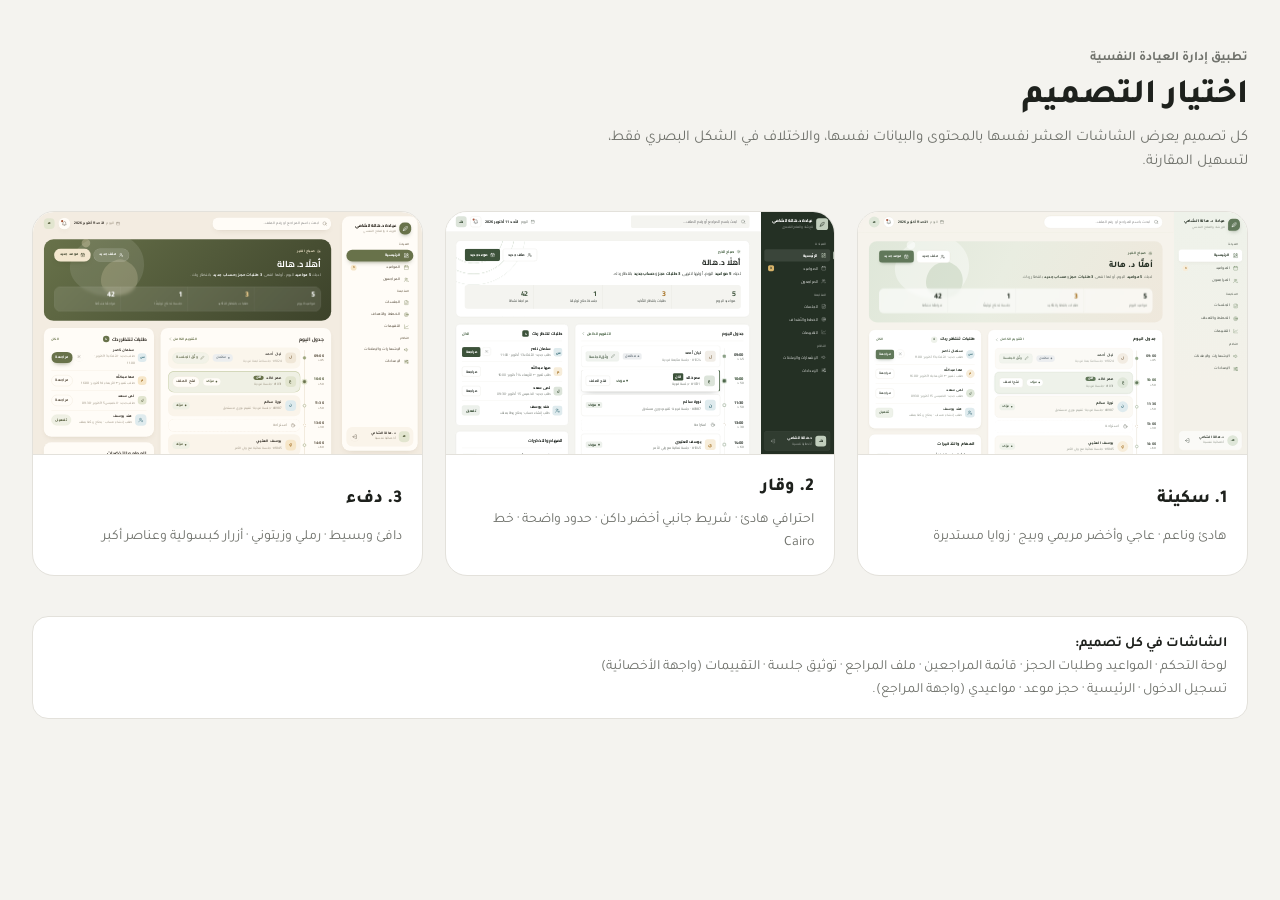
<file: index.html>
<!doctype html>
<html lang="ar" dir="rtl">

<head>
  <meta charset="utf-8">
  <meta name="viewport" content="width=device-width, initial-scale=1">
  <title>تصاميم تطبيق العيادة</title>
  <link rel="stylesheet" href="shared/gallery.css">
</head>

<body>
  <div class="wrap">
    <header class="top">
      <div>
        <div class="eyebrow">تطبيق إدارة العيادة النفسية</div>
        <h1>اختيار التصميم</h1>
        <p class="lead">كل تصميم يعرض الشاشات العشر نفسها بالمحتوى والبيانات نفسها، والاختلاف في الشكل البصري فقط،
          لتسهيل المقارنة.</p>
      </div>
    </header>

    <div class="designs" id="designs"></div>

    <p class="note"><b>الشاشات في كل تصميم:</b> <br> لوحة التحكم · المواعيد وطلبات الحجز · قائمة المراجعين · ملف المراجع
      · توثيق جلسة · التقييمات (واجهة الأخصائية) <br> تسجيل الدخول · الرئيسية · حجز موعد · مواعيدي (واجهة المراجع).</p>
  </div>
  <script>
    // لإضافة تصميم جديد: أضف سطرًا هنا بمسار مجلده (بعد نسخ مجلد 01-sakina وتغيير style.css فقط)
    const DESIGNS = [
      { dir: '01-sakina', name: 'سكينة', desc: 'هادئ وناعم · عاجي وأخضر مريمي وبيج · زوايا مستديرة' },
      { dir: '02-waqar', name: 'وقار', desc: 'احترافي هادئ · شريط جانبي أخضر داكن · حدود واضحة · خط Cairo' },
      { dir: '03-dafa', name: 'دفء', desc: 'دافئ وبسيط · رملي وزيتوني · أزرار كبسولية وعناصر أكبر' }
    ];
    const el = document.getElementById('designs');
    el.innerHTML = DESIGNS.map((d, i) => d.dir ? `
    <a class="design" href="${d.dir}/index.html">
      <div class="thumb"><iframe src="${d.dir}/01-dashboard.html" width="1440" height="900" loading="lazy" tabindex="-1" title="${d.name}"></iframe></div>
      <div class="body"><b>${i + 1}. ${d.name}</b><p>${d.desc}</p></div>
    </a>` : `
    <div class="design soon"><div class="thumb">قريبًا</div><div class="body"><b>${d.name}</b><p>${d.desc}</p></div></div>`).join('');
    const fit = () => document.querySelectorAll('.thumb iframe').forEach(f => f.style.transform = `scale(${f.parentElement.clientWidth / f.width})`);
    fit(); addEventListener('resize', fit);
  </script>
</body>

</html>
</file>
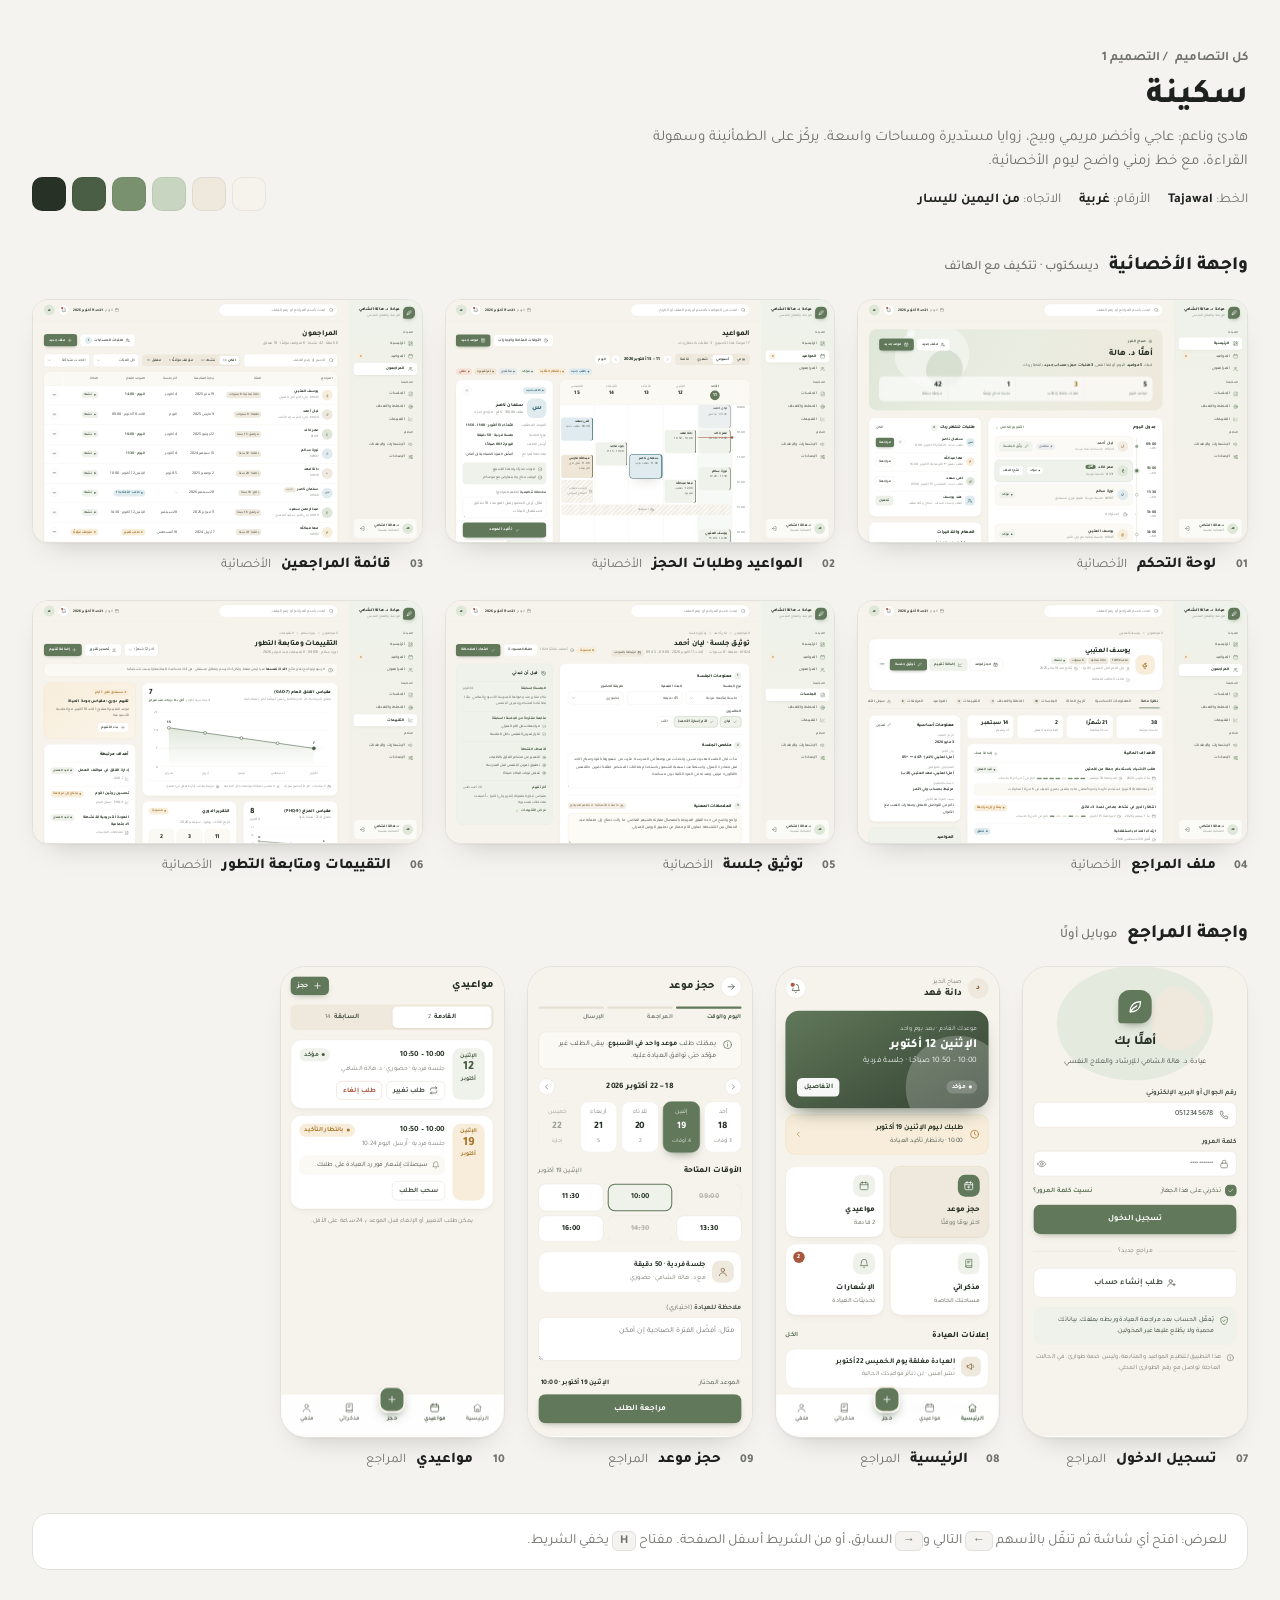
<file: 01-sakina/index.html>
<!doctype html>
<html lang="ar" dir="rtl">
<head>
<meta charset="utf-8">
<meta name="viewport" content="width=device-width, initial-scale=1">
<title>التصميم 1 · سكينة</title>
<link rel="stylesheet" href="../shared/gallery.css">
<script src="../shared/present.js"></script>
<script src="../shared/gallery.js"></script>
</head>
<body>
<div class="wrap">
  <header class="top">
    <div>
      <div class="eyebrow"><a href="../index.html">كل التصاميم</a> / التصميم 1</div>
      <h1>سكينة</h1>
      <p class="lead">هادئ وناعم: عاجي وأخضر مريمي وبيج، زوايا مستديرة ومساحات واسعة. يركّز على الطمأنينة وسهولة القراءة، مع خط زمني واضح ليوم الأخصائية.</p>
      <div class="meta"><span>الخط: <b>Tajawal</b></span><span>الأرقام: <b>غربية</b></span><span>الاتجاه: <b>من اليمين لليسار</b></span></div>
    </div>
    <div class="swatches" title="لوحة الألوان">
      <i style="background:#F6F3EC"></i><i style="background:#EFE8DC"></i><i style="background:#C8D5C0"></i><i style="background:#7A9170"></i><i style="background:#4A5E45"></i><i style="background:#273126"></i>
    </div>
  </header>

  <h2>واجهة الأخصائية <small>ديسكتوب · تتكيف مع الهاتف</small></h2>
  <div class="grid desk" id="desk"></div>

  <h2>واجهة المراجع <small>موبايل أولًا</small></h2>
  <div class="grid mob" id="mob"></div>

  <p class="note">للعرض: افتح أي شاشة ثم تنقّل بالأسهم <kbd>←</kbd> التالي و<kbd>→</kbd> السابق، أو من الشريط أسفل الصفحة. مفتاح <kbd>H</kbd> يخفي الشريط.</p>
</div>
</body>
</html>
</file>
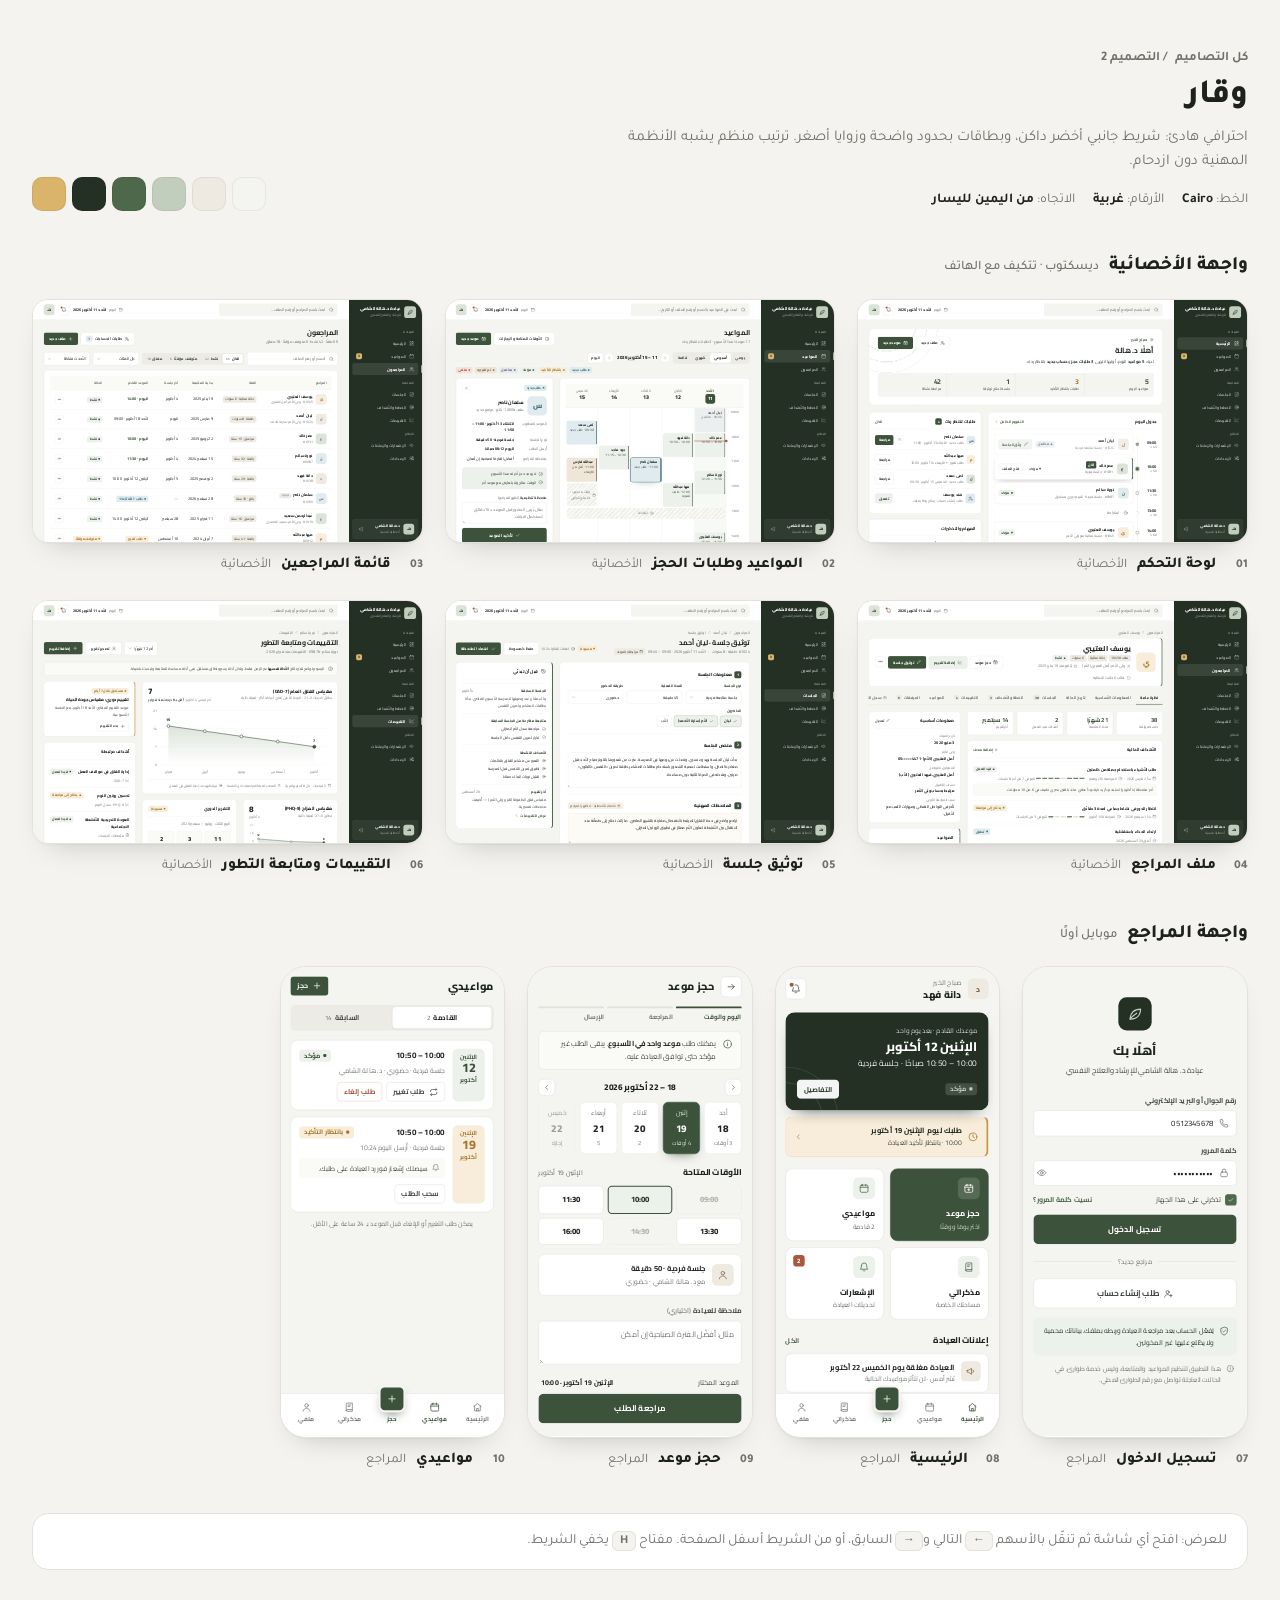
<file: 02-waqar/index.html>
<!doctype html>
<html lang="ar" dir="rtl">
<head>
<meta charset="utf-8">
<meta name="viewport" content="width=device-width, initial-scale=1">
<title>التصميم 2 · وقار</title>
<link rel="stylesheet" href="../shared/gallery.css">
<script src="../shared/present.js"></script>
<script src="../shared/gallery.js"></script>
</head>
<body>
<div class="wrap">
  <header class="top">
    <div>
      <div class="eyebrow"><a href="../index.html">كل التصاميم</a> / التصميم 2</div>
      <h1>وقار</h1>
      <p class="lead">احترافي هادئ: شريط جانبي أخضر داكن، وبطاقات بحدود واضحة وزوايا أصغر. ترتيب منظم يشبه الأنظمة المهنية دون ازدحام.</p>
      <div class="meta"><span>الخط: <b>Cairo</b></span><span>الأرقام: <b>غربية</b></span><span>الاتجاه: <b>من اليمين لليسار</b></span></div>
    </div>
    <div class="swatches" title="لوحة الألوان">
      <i style="background:#F4F4F0"></i><i style="background:#EEEAE2"></i><i style="background:#C1CEBD"></i><i style="background:#4E684B"></i><i style="background:#243024"></i><i style="background:#D9B46A"></i>
    </div>
  </header>

  <h2>واجهة الأخصائية <small>ديسكتوب · تتكيف مع الهاتف</small></h2>
  <div class="grid desk" id="desk"></div>

  <h2>واجهة المراجع <small>موبايل أولًا</small></h2>
  <div class="grid mob" id="mob"></div>

  <p class="note">للعرض: افتح أي شاشة ثم تنقّل بالأسهم <kbd>←</kbd> التالي و<kbd>→</kbd> السابق، أو من الشريط أسفل الصفحة. مفتاح <kbd>H</kbd> يخفي الشريط.</p>
</div>
</body>
</html>
</file>
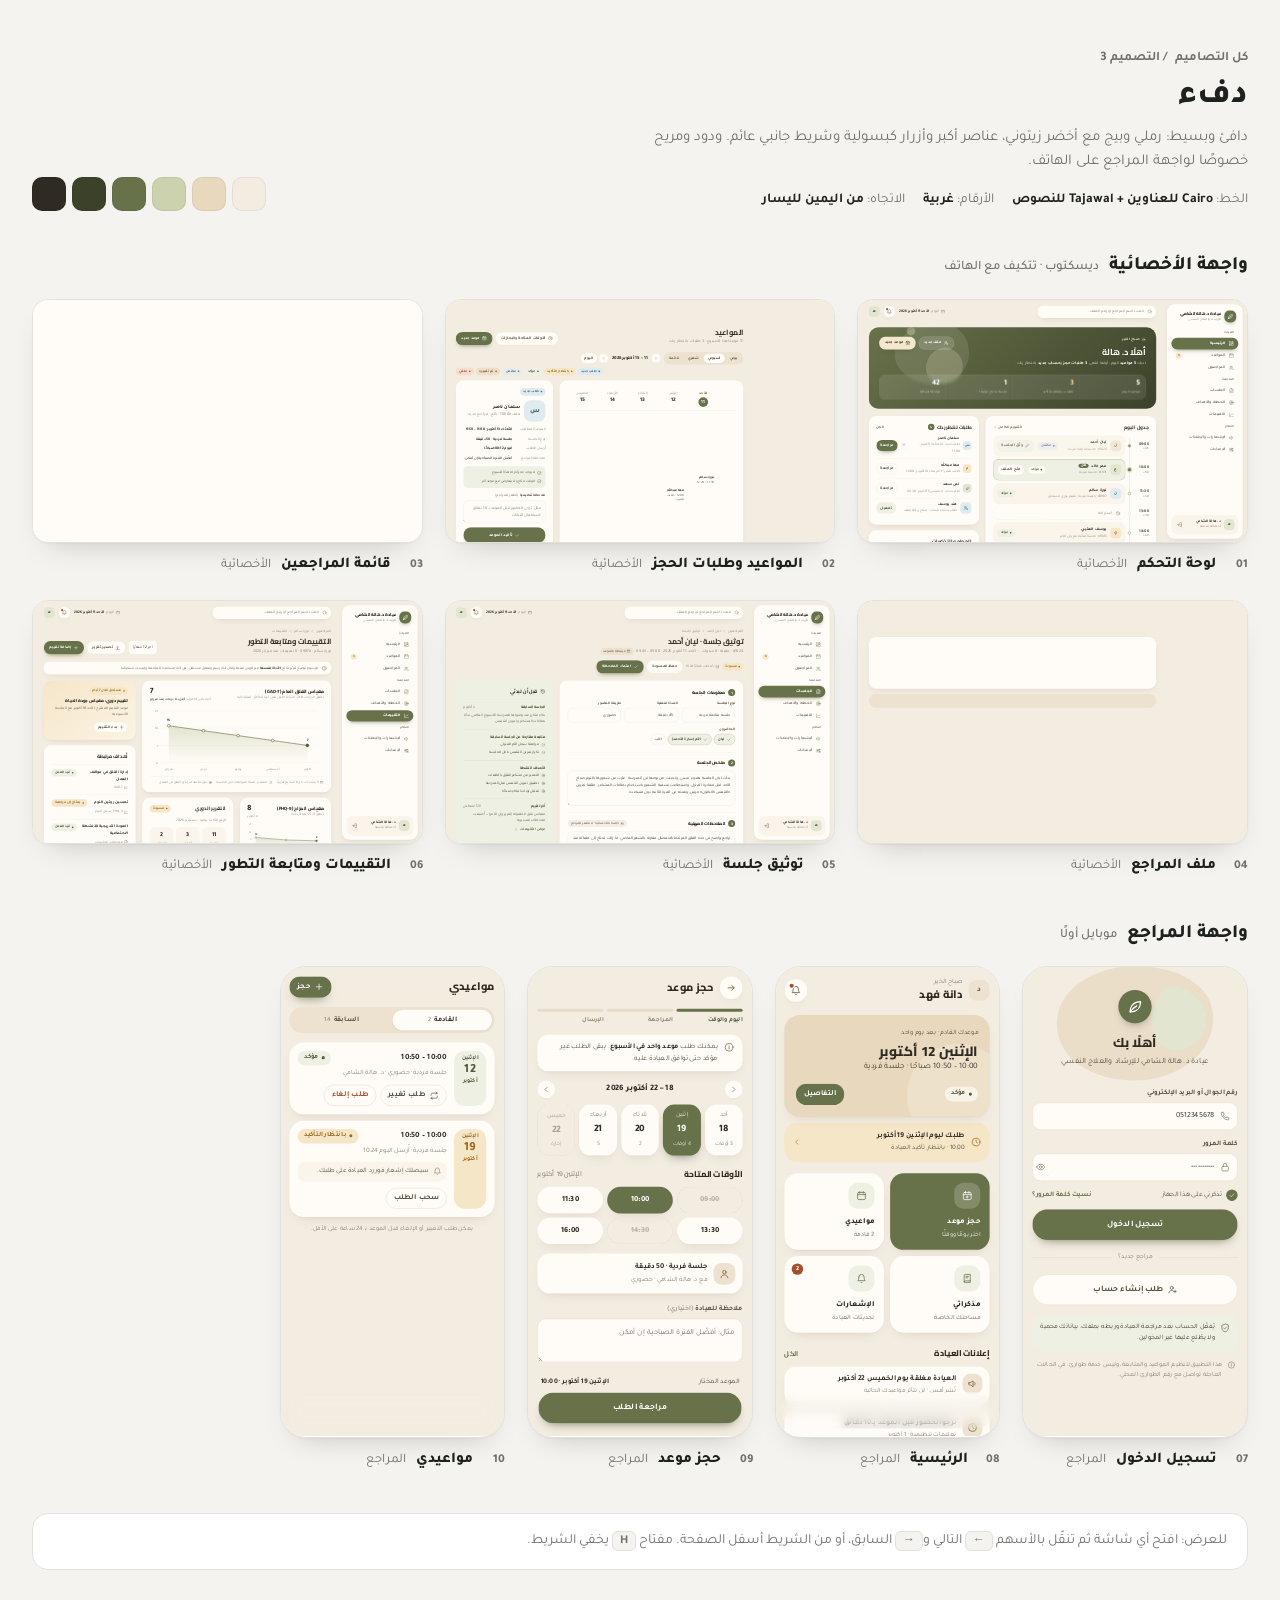
<file: 03-dafa/index.html>
<!doctype html>
<html lang="ar" dir="rtl">
<head>
<meta charset="utf-8">
<meta name="viewport" content="width=device-width, initial-scale=1">
<title>التصميم 3 · دفء</title>
<link rel="stylesheet" href="../shared/gallery.css">
<script src="../shared/present.js"></script>
<script src="../shared/gallery.js"></script>
</head>
<body>
<div class="wrap">
  <header class="top">
    <div>
      <div class="eyebrow"><a href="../index.html">كل التصاميم</a> / التصميم 3</div>
      <h1>دفء</h1>
      <p class="lead">دافئ وبسيط: رملي وبيج مع أخضر زيتوني، عناصر أكبر وأزرار كبسولية وشريط جانبي عائم. ودود ومريح خصوصًا لواجهة المراجع على الهاتف.</p>
      <div class="meta"><span>الخط: <b>Cairo للعناوين + Tajawal للنصوص</b></span><span>الأرقام: <b>غربية</b></span><span>الاتجاه: <b>من اليمين لليسار</b></span></div>
    </div>
    <div class="swatches" title="لوحة الألوان">
      <i style="background:#F3ECE1"></i><i style="background:#E8D9BE"></i><i style="background:#CCD1AE"></i><i style="background:#68724A"></i><i style="background:#3C422A"></i><i style="background:#2F2A22"></i>
    </div>
  </header>

  <h2>واجهة الأخصائية <small>ديسكتوب · تتكيف مع الهاتف</small></h2>
  <div class="grid desk" id="desk"></div>

  <h2>واجهة المراجع <small>موبايل أولًا</small></h2>
  <div class="grid mob" id="mob"></div>

  <p class="note">للعرض: افتح أي شاشة ثم تنقّل بالأسهم <kbd>←</kbd> التالي و<kbd>→</kbd> السابق، أو من الشريط أسفل الصفحة. مفتاح <kbd>H</kbd> يخفي الشريط.</p>
</div>
</body>
</html>
</file>
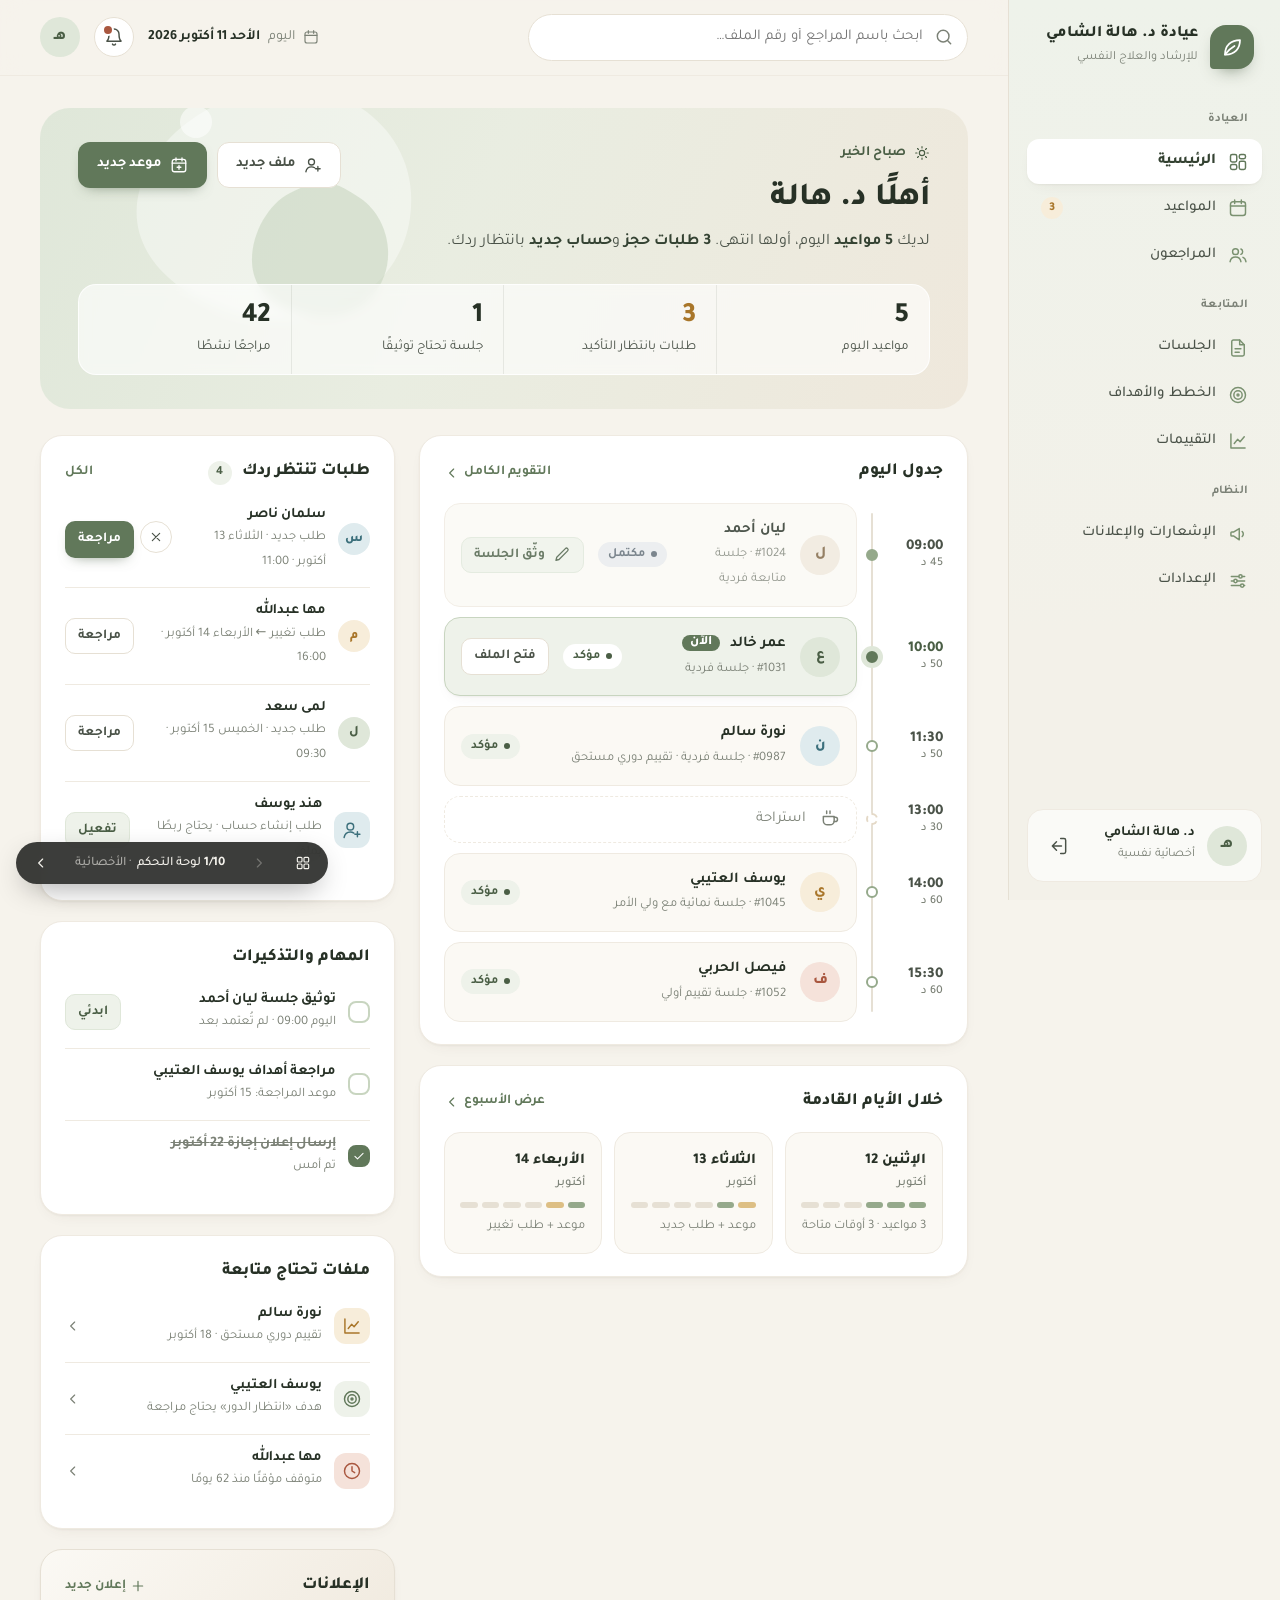
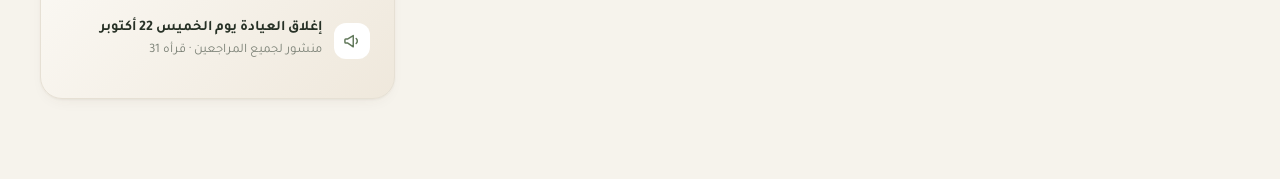
<file: 01-sakina/01-dashboard.html>
<!doctype html>
<html lang="ar" dir="rtl">
<head>
<meta charset="utf-8">
<meta name="viewport" content="width=device-width, initial-scale=1">
<title>لوحة التحكم · العيادة</title>
<link rel="stylesheet" href="style.css">
<script src="../shared/icons.js"></script>
<script src="../shared/present.js"></script>
</head>
<body class="staff">
<div class="app">

  <aside class="sidebar">
    <div class="brand">
      <span class="brand-mark"><svg class="i"><use href="#i-leaf"/></svg></span>
      <div><b>عيادة د. هالة الشامي</b><small>للإرشاد والعلاج النفسي</small></div>
    </div>
    <div class="nav-label">العيادة</div>
    <nav class="nav">
      <a href="01-dashboard.html" class="active"><svg class="i"><use href="#i-dashboard"/></svg>الرئيسية</a>
      <a href="02-calendar.html"><svg class="i"><use href="#i-calendar"/></svg>المواعيد<span class="badge">3</span></a>
      <a href="03-clients.html"><svg class="i"><use href="#i-users"/></svg>المراجعون</a>
    </nav>
    <div class="nav-label">المتابعة</div>
    <nav class="nav">
      <a href="05-session-note.html"><svg class="i"><use href="#i-note"/></svg>الجلسات</a>
      <a href="04-client-file.html" class="secondary"><svg class="i"><use href="#i-target"/></svg>الخطط والأهداف</a>
      <a href="06-assessments.html"><svg class="i"><use href="#i-chart"/></svg>التقييمات</a>
    </nav>
    <div class="nav-label">النظام</div>
    <nav class="nav">
      <a href="#" class="secondary"><svg class="i"><use href="#i-megaphone"/></svg>الإشعارات والإعلانات</a>
      <a href="#" class="secondary"><svg class="i"><use href="#i-settings"/></svg>الإعدادات</a>
    </nav>
    <div class="sidebar-foot">
      <span class="avatar">هـ</span>
      <div><b>د. هالة الشامي</b><small>أخصائية نفسية</small></div>
      <button class="icon-btn" title="تسجيل الخروج"><svg class="i"><use href="#i-logout"/></svg></button>
    </div>
  </aside>

  <div class="main">
    <header class="topbar">
      <div class="search input-icon">
        <svg class="i"><use href="#i-search"/></svg>
        <input class="input" type="search" placeholder="ابحث باسم المراجع أو رقم الملف…">
      </div>
      <div class="today"><svg class="i sm"><use href="#i-calendar"/></svg><span>اليوم</span> <b class="num">الأحد 11 أكتوبر 2026</b></div>
      <button class="icon-btn" title="الإشعارات"><svg class="i"><use href="#i-bell"/></svg><span class="dot"></span></button>
      <span class="avatar">هـ</span>
    </header>

    <main class="content">

      <!-- ترحيب + ملخص اليوم -->
      <section class="hello">
        <svg class="blob" viewBox="0 0 420 300" aria-hidden="true">
          <path d="M310 40c60 10 110 60 100 130s-80 110-150 100S120 210 140 140 250 30 310 40z" fill="#fff" opacity=".38"/>
          <path d="M360 150c30 20 40 70 10 100s-90 20-110-10 0-80 30-95 40-15 70 5z" fill="#C8D5C0" opacity=".6"/>
          <circle cx="196" cy="74" r="16" fill="#fff" opacity=".55"/>
        </svg>
        <div class="hello-top">
          <div>
            <span class="eyebrow"><svg class="i sm"><use href="#i-sun"/></svg> صباح الخير</span>
            <h1>أهلًا د. هالة</h1>
            <p>لديك <b>5 مواعيد</b> اليوم، أولها انتهى. <b>3 طلبات حجز</b> و<b>حساب جديد</b> بانتظار ردك.</p>
          </div>
          <div class="actions">
            <a class="btn btn-ghost" href="03-clients.html"><svg class="i"><use href="#i-user-plus"/></svg>ملف جديد</a>
            <a class="btn btn-primary" href="02-calendar.html"><svg class="i"><use href="#i-calendar-plus"/></svg>موعد جديد</a>
          </div>
        </div>
        <div class="hello-stats">
          <a href="02-calendar.html"><b class="num">5</b><span>مواعيد اليوم</span></a>
          <a href="02-calendar.html" class="warn"><b class="num">3</b><span>طلبات بانتظار التأكيد</span></a>
          <a href="05-session-note.html"><b class="num">1</b><span>جلسة تحتاج توثيقًا</span></a>
          <a href="03-clients.html"><b class="num">42</b><span>مراجعًا نشطًا</span></a>
        </div>
      </section>

      <div class="dash-grid">
        <div class="stack">

          <!-- جدول اليوم -->
          <section class="card">
            <div class="card-head">
              <h2>جدول اليوم</h2>
              <a class="link" href="02-calendar.html">التقويم الكامل <svg class="i sm"><use href="#i-chev-l"/></svg></a>
            </div>
            <div class="day">
              <div class="slot done">
                <time class="num">09:00<small>45 د</small></time>
                <a class="slot-card" href="05-session-note.html">
                  <span class="avatar av-2">ل</span>
                  <span class="who"><b>ليان أحمد</b><span>#1024 · جلسة متابعة فردية</span></span>
                  <span class="chip st-done">مكتمل</span>
                  <span class="btn btn-soft btn-sm"><svg class="i"><use href="#i-edit"/></svg>وثّق الجلسة</span>
                </a>
              </div>
              <div class="slot now">
                <time class="num">10:00<small>50 د</small></time>
                <a class="slot-card" href="04-client-file.html">
                  <span class="avatar">ع</span>
                  <span class="who"><b>عمر خالد <span class="now-pill">الآن</span></b><span>#1031 · جلسة فردية</span></span>
                  <span class="chip st-confirmed">مؤكد</span>
                  <span class="btn btn-ghost btn-sm">فتح الملف</span>
                </a>
              </div>
              <div class="slot">
                <time class="num">11:30<small>50 د</small></time>
                <a class="slot-card" href="06-assessments.html">
                  <span class="avatar av-3">ن</span>
                  <span class="who"><b>نورة سالم</b><span>#0987 · جلسة فردية · تقييم دوري مستحق</span></span>
                  <span class="chip st-confirmed">مؤكد</span>
                </a>
              </div>
              <div class="slot break">
                <time class="num">13:00<small>30 د</small></time>
                <div class="slot-card"><svg class="i"><use href="#i-coffee"/></svg> استراحة</div>
              </div>
              <div class="slot">
                <time class="num">14:00<small>60 د</small></time>
                <a class="slot-card" href="04-client-file.html">
                  <span class="avatar av-4">ي</span>
                  <span class="who"><b>يوسف العتيبي</b><span>#1045 · جلسة نمائية مع ولي الأمر</span></span>
                  <span class="chip st-confirmed">مؤكد</span>
                </a>
              </div>
              <div class="slot">
                <time class="num">15:30<small>60 د</small></time>
                <a class="slot-card" href="04-client-file.html">
                  <span class="avatar av-5">ف</span>
                  <span class="who"><b>فيصل الحربي</b><span>#1052 · جلسة تقييم أولي</span></span>
                  <span class="chip st-confirmed">مؤكد</span>
                </a>
              </div>
            </div>
          </section>

          <!-- الأيام القادمة -->
          <section class="card">
            <div class="card-head">
              <h2>خلال الأيام القادمة</h2>
              <a class="link" href="02-calendar.html">عرض الأسبوع <svg class="i sm"><use href="#i-chev-l"/></svg></a>
            </div>
            <div class="upcoming">
              <a href="02-calendar.html">
                <span class="d">الإثنين <span class="num">12</span><small>أكتوبر</small></span>
                <span class="bars"><i></i><i></i><i></i><i class="free"></i><i class="free"></i><i class="free"></i></span>
                <span class="meta num">3 مواعيد · 3 أوقات متاحة</span>
              </a>
              <a href="02-calendar.html">
                <span class="d">الثلاثاء <span class="num">13</span><small>أكتوبر</small></span>
                <span class="bars"><i class="p"></i><i></i><i class="free"></i><i class="free"></i><i class="free"></i><i class="free"></i></span>
                <span class="meta num">موعد + طلب جديد</span>
              </a>
              <a href="02-calendar.html">
                <span class="d">الأربعاء <span class="num">14</span><small>أكتوبر</small></span>
                <span class="bars"><i></i><i class="p"></i><i class="free"></i><i class="free"></i><i class="free"></i><i class="free"></i></span>
                <span class="meta num">موعد + طلب تغيير</span>
              </a>
            </div>
          </section>
        </div>

        <div class="stack">
          <!-- طلبات الحجز -->
          <section class="card">
            <div class="card-head">
              <h2>طلبات تنتظر ردك <span class="count num">4</span></h2>
              <a class="link" href="02-calendar.html">الكل</a>
            </div>
            <div class="rows">
              <div class="row">
                <span class="avatar sm av-3">س</span>
                <div class="grow"><b>سلمان ناصر</b><span class="num">طلب جديد · الثلاثاء 13 أكتوبر · 11:00</span></div>
                <div class="acts">
                  <button class="icon-btn sm" title="رفض"><svg class="i"><use href="#i-x"/></svg></button>
                  <a class="btn btn-primary btn-sm" href="02-calendar.html">مراجعة</a>
                </div>
              </div>
              <div class="row">
                <span class="avatar sm av-4">م</span>
                <div class="grow"><b>مها عبدالله</b><span class="num">طلب تغيير ← الأربعاء 14 أكتوبر · 16:00</span></div>
                <div class="acts"><a class="btn btn-ghost btn-sm" href="02-calendar.html">مراجعة</a></div>
              </div>
              <div class="row">
                <span class="avatar sm">ل</span>
                <div class="grow"><b>لمى سعد</b><span class="num">طلب جديد · الخميس 15 أكتوبر · 09:30</span></div>
                <div class="acts"><a class="btn btn-ghost btn-sm" href="02-calendar.html">مراجعة</a></div>
              </div>
              <div class="row">
                <span class="ico teal"><svg class="i"><use href="#i-user-plus"/></svg></span>
                <div class="grow"><b>هند يوسف</b><span>طلب إنشاء حساب · يحتاج ربطًا بملف</span></div>
                <div class="acts"><a class="btn btn-soft btn-sm" href="03-clients.html">تفعيل</a></div>
              </div>
            </div>
          </section>

          <!-- المهام -->
          <section class="card">
            <div class="card-head"><h2>المهام والتذكيرات</h2></div>
            <div class="rows">
              <div class="row">
                <span class="check"><svg class="i"><use href="#i-check"/></svg></span>
                <div class="grow"><b>توثيق جلسة ليان أحمد</b><span class="num">اليوم 09:00 · لم تُعتمد بعد</span></div>
                <a class="btn btn-soft btn-sm" href="05-session-note.html">ابدئي</a>
              </div>
              <div class="row">
                <span class="check"><svg class="i"><use href="#i-check"/></svg></span>
                <div class="grow"><b>مراجعة أهداف يوسف العتيبي</b><span class="num">موعد المراجعة: 15 أكتوبر</span></div>
              </div>
              <div class="row">
                <span class="check on"><svg class="i"><use href="#i-check"/></svg></span>
                <div class="grow"><b style="text-decoration:line-through;color:var(--muted)">إرسال إعلان إجازة 22 أكتوبر</b><span>تم أمس</span></div>
              </div>
            </div>
          </section>

          <!-- ملفات تحتاج متابعة -->
          <section class="card">
            <div class="card-head"><h2>ملفات تحتاج متابعة</h2></div>
            <div class="rows">
              <a class="row" href="06-assessments.html">
                <span class="ico amber"><svg class="i"><use href="#i-chart"/></svg></span>
                <div class="grow"><b>نورة سالم</b><span class="num">تقييم دوري مستحق · 18 أكتوبر</span></div>
                <svg class="i sm muted"><use href="#i-chev-l"/></svg>
              </a>
              <a class="row" href="04-client-file.html">
                <span class="ico"><svg class="i"><use href="#i-target"/></svg></span>
                <div class="grow"><b>يوسف العتيبي</b><span>هدف «انتظار الدور» يحتاج مراجعة</span></div>
                <svg class="i sm muted"><use href="#i-chev-l"/></svg>
              </a>
              <a class="row" href="03-clients.html">
                <span class="ico clay"><svg class="i"><use href="#i-clock"/></svg></span>
                <div class="grow"><b>مها عبدالله</b><span class="num">متوقف مؤقتًا منذ 62 يومًا</span></div>
                <svg class="i sm muted"><use href="#i-chev-l"/></svg>
              </a>
            </div>
          </section>

          <!-- إعلان -->
          <section class="card announce">
            <div class="card-head">
              <h2>الإعلانات</h2>
              <a class="link" href="#"><svg class="i sm"><use href="#i-plus"/></svg>إعلان جديد</a>
            </div>
            <div class="rows">
              <div class="row">
                <span class="ico"><svg class="i"><use href="#i-megaphone"/></svg></span>
                <div class="grow"><b>إغلاق العيادة يوم الخميس 22 أكتوبر</b><span class="num">منشور لجميع المراجعين · قرأه 31</span></div>
              </div>
            </div>
          </section>
        </div>
      </div>
    </main>
  </div>
</div>
</body>
</html>
</file>
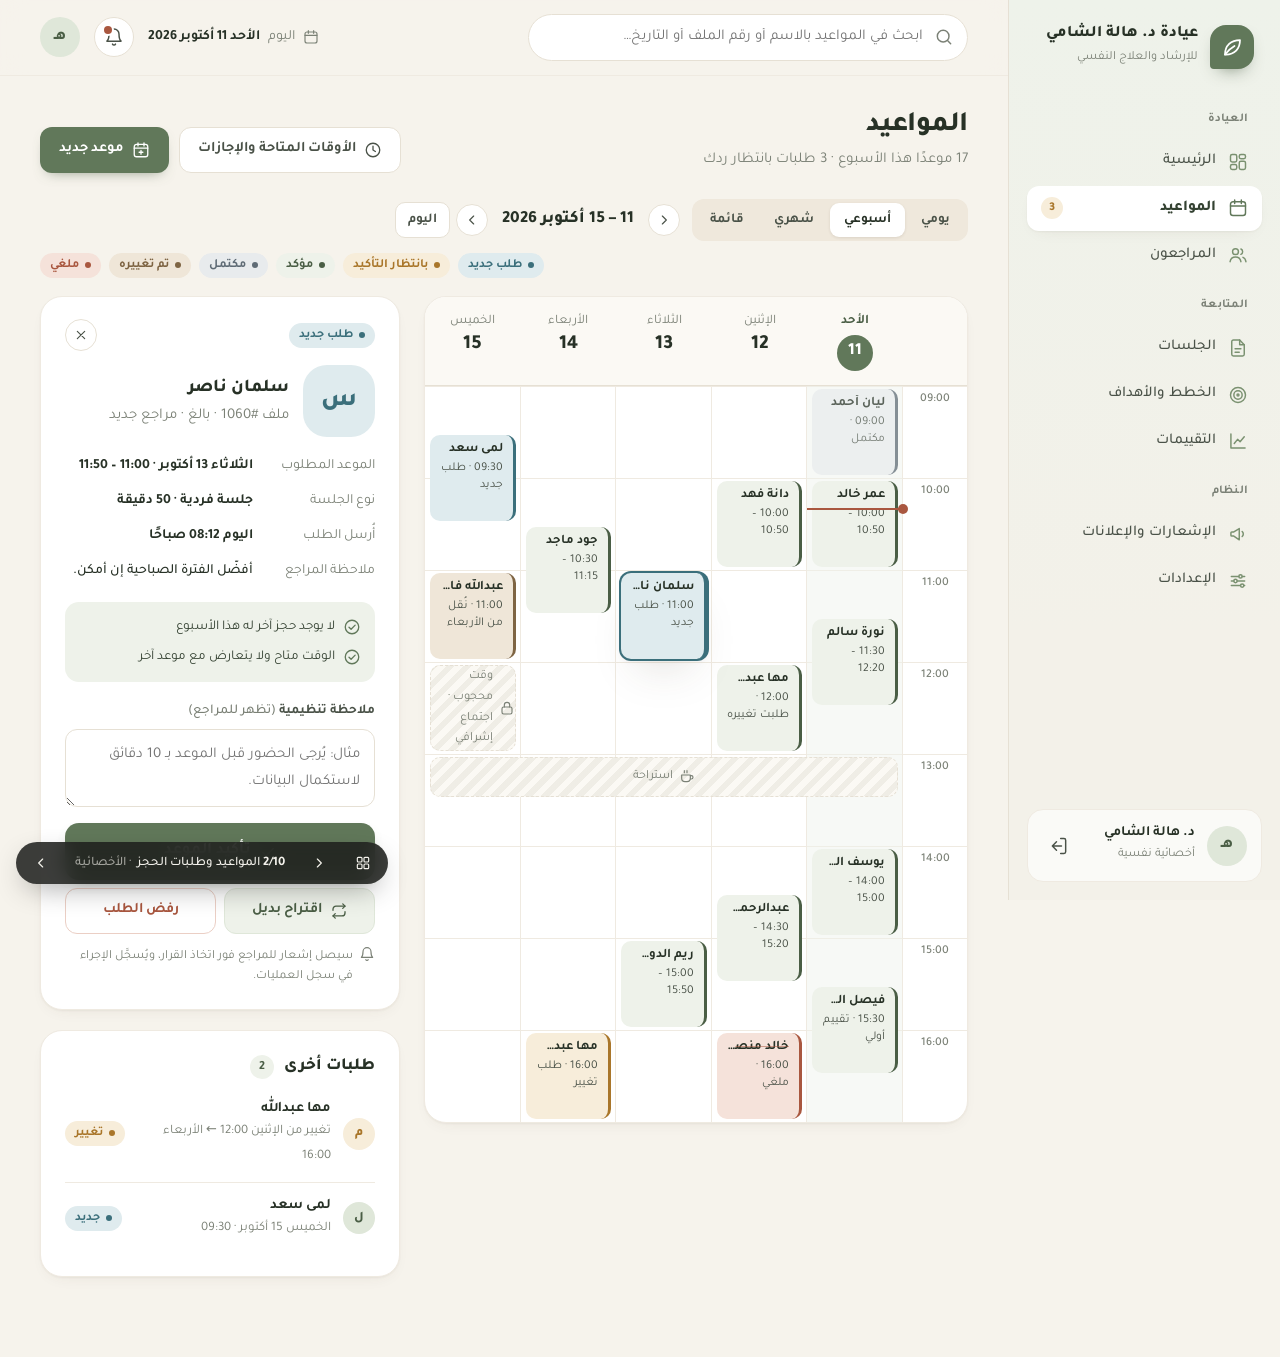
<file: 01-sakina/02-calendar.html>
<!doctype html>
<html lang="ar" dir="rtl">
<head>
<meta charset="utf-8">
<meta name="viewport" content="width=device-width, initial-scale=1">
<title>المواعيد · العيادة</title>
<link rel="stylesheet" href="style.css">
<script src="../shared/icons.js"></script>
<script src="../shared/present.js"></script>
</head>
<body class="staff">
<div class="app">

  <aside class="sidebar">
    <div class="brand">
      <span class="brand-mark"><svg class="i"><use href="#i-leaf"/></svg></span>
      <div><b>عيادة د. هالة الشامي</b><small>للإرشاد والعلاج النفسي</small></div>
    </div>
    <div class="nav-label">العيادة</div>
    <nav class="nav">
      <a href="01-dashboard.html"><svg class="i"><use href="#i-dashboard"/></svg>الرئيسية</a>
      <a href="02-calendar.html" class="active"><svg class="i"><use href="#i-calendar"/></svg>المواعيد<span class="badge">3</span></a>
      <a href="03-clients.html"><svg class="i"><use href="#i-users"/></svg>المراجعون</a>
    </nav>
    <div class="nav-label">المتابعة</div>
    <nav class="nav">
      <a href="05-session-note.html"><svg class="i"><use href="#i-note"/></svg>الجلسات</a>
      <a href="04-client-file.html" class="secondary"><svg class="i"><use href="#i-target"/></svg>الخطط والأهداف</a>
      <a href="06-assessments.html"><svg class="i"><use href="#i-chart"/></svg>التقييمات</a>
    </nav>
    <div class="nav-label">النظام</div>
    <nav class="nav">
      <a href="#" class="secondary"><svg class="i"><use href="#i-megaphone"/></svg>الإشعارات والإعلانات</a>
      <a href="#" class="secondary"><svg class="i"><use href="#i-settings"/></svg>الإعدادات</a>
    </nav>
    <div class="sidebar-foot">
      <span class="avatar">هـ</span>
      <div><b>د. هالة الشامي</b><small>أخصائية نفسية</small></div>
      <button class="icon-btn" title="تسجيل الخروج"><svg class="i"><use href="#i-logout"/></svg></button>
    </div>
  </aside>

  <div class="main">
    <header class="topbar">
      <div class="search input-icon">
        <svg class="i"><use href="#i-search"/></svg>
        <input class="input" type="search" placeholder="ابحث في المواعيد بالاسم أو رقم الملف أو التاريخ…">
      </div>
      <div class="today"><svg class="i sm"><use href="#i-calendar"/></svg><span>اليوم</span> <b class="num">الأحد 11 أكتوبر 2026</b></div>
      <button class="icon-btn" title="الإشعارات"><svg class="i"><use href="#i-bell"/></svg><span class="dot"></span></button>
      <span class="avatar">هـ</span>
    </header>

    <main class="content">
      <div class="page-head">
        <div>
          <h1>المواعيد</h1>
          <p class="sub num">17 موعدًا هذا الأسبوع · 3 طلبات بانتظار ردك</p>
        </div>
        <div class="actions">
          <a class="btn btn-ghost" href="#"><svg class="i"><use href="#i-clock"/></svg>الأوقات المتاحة والإجازات</a>
          <a class="btn btn-primary" href="#"><svg class="i"><use href="#i-calendar-plus"/></svg>موعد جديد</a>
        </div>
      </div>

      <div class="cal-tools">
        <div class="seg" role="tablist">
          <button>يومي</button>
          <button class="on">أسبوعي</button>
          <button>شهري</button>
          <button>قائمة</button>
        </div>
        <div class="week-nav">
          <button class="icon-btn sm" title="الأسبوع السابق"><svg class="i"><use href="#i-chev-r"/></svg></button>
          <b class="num">11 – 15 أكتوبر 2026</b>
          <button class="icon-btn sm" title="الأسبوع التالي"><svg class="i"><use href="#i-chev-l"/></svg></button>
          <button class="btn btn-ghost btn-sm">اليوم</button>
        </div>
        <div class="legend">
          <span class="chip st-new">طلب جديد</span>
          <span class="chip st-pending">بانتظار التأكيد</span>
          <span class="chip st-confirmed">مؤكد</span>
          <span class="chip st-done">مكتمل</span>
          <span class="chip st-changed">تم تغييره</span>
          <span class="chip st-cancelled">ملغي</span>
        </div>
      </div>

      <div class="cal-layout">
        <!-- التقويم الأسبوعي -->
        <section class="card cal">
          <div class="cal-head">
            <div></div>
            <div class="today">الأحد<b class="num">11</b></div>
            <div>الإثنين<b class="num">12</b></div>
            <div>الثلاثاء<b class="num">13</b></div>
            <div>الأربعاء<b class="num">14</b></div>
            <div>الخميس<b class="num">15</b></div>
          </div>
          <div class="cal-body num">
            <!-- خلفية الأعمدة -->
            <div class="col today" style="grid-column:2"></div>
            <div class="col" style="grid-column:3"></div>
            <div class="col" style="grid-column:4"></div>
            <div class="col" style="grid-column:5"></div>
            <div class="col" style="grid-column:6"></div>
            <!-- الساعات (كل صف = 30 دقيقة، يبدأ 09:00) -->
            <div class="t" style="grid-row:1/span 2">09:00</div>
            <div class="t" style="grid-row:3/span 2">10:00</div>
            <div class="t" style="grid-row:5/span 2">11:00</div>
            <div class="t" style="grid-row:7/span 2">12:00</div>
            <div class="t" style="grid-row:9/span 2">13:00</div>
            <div class="t" style="grid-row:11/span 2">14:00</div>
            <div class="t" style="grid-row:13/span 2">15:00</div>
            <div class="t" style="grid-row:15/span 2">16:00</div>

            <!-- استراحة يومية -->
            <div class="cal-block" style="grid-column:2/7;grid-row:9"><svg class="i sm"><use href="#i-coffee"/></svg>استراحة</div>

            <!-- الأحد -->
            <div class="ev st-done" style="grid-column:2;grid-row:1/span 2"><b>ليان أحمد</b><span>09:00 · مكتمل</span></div>
            <div class="ev st-confirmed" style="grid-column:2;grid-row:3/span 2"><b>عمر خالد</b><span>10:00 – 10:50</span></div>
            <div class="now-line" title="الآن 10:20"></div>
            <div class="ev st-confirmed" style="grid-column:2;grid-row:6/span 2"><b>نورة سالم</b><span>11:30 – 12:20</span></div>
            <div class="ev st-confirmed" style="grid-column:2;grid-row:11/span 2"><b>يوسف العتيبي</b><span>14:00 – 15:00</span></div>
            <div class="ev st-confirmed" style="grid-column:2;grid-row:14/span 2"><b>فيصل الحربي</b><span>15:30 · تقييم أولي</span></div>
            <!-- الإثنين -->
            <div class="ev st-confirmed" style="grid-column:3;grid-row:3/span 2"><b>دانة فهد</b><span>10:00 – 10:50</span></div>
            <div class="ev st-confirmed" style="grid-column:3;grid-row:7/span 2"><b>مها عبدالله</b><span>12:00 · طلبت تغييره</span></div>
            <div class="ev st-cancelled" style="grid-column:3;grid-row:15/span 2"><b>خالد منصور</b><span>16:00 · ملغي</span></div>
            <div class="ev st-confirmed" style="grid-column:3;grid-row:12/span 2"><b>عبدالرحمن سعيد</b><span>14:30 – 15:20</span></div>
            <!-- الثلاثاء -->
            <div class="ev st-new selected" style="grid-column:4;grid-row:5/span 2"><b>سلمان ناصر</b><span>11:00 · طلب جديد</span></div>
            <div class="ev st-confirmed" style="grid-column:4;grid-row:13/span 2"><b>ريم الدوسري</b><span>15:00 – 15:50</span></div>
            <!-- الأربعاء -->
            <div class="ev st-confirmed" style="grid-column:5;grid-row:4/span 2"><b>جود ماجد</b><span>10:30 – 11:15</span></div>
            <div class="ev st-pending" style="grid-column:5;grid-row:15/span 2"><b>مها عبدالله</b><span>16:00 · طلب تغيير</span></div>
            <!-- الخميس -->
            <div class="ev st-new" style="grid-column:6;grid-row:2/span 2"><b>لمى سعد</b><span>09:30 · طلب جديد</span></div>
            <div class="ev st-changed" style="grid-column:6;grid-row:5/span 2"><b>عبدالله فارس</b><span>11:00 · نُقل من الأربعاء</span></div>
            <div class="cal-block" style="grid-column:6;grid-row:7/span 2"><svg class="i sm"><use href="#i-lock"/></svg>وقت محجوب · اجتماع إشرافي</div>
          </div>
        </section>

        <!-- تفاصيل الطلب المحدد -->
        <aside class="stack">
          <section class="card detail">
            <div class="card-head" style="margin-bottom:0">
              <span class="chip st-new">طلب جديد</span>
              <button class="icon-btn sm" title="إغلاق"><svg class="i"><use href="#i-x"/></svg></button>
            </div>
            <div class="who">
              <span class="avatar lg av-3">س</span>
              <div><b>سلمان ناصر</b><span class="muted num">ملف #1060 · بالغ · مراجع جديد</span></div>
            </div>
            <div class="dl num">
              <div><span class="k">الموعد المطلوب</span><span class="v">الثلاثاء 13 أكتوبر · 11:00 – 11:50</span></div>
              <div><span class="k">نوع الجلسة</span><span class="v">جلسة فردية · 50 دقيقة</span></div>
              <div><span class="k">أُرسل الطلب</span><span class="v">اليوم 08:12 صباحًا</span></div>
              <div><span class="k">ملاحظة المراجع</span><span class="v" style="font-weight:500">أفضّل الفترة الصباحية إن أمكن.</span></div>
            </div>
            <div class="checks">
              <div><svg class="i"><use href="#i-check-circle"/></svg>لا يوجد حجز آخر له هذا الأسبوع</div>
              <div><svg class="i"><use href="#i-check-circle"/></svg>الوقت متاح ولا يتعارض مع موعد آخر</div>
            </div>
            <div class="field">
              <label for="org">ملاحظة تنظيمية <span class="muted" style="font-weight:500">(تظهر للمراجع)</span></label>
              <textarea id="org" class="textarea" style="min-height:76px" placeholder="مثال: يُرجى الحضور قبل الموعد بـ 10 دقائق لاستكمال البيانات."></textarea>
            </div>
            <div class="btns">
              <button class="btn btn-primary btn-lg btn-block"><svg class="i"><use href="#i-check"/></svg>تأكيد الموعد</button>
              <div class="two">
                <button class="btn btn-soft"><svg class="i"><use href="#i-repeat"/></svg>اقتراح بديل</button>
                <button class="btn btn-danger">رفض الطلب</button>
              </div>
            </div>
            <p class="hint" style="margin-top:12px;display:flex;gap:6px"><svg class="i sm"><use href="#i-bell"/></svg>سيصل إشعار للمراجع فور اتخاذ القرار، ويُسجَّل الإجراء في سجل العمليات.</p>
          </section>

          <section class="card">
            <div class="card-head"><h2>طلبات أخرى <span class="count num">2</span></h2></div>
            <div class="rows">
              <div class="row">
                <span class="avatar sm av-4">م</span>
                <div class="grow"><b>مها عبدالله</b><span class="num">تغيير من الإثنين 12:00 ← الأربعاء 16:00</span></div>
                <span class="chip st-pending">تغيير</span>
              </div>
              <div class="row">
                <span class="avatar sm">ل</span>
                <div class="grow"><b>لمى سعد</b><span class="num">الخميس 15 أكتوبر · 09:30</span></div>
                <span class="chip st-new">جديد</span>
              </div>
            </div>
          </section>
        </aside>
      </div>
    </main>
  </div>
</div>
</body>
</html>
</file>
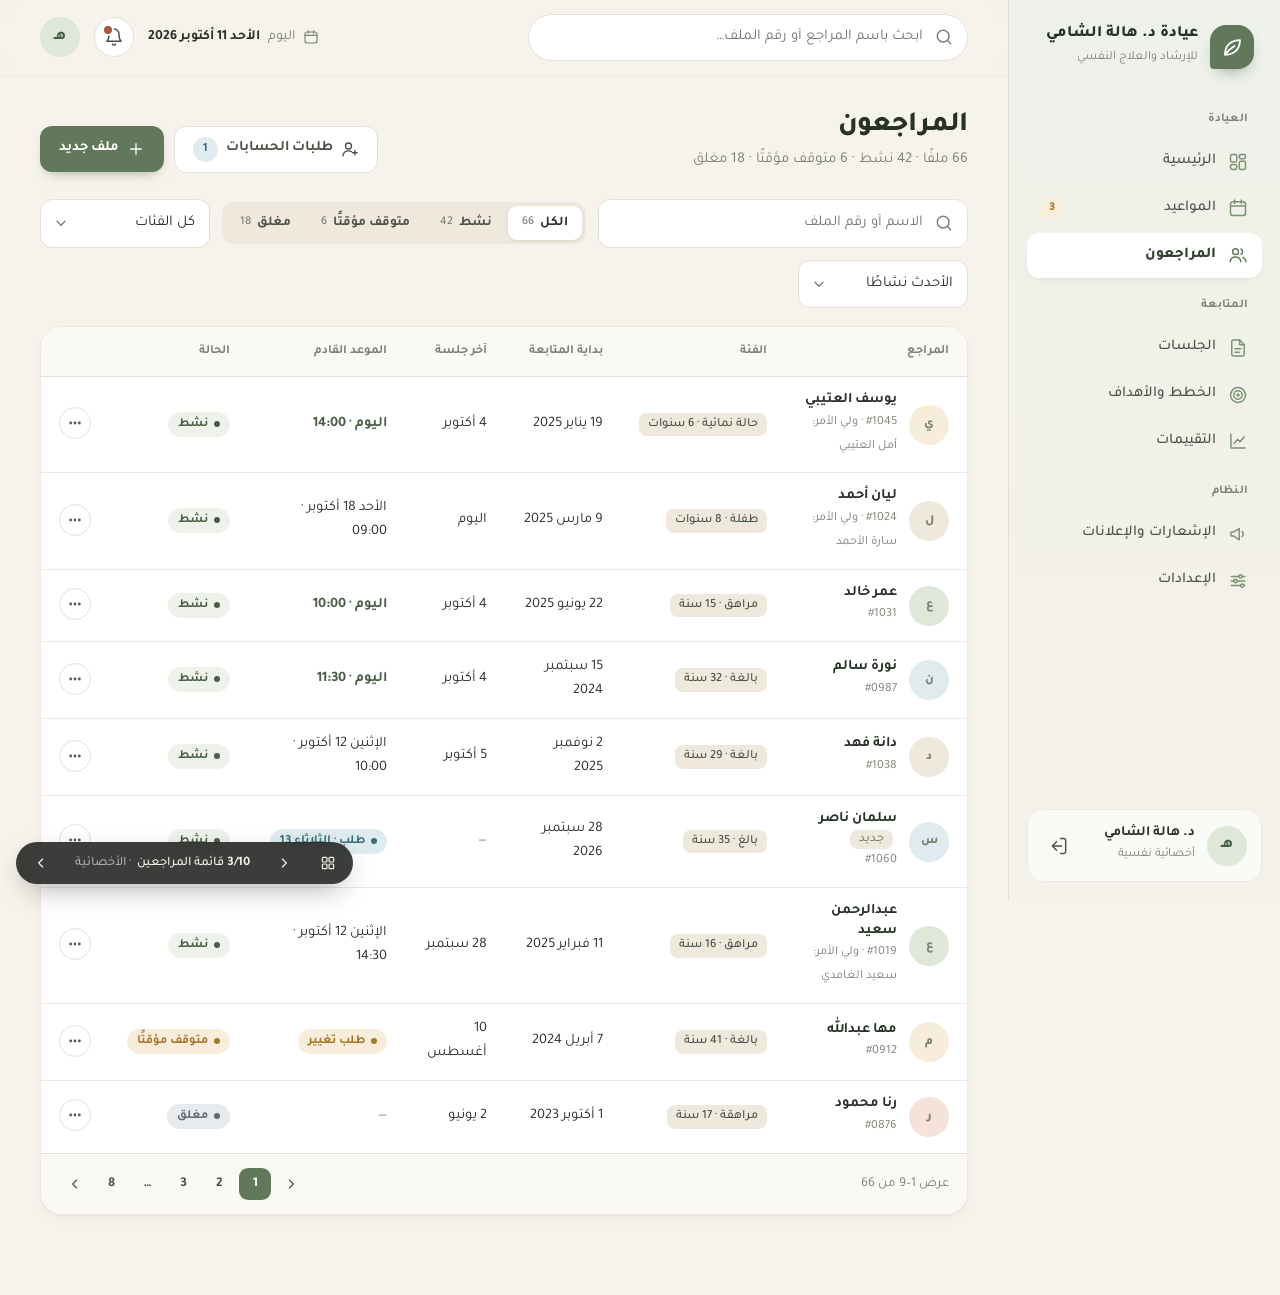
<file: 01-sakina/03-clients.html>
<!doctype html>
<html lang="ar" dir="rtl">
<head>
<meta charset="utf-8">
<meta name="viewport" content="width=device-width, initial-scale=1">
<title>المراجعون · العيادة</title>
<link rel="stylesheet" href="style.css">
<script src="../shared/icons.js"></script>
<script src="../shared/present.js"></script>
</head>
<body class="staff">
<div class="app">

  <aside class="sidebar">
    <div class="brand">
      <span class="brand-mark"><svg class="i"><use href="#i-leaf"/></svg></span>
      <div><b>عيادة د. هالة الشامي</b><small>للإرشاد والعلاج النفسي</small></div>
    </div>
    <div class="nav-label">العيادة</div>
    <nav class="nav">
      <a href="01-dashboard.html"><svg class="i"><use href="#i-dashboard"/></svg>الرئيسية</a>
      <a href="02-calendar.html"><svg class="i"><use href="#i-calendar"/></svg>المواعيد<span class="badge">3</span></a>
      <a href="03-clients.html" class="active"><svg class="i"><use href="#i-users"/></svg>المراجعون</a>
    </nav>
    <div class="nav-label">المتابعة</div>
    <nav class="nav">
      <a href="05-session-note.html"><svg class="i"><use href="#i-note"/></svg>الجلسات</a>
      <a href="04-client-file.html" class="secondary"><svg class="i"><use href="#i-target"/></svg>الخطط والأهداف</a>
      <a href="06-assessments.html"><svg class="i"><use href="#i-chart"/></svg>التقييمات</a>
    </nav>
    <div class="nav-label">النظام</div>
    <nav class="nav">
      <a href="#" class="secondary"><svg class="i"><use href="#i-megaphone"/></svg>الإشعارات والإعلانات</a>
      <a href="#" class="secondary"><svg class="i"><use href="#i-settings"/></svg>الإعدادات</a>
    </nav>
    <div class="sidebar-foot">
      <span class="avatar">هـ</span>
      <div><b>د. هالة الشامي</b><small>أخصائية نفسية</small></div>
      <button class="icon-btn" title="تسجيل الخروج"><svg class="i"><use href="#i-logout"/></svg></button>
    </div>
  </aside>

  <div class="main">
    <header class="topbar">
      <div class="search input-icon">
        <svg class="i"><use href="#i-search"/></svg>
        <input class="input" type="search" placeholder="ابحث باسم المراجع أو رقم الملف…">
      </div>
      <div class="today"><svg class="i sm"><use href="#i-calendar"/></svg><span>اليوم</span> <b class="num">الأحد 11 أكتوبر 2026</b></div>
      <button class="icon-btn" title="الإشعارات"><svg class="i"><use href="#i-bell"/></svg><span class="dot"></span></button>
      <span class="avatar">هـ</span>
    </header>

    <main class="content">
      <div class="page-head">
        <div>
          <h1>المراجعون</h1>
          <p class="sub num">66 ملفًا · 42 نشط · 6 متوقف مؤقتًا · 18 مغلق</p>
        </div>
        <div class="actions">
          <a class="btn btn-ghost" href="#"><svg class="i"><use href="#i-user-plus"/></svg>طلبات الحسابات <span class="chip st-new plain num">1</span></a>
          <a class="btn btn-primary" href="#"><svg class="i"><use href="#i-plus"/></svg>ملف جديد</a>
        </div>
      </div>

      <div class="toolbar">
        <div class="input-icon">
          <svg class="i"><use href="#i-search"/></svg>
          <input class="input" type="search" placeholder="الاسم أو رقم الملف">
        </div>
        <div class="seg">
          <button class="on">الكل <span class="n num">66</span></button>
          <button>نشط <span class="n num">42</span></button>
          <button>متوقف مؤقتًا <span class="n num">6</span></button>
          <button>مغلق <span class="n num">18</span></button>
        </div>
        <select class="select" aria-label="الفئة">
          <option>كل الفئات</option><option>أطفال</option><option>مراهقون</option><option>بالغون</option><option>حالات نمائية</option>
        </select>
        <select class="select" aria-label="الترتيب">
          <option>الأحدث نشاطًا</option><option>الاسم</option><option>رقم الملف</option><option>الموعد القادم</option>
        </select>
      </div>

      <section class="card table-card">
        <table class="table">
          <thead>
            <tr><th>المراجع</th><th>الفئة</th><th>بداية المتابعة</th><th>آخر جلسة</th><th>الموعد القادم</th><th>الحالة</th><th></th></tr>
          </thead>
          <tbody class="num">
            <tr onclick="location.href='04-client-file.html'">
              <td><div class="person"><span class="avatar av-4">ي</span><div><b>يوسف العتيبي</b><span>#1045 · ولي الأمر: أمل العتيبي</span></div></div></td>
              <td data-l="الفئة"><span class="tag">حالة نمائية · 6 سنوات</span></td>
              <td data-l="البداية" class="hide-m">19 يناير 2025</td>
              <td data-l="آخر جلسة" class="hide-m">4 أكتوبر</td>
              <td data-l="القادم" class="soon">اليوم · 14:00</td>
              <td><span class="chip st-active">نشط</span></td>
              <td class="hide-m"><button class="icon-btn sm" title="المزيد"><svg class="i"><use href="#i-more"/></svg></button></td>
            </tr>
            <tr onclick="location.href='04-client-file.html'">
              <td><div class="person"><span class="avatar av-2">ل</span><div><b>ليان أحمد</b><span>#1024 · ولي الأمر: سارة الأحمد</span></div></div></td>
              <td data-l="الفئة"><span class="tag">طفلة · 8 سنوات</span></td>
              <td data-l="البداية" class="hide-m">9 مارس 2025</td>
              <td data-l="آخر جلسة" class="hide-m">اليوم</td>
              <td data-l="القادم">الأحد 18 أكتوبر · 09:00</td>
              <td><span class="chip st-active">نشط</span></td>
              <td class="hide-m"><button class="icon-btn sm" title="المزيد"><svg class="i"><use href="#i-more"/></svg></button></td>
            </tr>
            <tr onclick="location.href='04-client-file.html'">
              <td><div class="person"><span class="avatar">ع</span><div><b>عمر خالد</b><span>#1031</span></div></div></td>
              <td data-l="الفئة"><span class="tag">مراهق · 15 سنة</span></td>
              <td data-l="البداية" class="hide-m">22 يونيو 2025</td>
              <td data-l="آخر جلسة" class="hide-m">4 أكتوبر</td>
              <td data-l="القادم" class="soon">اليوم · 10:00</td>
              <td><span class="chip st-active">نشط</span></td>
              <td class="hide-m"><button class="icon-btn sm" title="المزيد"><svg class="i"><use href="#i-more"/></svg></button></td>
            </tr>
            <tr onclick="location.href='06-assessments.html'">
              <td><div class="person"><span class="avatar av-3">ن</span><div><b>نورة سالم</b><span>#0987</span></div></div></td>
              <td data-l="الفئة"><span class="tag">بالغة · 32 سنة</span></td>
              <td data-l="البداية" class="hide-m">15 سبتمبر 2024</td>
              <td data-l="آخر جلسة" class="hide-m">4 أكتوبر</td>
              <td data-l="القادم" class="soon">اليوم · 11:30</td>
              <td><span class="chip st-active">نشط</span></td>
              <td class="hide-m"><button class="icon-btn sm" title="المزيد"><svg class="i"><use href="#i-more"/></svg></button></td>
            </tr>
            <tr onclick="location.href='04-client-file.html'">
              <td><div class="person"><span class="avatar av-2">د</span><div><b>دانة فهد</b><span>#1038</span></div></div></td>
              <td data-l="الفئة"><span class="tag">بالغة · 29 سنة</span></td>
              <td data-l="البداية" class="hide-m">2 نوفمبر 2025</td>
              <td data-l="آخر جلسة" class="hide-m">5 أكتوبر</td>
              <td data-l="القادم">الإثنين 12 أكتوبر · 10:00</td>
              <td><span class="chip st-active">نشط</span></td>
              <td class="hide-m"><button class="icon-btn sm" title="المزيد"><svg class="i"><use href="#i-more"/></svg></button></td>
            </tr>
            <tr onclick="location.href='04-client-file.html'">
              <td><div class="person"><span class="avatar av-3">س</span><div><b>سلمان ناصر <span class="tag" style="margin-inline-start:4px">جديد</span></b><span>#1060</span></div></div></td>
              <td data-l="الفئة"><span class="tag">بالغ · 35 سنة</span></td>
              <td data-l="البداية" class="hide-m">28 سبتمبر 2026</td>
              <td data-l="آخر جلسة" class="hide-m muted">—</td>
              <td data-l="القادم"><span class="chip st-new">طلب · الثلاثاء 13</span></td>
              <td><span class="chip st-active">نشط</span></td>
              <td class="hide-m"><button class="icon-btn sm" title="المزيد"><svg class="i"><use href="#i-more"/></svg></button></td>
            </tr>
            <tr onclick="location.href='04-client-file.html'">
              <td><div class="person"><span class="avatar">ع</span><div><b>عبدالرحمن سعيد</b><span>#1019 · ولي الأمر: سعيد الغامدي</span></div></div></td>
              <td data-l="الفئة"><span class="tag">مراهق · 16 سنة</span></td>
              <td data-l="البداية" class="hide-m">11 فبراير 2025</td>
              <td data-l="آخر جلسة" class="hide-m">28 سبتمبر</td>
              <td data-l="القادم">الإثنين 12 أكتوبر · 14:30</td>
              <td><span class="chip st-active">نشط</span></td>
              <td class="hide-m"><button class="icon-btn sm" title="المزيد"><svg class="i"><use href="#i-more"/></svg></button></td>
            </tr>
            <tr onclick="location.href='04-client-file.html'">
              <td><div class="person"><span class="avatar av-4">م</span><div><b>مها عبدالله</b><span>#0912</span></div></div></td>
              <td data-l="الفئة"><span class="tag">بالغة · 41 سنة</span></td>
              <td data-l="البداية" class="hide-m">7 أبريل 2024</td>
              <td data-l="آخر جلسة" class="hide-m">10 أغسطس</td>
              <td data-l="القادم"><span class="chip st-pending">طلب تغيير</span></td>
              <td><span class="chip st-paused">متوقف مؤقتًا</span></td>
              <td class="hide-m"><button class="icon-btn sm" title="المزيد"><svg class="i"><use href="#i-more"/></svg></button></td>
            </tr>
            <tr onclick="location.href='04-client-file.html'">
              <td><div class="person"><span class="avatar av-5">ر</span><div><b>رنا محمود</b><span>#0876</span></div></div></td>
              <td data-l="الفئة"><span class="tag">مراهقة · 17 سنة</span></td>
              <td data-l="البداية" class="hide-m">1 أكتوبر 2023</td>
              <td data-l="آخر جلسة" class="hide-m">2 يونيو</td>
              <td data-l="القادم" class="muted">—</td>
              <td><span class="chip st-closed">مغلق</span></td>
              <td class="hide-m"><button class="icon-btn sm" title="المزيد"><svg class="i"><use href="#i-more"/></svg></button></td>
            </tr>
          </tbody>
        </table>
        <div class="table-foot num">
          <span>عرض 1–9 من 66</span>
          <div class="pager">
            <a href="#"><svg class="i sm"><use href="#i-chev-r"/></svg></a>
            <a href="#" class="on">1</a><a href="#">2</a><a href="#">3</a><a href="#">…</a><a href="#">8</a>
            <a href="#"><svg class="i sm"><use href="#i-chev-l"/></svg></a>
          </div>
        </div>
      </section>
    </main>
  </div>
</div>
</body>
</html>
</file>
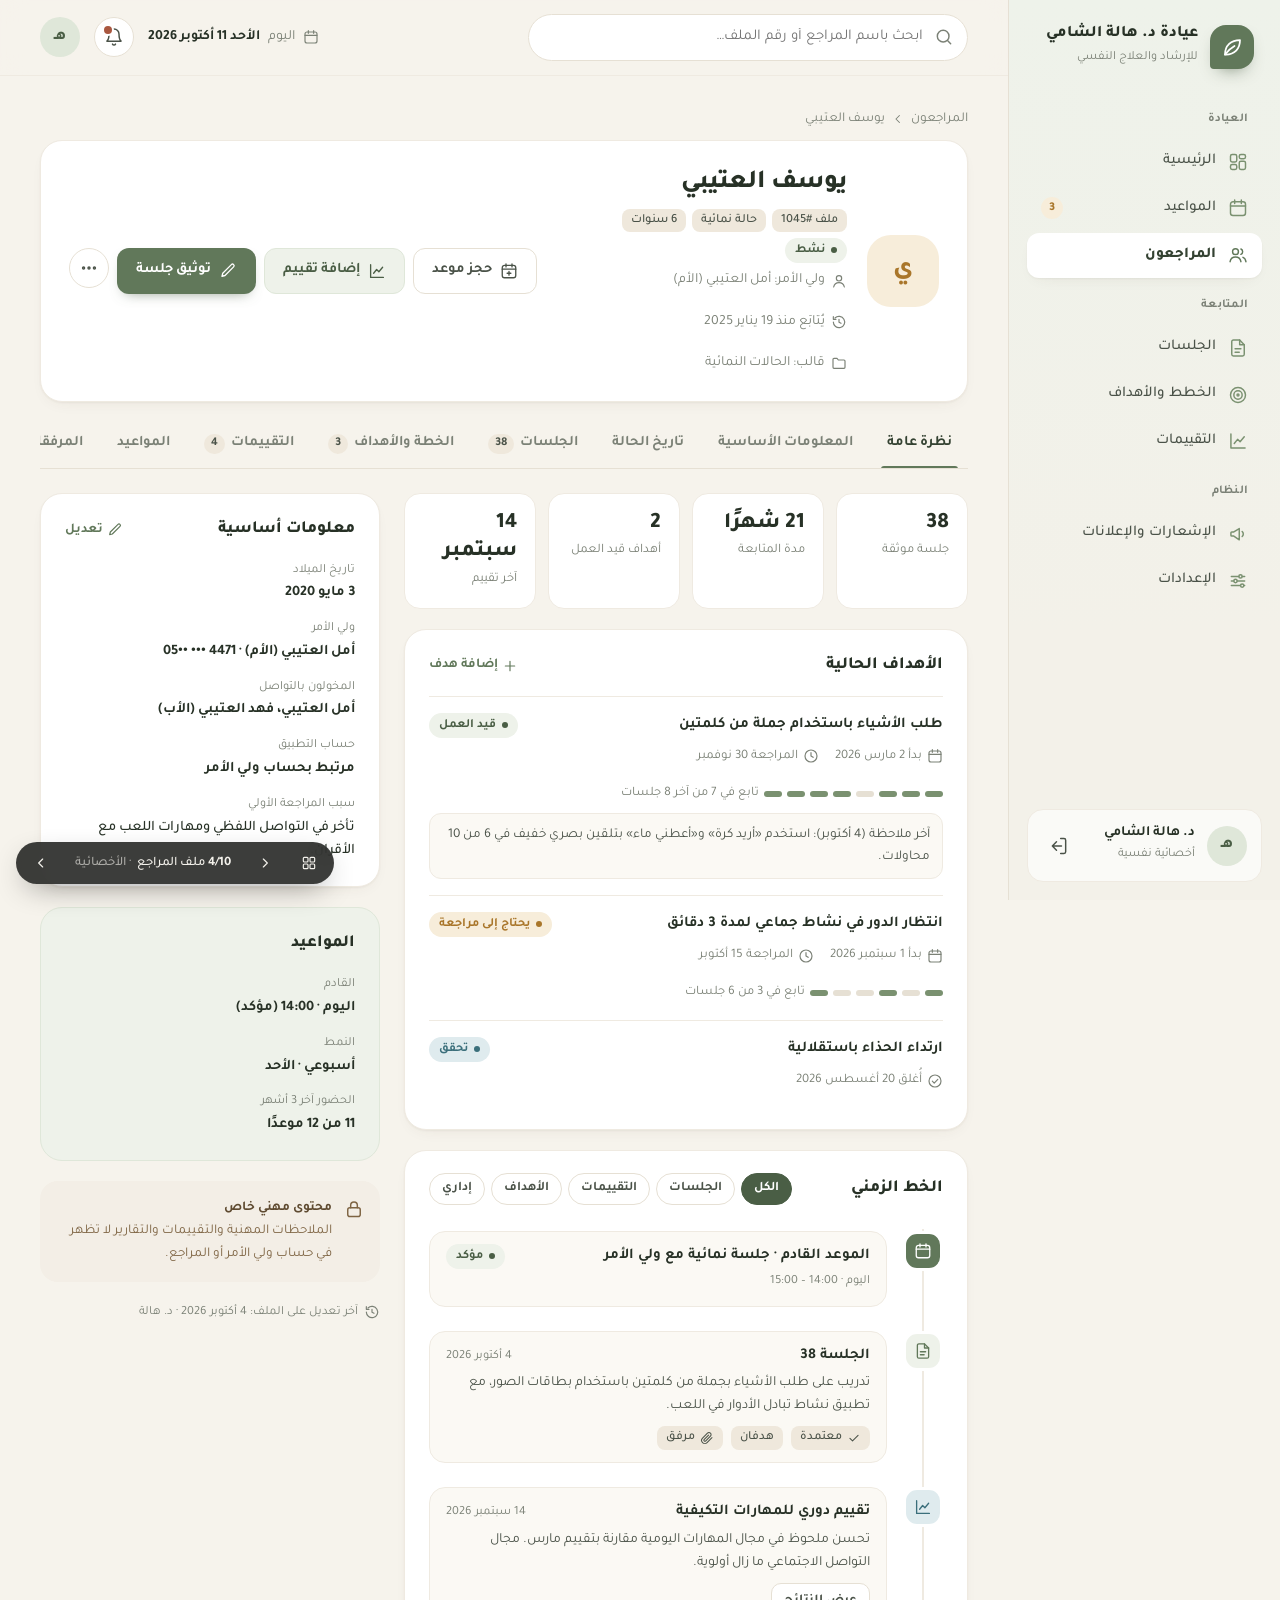
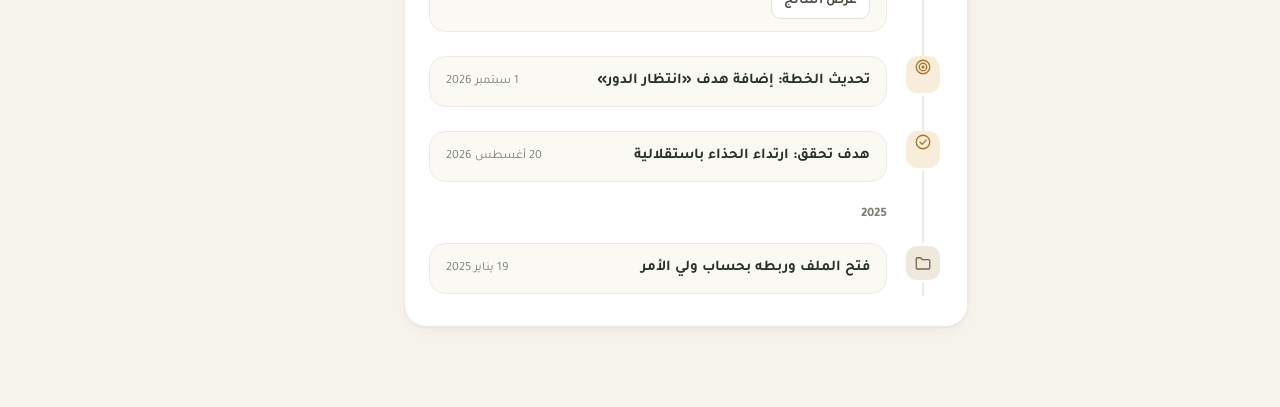
<file: 01-sakina/04-client-file.html>
<!doctype html>
<html lang="ar" dir="rtl">
<head>
<meta charset="utf-8">
<meta name="viewport" content="width=device-width, initial-scale=1">
<title>ملف المراجع · العيادة</title>
<link rel="stylesheet" href="style.css">
<script src="../shared/icons.js"></script>
<script src="../shared/present.js"></script>
</head>
<body class="staff">
<div class="app">

  <aside class="sidebar">
    <div class="brand">
      <span class="brand-mark"><svg class="i"><use href="#i-leaf"/></svg></span>
      <div><b>عيادة د. هالة الشامي</b><small>للإرشاد والعلاج النفسي</small></div>
    </div>
    <div class="nav-label">العيادة</div>
    <nav class="nav">
      <a href="01-dashboard.html"><svg class="i"><use href="#i-dashboard"/></svg>الرئيسية</a>
      <a href="02-calendar.html"><svg class="i"><use href="#i-calendar"/></svg>المواعيد<span class="badge">3</span></a>
      <a href="03-clients.html" class="active"><svg class="i"><use href="#i-users"/></svg>المراجعون</a>
    </nav>
    <div class="nav-label">المتابعة</div>
    <nav class="nav">
      <a href="05-session-note.html"><svg class="i"><use href="#i-note"/></svg>الجلسات</a>
      <a href="04-client-file.html" class="secondary"><svg class="i"><use href="#i-target"/></svg>الخطط والأهداف</a>
      <a href="06-assessments.html"><svg class="i"><use href="#i-chart"/></svg>التقييمات</a>
    </nav>
    <div class="nav-label">النظام</div>
    <nav class="nav">
      <a href="#" class="secondary"><svg class="i"><use href="#i-megaphone"/></svg>الإشعارات والإعلانات</a>
      <a href="#" class="secondary"><svg class="i"><use href="#i-settings"/></svg>الإعدادات</a>
    </nav>
    <div class="sidebar-foot">
      <span class="avatar">هـ</span>
      <div><b>د. هالة الشامي</b><small>أخصائية نفسية</small></div>
      <button class="icon-btn" title="تسجيل الخروج"><svg class="i"><use href="#i-logout"/></svg></button>
    </div>
  </aside>

  <div class="main">
    <header class="topbar">
      <div class="search input-icon">
        <svg class="i"><use href="#i-search"/></svg>
        <input class="input" type="search" placeholder="ابحث باسم المراجع أو رقم الملف…">
      </div>
      <div class="today"><svg class="i sm"><use href="#i-calendar"/></svg><span>اليوم</span> <b class="num">الأحد 11 أكتوبر 2026</b></div>
      <button class="icon-btn" title="الإشعارات"><svg class="i"><use href="#i-bell"/></svg><span class="dot"></span></button>
      <span class="avatar">هـ</span>
    </header>

    <main class="content">
      <nav class="crumbs"><a href="03-clients.html">المراجعون</a><svg class="i"><use href="#i-chev-l"/></svg><span>يوسف العتيبي</span></nav>

      <!-- رأس الملف -->
      <section class="card file-head">
        <span class="avatar lg av-4">ي</span>
        <div class="info">
          <h1>يوسف العتيبي</h1>
          <div class="chips num">
            <span class="tag">ملف #1045</span>
            <span class="tag">حالة نمائية</span>
            <span class="tag">6 سنوات</span>
            <span class="chip st-active">نشط</span>
          </div>
          <div class="meta num">
            <span><svg class="i sm"><use href="#i-user"/></svg>ولي الأمر: أمل العتيبي (الأم)</span>
            <span><svg class="i sm"><use href="#i-history"/></svg>يُتابَع منذ 19 يناير 2025</span>
            <span><svg class="i sm"><use href="#i-folder"/></svg>قالب: الحالات النمائية</span>
          </div>
        </div>
        <div class="actions">
          <a class="btn btn-ghost" href="#"><svg class="i"><use href="#i-calendar-plus"/></svg>حجز موعد</a>
          <a class="btn btn-soft" href="06-assessments.html"><svg class="i"><use href="#i-chart"/></svg>إضافة تقييم</a>
          <a class="btn btn-primary" href="05-session-note.html"><svg class="i"><use href="#i-edit"/></svg>توثيق جلسة</a>
          <button class="icon-btn" title="المزيد"><svg class="i"><use href="#i-more"/></svg></button>
        </div>
      </section>

      <nav class="tabs num">
        <a href="#" class="on">نظرة عامة</a>
        <a href="#">المعلومات الأساسية</a>
        <a href="#">تاريخ الحالة</a>
        <a href="#">الجلسات <small>38</small></a>
        <a href="#">الخطة والأهداف <small>3</small></a>
        <a href="06-assessments.html">التقييمات <small>4</small></a>
        <a href="#">المواعيد</a>
        <a href="#">المرفقات <small>6</small></a>
        <a href="#"><svg class="i sm"><use href="#i-lock"/></svg>سجل التغييرات</a>
      </nav>

      <div class="file-grid">
        <div>
          <div class="facts num">
            <div><b>38</b><span>جلسة موثقة</span></div>
            <div><b>21 شهرًا</b><span>مدة المتابعة</span></div>
            <div><b>2</b><span>أهداف قيد العمل</span></div>
            <div><b>14 سبتمبر</b><span>آخر تقييم</span></div>
          </div>

          <div class="stack">
            <!-- الأهداف -->
            <section class="card">
              <div class="card-head">
                <h2>الأهداف الحالية</h2>
                <a class="link" href="#"><svg class="i sm"><use href="#i-plus"/></svg>إضافة هدف</a>
              </div>
              <div class="goal">
                <div class="goal-top"><b>طلب الأشياء باستخدام جملة من كلمتين</b><span class="chip g-progress">قيد العمل</span></div>
                <div class="meta num">
                  <span><svg class="i sm"><use href="#i-calendar"/></svg>بدأ 2 مارس 2026</span>
                  <span><svg class="i sm"><use href="#i-clock"/></svg>المراجعة 30 نوفمبر</span>
                  <span title="تمت متابعته في آخر 8 جلسات">
                    <span class="track"><i class="y"></i><i class="y"></i><i class="y"></i><i></i><i class="y"></i><i class="y"></i><i class="y"></i><i class="y"></i></span>
                    تابع في 7 من آخر 8 جلسات
                  </span>
                </div>
                <p class="last">آخر ملاحظة (4 أكتوبر): استخدم «أريد كرة» و«أعطني ماء» بتلقين بصري خفيف في 6 من 10 محاولات.</p>
              </div>
              <div class="goal">
                <div class="goal-top"><b>انتظار الدور في نشاط جماعي لمدة 3 دقائق</b><span class="chip g-review">يحتاج إلى مراجعة</span></div>
                <div class="meta num">
                  <span><svg class="i sm"><use href="#i-calendar"/></svg>بدأ 1 سبتمبر 2026</span>
                  <span><svg class="i sm"><use href="#i-clock"/></svg>المراجعة 15 أكتوبر</span>
                  <span><span class="track"><i class="y"></i><i></i><i class="y"></i><i></i><i></i><i class="y"></i></span>تابع في 3 من 6 جلسات</span>
                </div>
              </div>
              <div class="goal">
                <div class="goal-top"><b>ارتداء الحذاء باستقلالية</b><span class="chip g-achieved">تحقق</span></div>
                <div class="meta num"><span><svg class="i sm"><use href="#i-check-circle"/></svg>أُغلق 20 أغسطس 2026</span></div>
              </div>
            </section>

            <!-- الخط الزمني -->
            <section class="card">
              <div class="card-head">
                <h2>الخط الزمني</h2>
                <div class="filter-chips">
                  <a href="#" class="on">الكل</a><a href="#">الجلسات</a><a href="#">التقييمات</a><a href="#">الأهداف</a><a href="#">إداري</a>
                </div>
              </div>
              <div class="timeline num">
                <div class="tl">
                  <span class="tl-dot next"><svg class="i"><use href="#i-calendar"/></svg></span>
                  <div class="tl-body">
                    <div class="top"><b>الموعد القادم · جلسة نمائية مع ولي الأمر</b><span class="chip st-confirmed">مؤكد</span></div>
                    <time>اليوم · 14:00 – 15:00</time>
                  </div>
                </div>
                <div class="tl">
                  <span class="tl-dot"><svg class="i"><use href="#i-note"/></svg></span>
                  <div class="tl-body">
                    <div class="top"><b>الجلسة 38</b><time>4 أكتوبر 2026</time></div>
                    <p>تدريب على طلب الأشياء بجملة من كلمتين باستخدام بطاقات الصور، مع تطبيق نشاط تبادل الأدوار في اللعب.</p>
                    <div class="foot"><span class="tag"><svg class="i"><use href="#i-check"/></svg>معتمدة</span><span class="tag">هدفان</span><span class="tag"><svg class="i"><use href="#i-clip"/></svg>مرفق</span></div>
                  </div>
                </div>
                <div class="tl">
                  <span class="tl-dot assess"><svg class="i"><use href="#i-chart"/></svg></span>
                  <div class="tl-body">
                    <div class="top"><b>تقييم دوري للمهارات التكيفية</b><time>14 سبتمبر 2026</time></div>
                    <p>تحسن ملحوظ في مجال المهارات اليومية مقارنة بتقييم مارس. مجال التواصل الاجتماعي ما زال أولوية.</p>
                    <div class="foot"><a class="btn btn-ghost btn-sm" href="06-assessments.html">عرض النتائج</a></div>
                  </div>
                </div>
                <div class="tl">
                  <span class="tl-dot goal"><svg class="i"><use href="#i-target"/></svg></span>
                  <div class="tl-body">
                    <div class="top"><b>تحديث الخطة: إضافة هدف «انتظار الدور»</b><time>1 سبتمبر 2026</time></div>
                  </div>
                </div>
                <div class="tl">
                  <span class="tl-dot goal"><svg class="i"><use href="#i-check-circle"/></svg></span>
                  <div class="tl-body">
                    <div class="top"><b>هدف تحقق: ارتداء الحذاء باستقلالية</b><time>20 أغسطس 2026</time></div>
                  </div>
                </div>
                <div class="tl-year">2025</div>
                <div class="tl">
                  <span class="tl-dot admin"><svg class="i"><use href="#i-folder"/></svg></span>
                  <div class="tl-body">
                    <div class="top"><b>فتح الملف وربطه بحساب ولي الأمر</b><time>19 يناير 2025</time></div>
                  </div>
                </div>
              </div>
            </section>
          </div>
        </div>

        <aside class="stack">
          <section class="card">
            <div class="card-head"><h2>معلومات أساسية</h2><a class="link" href="#"><svg class="i sm"><use href="#i-edit"/></svg>تعديل</a></div>
            <div class="kv num">
              <div><span>تاريخ الميلاد</span><b>3 مايو 2020</b></div>
              <div><span>ولي الأمر</span><b>أمل العتيبي (الأم) · <bdi dir="ltr">05•• ••• 4471</bdi></b></div>
              <div><span>المخولون بالتواصل</span><b>أمل العتيبي، فهد العتيبي (الأب)</b></div>
              <div><span>حساب التطبيق</span><b>مرتبط بحساب ولي الأمر</b></div>
              <div><span>سبب المراجعة الأولي</span><b style="font-weight:500">تأخر في التواصل اللفظي ومهارات اللعب مع الأقران.</b></div>
            </div>
          </section>

          <section class="card tint">
            <div class="card-head"><h2>المواعيد</h2></div>
            <div class="kv num">
              <div><span>القادم</span><b>اليوم · 14:00 (مؤكد)</b></div>
              <div><span>النمط</span><b>أسبوعي · الأحد</b></div>
              <div><span>الحضور آخر 3 أشهر</span><b>11 من 12 موعدًا</b></div>
            </div>
          </section>

          <div class="private-box">
            <svg class="i"><use href="#i-lock"/></svg>
            <div><b>محتوى مهني خاص</b>الملاحظات المهنية والتقييمات والتقارير لا تظهر في حساب ولي الأمر أو المراجع.</div>
          </div>

          <p class="hint num" style="display:flex;gap:6px;align-items:center"><svg class="i sm"><use href="#i-history"/></svg>آخر تعديل على الملف: 4 أكتوبر 2026 · د. هالة</p>
        </aside>
      </div>
    </main>
  </div>
</div>
</body>
</html>
</file>
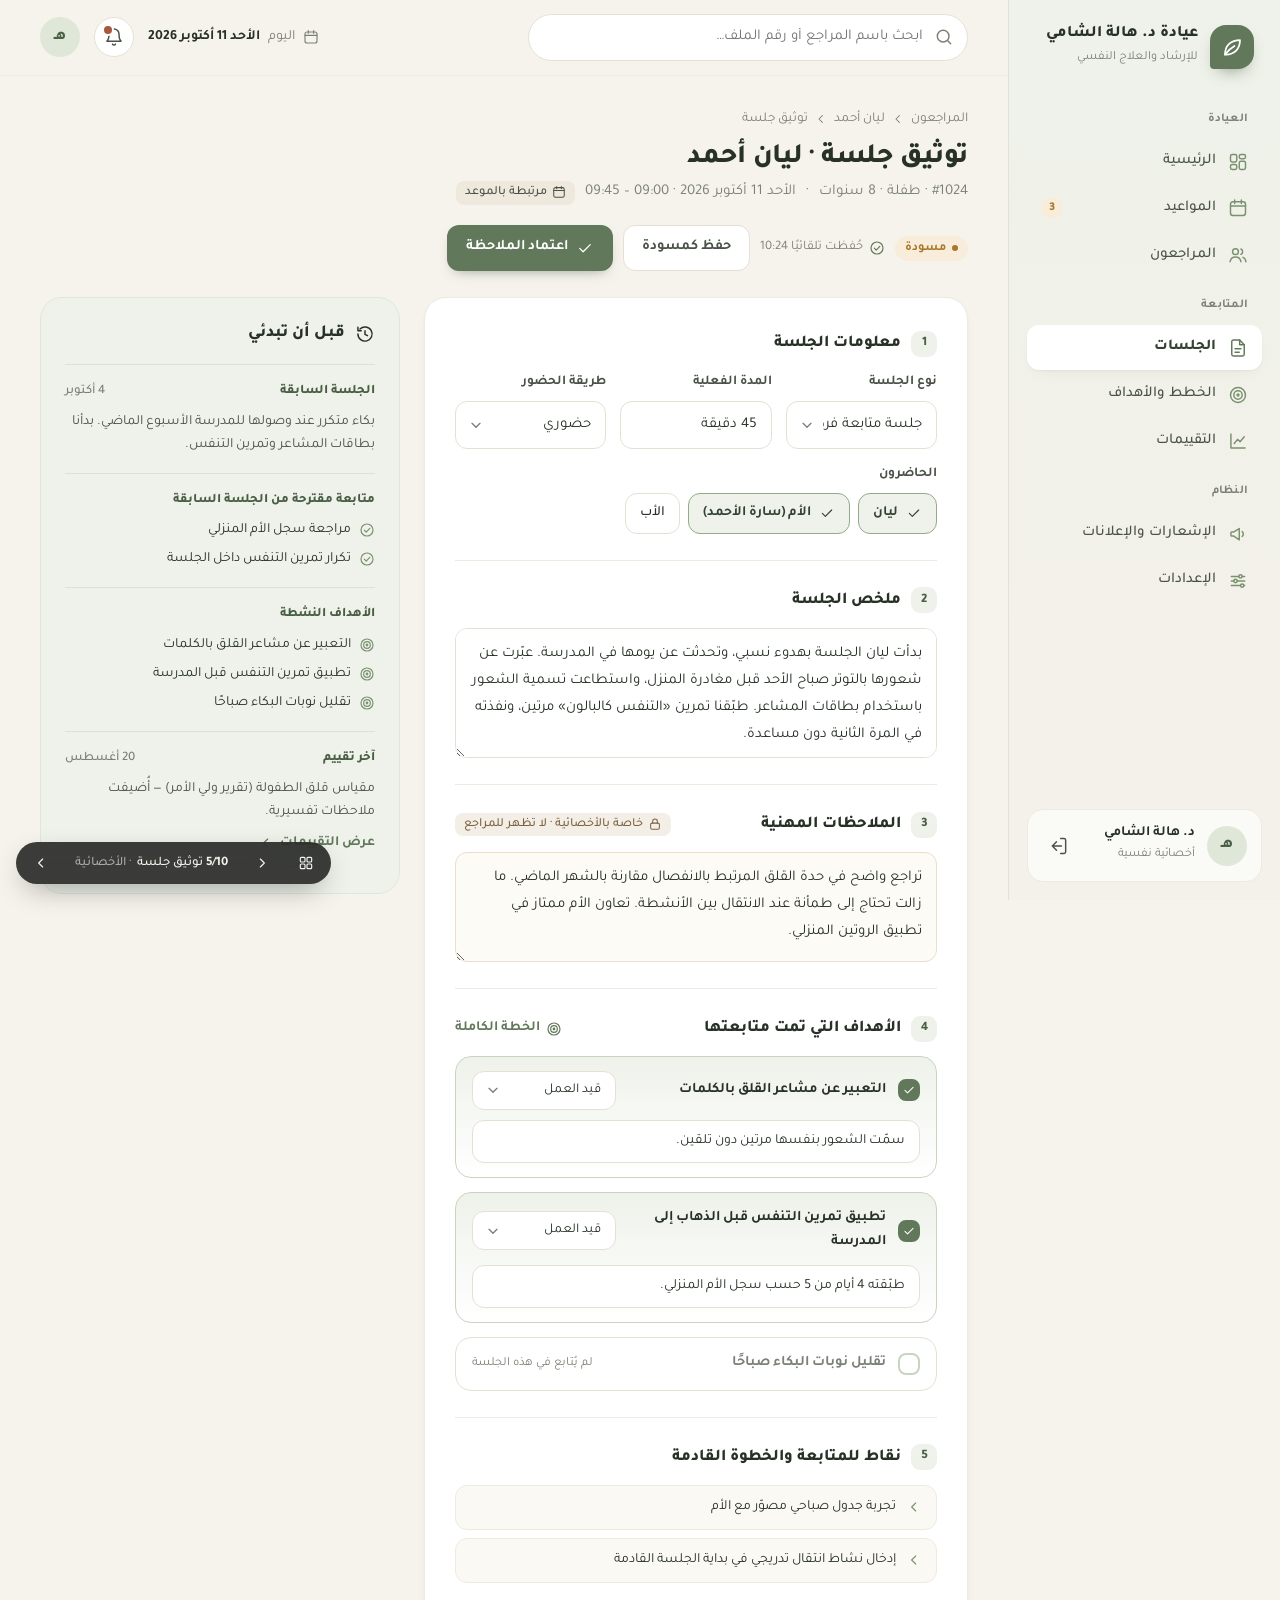
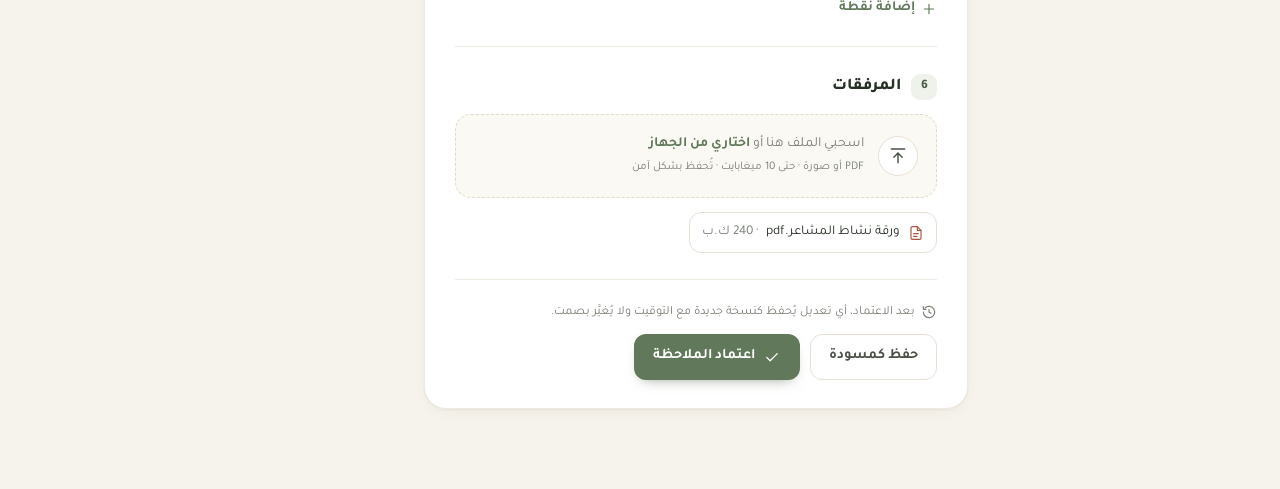
<file: 01-sakina/05-session-note.html>
<!doctype html>
<html lang="ar" dir="rtl">
<head>
<meta charset="utf-8">
<meta name="viewport" content="width=device-width, initial-scale=1">
<title>توثيق جلسة · العيادة</title>
<link rel="stylesheet" href="style.css">
<script src="../shared/icons.js"></script>
<script src="../shared/present.js"></script>
</head>
<body class="staff">
<div class="app">

  <aside class="sidebar">
    <div class="brand">
      <span class="brand-mark"><svg class="i"><use href="#i-leaf"/></svg></span>
      <div><b>عيادة د. هالة الشامي</b><small>للإرشاد والعلاج النفسي</small></div>
    </div>
    <div class="nav-label">العيادة</div>
    <nav class="nav">
      <a href="01-dashboard.html"><svg class="i"><use href="#i-dashboard"/></svg>الرئيسية</a>
      <a href="02-calendar.html"><svg class="i"><use href="#i-calendar"/></svg>المواعيد<span class="badge">3</span></a>
      <a href="03-clients.html"><svg class="i"><use href="#i-users"/></svg>المراجعون</a>
    </nav>
    <div class="nav-label">المتابعة</div>
    <nav class="nav">
      <a href="05-session-note.html" class="active"><svg class="i"><use href="#i-note"/></svg>الجلسات</a>
      <a href="04-client-file.html" class="secondary"><svg class="i"><use href="#i-target"/></svg>الخطط والأهداف</a>
      <a href="06-assessments.html"><svg class="i"><use href="#i-chart"/></svg>التقييمات</a>
    </nav>
    <div class="nav-label">النظام</div>
    <nav class="nav">
      <a href="#" class="secondary"><svg class="i"><use href="#i-megaphone"/></svg>الإشعارات والإعلانات</a>
      <a href="#" class="secondary"><svg class="i"><use href="#i-settings"/></svg>الإعدادات</a>
    </nav>
    <div class="sidebar-foot">
      <span class="avatar">هـ</span>
      <div><b>د. هالة الشامي</b><small>أخصائية نفسية</small></div>
      <button class="icon-btn" title="تسجيل الخروج"><svg class="i"><use href="#i-logout"/></svg></button>
    </div>
  </aside>

  <div class="main">
    <header class="topbar">
      <div class="search input-icon">
        <svg class="i"><use href="#i-search"/></svg>
        <input class="input" type="search" placeholder="ابحث باسم المراجع أو رقم الملف…">
      </div>
      <div class="today"><svg class="i sm"><use href="#i-calendar"/></svg><span>اليوم</span> <b class="num">الأحد 11 أكتوبر 2026</b></div>
      <button class="icon-btn" title="الإشعارات"><svg class="i"><use href="#i-bell"/></svg><span class="dot"></span></button>
      <span class="avatar">هـ</span>
    </header>

    <main class="content">
      <nav class="crumbs"><a href="03-clients.html">المراجعون</a><svg class="i"><use href="#i-chev-l"/></svg><a href="04-client-file.html">ليان أحمد</a><svg class="i"><use href="#i-chev-l"/></svg><span>توثيق جلسة</span></nav>

      <div class="page-head">
        <div>
          <h1>توثيق جلسة · ليان أحمد</h1>
          <p class="sub num" style="display:flex;gap:10px;flex-wrap:wrap;align-items:center">
            <span>#1024 · طفلة · 8 سنوات</span><span>·</span>
            <span>الأحد 11 أكتوبر 2026 · 09:00 – 09:45</span>
            <span class="tag"><svg class="i"><use href="#i-calendar"/></svg>مرتبطة بالموعد</span>
          </p>
        </div>
        <div class="actions">
          <span class="chip st-draft">مسودة</span>
          <span class="saved num"><svg class="i"><use href="#i-check-circle"/></svg>حُفظت تلقائيًا 10:24</span>
          <button class="btn btn-ghost">حفظ كمسودة</button>
          <button class="btn btn-primary"><svg class="i"><use href="#i-check"/></svg>اعتماد الملاحظة</button>
        </div>
      </div>

      <div class="note-grid">
        <section class="card" style="padding:28px 30px">
          <div class="section">
            <div class="section-head"><h3><span class="n num">1</span>معلومات الجلسة</h3></div>
            <div class="grid-3">
              <div class="field"><label>نوع الجلسة</label>
                <select class="select"><option>جلسة متابعة فردية</option><option>جلسة مع ولي الأمر</option><option>تقييم</option></select></div>
              <div class="field"><label>المدة الفعلية</label><input class="input num" value="45 دقيقة"></div>
              <div class="field"><label>طريقة الحضور</label>
                <select class="select"><option>حضوري</option><option>عن بُعد</option></select></div>
            </div>
            <div class="field">
              <span class="label">الحاضرون</span>
              <div class="pick">
                <label class="on"><svg class="i sm"><use href="#i-check"/></svg>ليان</label>
                <label class="on"><svg class="i sm"><use href="#i-check"/></svg>الأم (سارة الأحمد)</label>
                <label>الأب</label>
              </div>
            </div>
          </div>

          <div class="section">
            <div class="section-head"><h3><span class="n num">2</span>ملخص الجلسة</h3></div>
            <textarea class="textarea" style="min-height:130px">بدأت ليان الجلسة بهدوء نسبي، وتحدثت عن يومها في المدرسة. عبّرت عن شعورها بالتوتر صباح الأحد قبل مغادرة المنزل، واستطاعت تسمية الشعور باستخدام بطاقات المشاعر. طبّقنا تمرين «التنفس كالبالون» مرتين، ونفذته في المرة الثانية دون مساعدة.</textarea>
          </div>

          <div class="section">
            <div class="section-head">
              <h3><span class="n num">3</span>الملاحظات المهنية</h3>
              <span class="tag private"><svg class="i"><use href="#i-lock"/></svg>خاصة بالأخصائية · لا تظهر للمراجع</span>
            </div>
            <textarea class="textarea private" placeholder="انطباعاتك المهنية، الفرضيات، ما لاحظتِه في التفاعل…">تراجع واضح في حدة القلق المرتبط بالانفصال مقارنة بالشهر الماضي. ما زالت تحتاج إلى طمأنة عند الانتقال بين الأنشطة. تعاون الأم ممتاز في تطبيق الروتين المنزلي.</textarea>
          </div>

          <div class="section">
            <div class="section-head">
              <h3><span class="n num">4</span>الأهداف التي تمت متابعتها</h3>
              <a class="add-link" href="04-client-file.html"><svg class="i sm"><use href="#i-target"/></svg>الخطة الكاملة</a>
            </div>
            <div class="goal-edit on">
              <div class="top">
                <span class="check on"><svg class="i"><use href="#i-check"/></svg></span>
                <b>التعبير عن مشاعر القلق بالكلمات</b>
                <select class="select"><option>قيد العمل</option><option>يحتاج إلى مراجعة</option><option>تحقق</option><option>عُلّق مؤقتًا</option></select>
              </div>
              <input class="input" value="سمّت الشعور بنفسها مرتين دون تلقين.">
            </div>
            <div class="goal-edit on">
              <div class="top">
                <span class="check on"><svg class="i"><use href="#i-check"/></svg></span>
                <b>تطبيق تمرين التنفس قبل الذهاب إلى المدرسة</b>
                <select class="select"><option>قيد العمل</option><option>يحتاج إلى مراجعة</option><option>تحقق</option></select>
              </div>
              <input class="input" value="طبّقته 4 أيام من 5 حسب سجل الأم المنزلي.">
            </div>
            <div class="goal-edit">
              <div class="top">
                <span class="check"><svg class="i"><use href="#i-check"/></svg></span>
                <b style="color:var(--muted)">تقليل نوبات البكاء صباحًا</b>
                <span class="hint">لم يُتابع في هذه الجلسة</span>
              </div>
            </div>
          </div>

          <div class="section">
            <div class="section-head"><h3><span class="n num">5</span>نقاط للمتابعة والخطوة القادمة</h3></div>
            <div class="list-edit">
              <div><svg class="i sm"><use href="#i-chev-l"/></svg>تجربة جدول صباحي مصوّر مع الأم</div>
              <div><svg class="i sm"><use href="#i-chev-l"/></svg>إدخال نشاط انتقال تدريجي في بداية الجلسة القادمة</div>
            </div>
            <a class="add-link" href="#"><svg class="i sm"><use href="#i-plus"/></svg>إضافة نقطة</a>
          </div>

          <div class="section">
            <div class="section-head"><h3><span class="n num">6</span>المرفقات</h3></div>
            <div class="drop">
              <span class="icon-btn"><svg class="i"><use href="#i-upload"/></svg></span>
              <span>اسحبي الملف هنا أو <a href="#" style="color:var(--sage-600);font-weight:700">اختاري من الجهاز</a><br><small>PDF أو صورة · حتى 10 ميغابايت · تُحفظ بشكل آمن</small></span>
            </div>
            <div><span class="file-pill"><svg class="i sm"><use href="#i-note"/></svg>ورقة نشاط المشاعر.pdf<span class="muted num">· 240 ك.ب</span></span></div>
          </div>

          <div class="form-foot">
            <p class="hint" style="display:flex;gap:6px;align-items:center"><svg class="i sm"><use href="#i-history"/></svg>بعد الاعتماد، أي تعديل يُحفظ كنسخة جديدة مع التوقيت ولا يُغيَّر بصمت.</p>
            <div style="display:flex;gap:10px">
              <button class="btn btn-ghost">حفظ كمسودة</button>
              <button class="btn btn-primary"><svg class="i"><use href="#i-check"/></svg>اعتماد الملاحظة</button>
            </div>
          </div>
        </section>

        <aside>
          <section class="card tint">
            <div class="card-head"><h2><svg class="i"><use href="#i-history"/></svg>قبل أن تبدئي</h2></div>
            <div class="ctx-section">
              <h4><span>الجلسة السابقة</span><span class="num muted" style="font-weight:500">4 أكتوبر</span></h4>
              <p>بكاء متكرر عند وصولها للمدرسة الأسبوع الماضي. بدأنا بطاقات المشاعر وتمرين التنفس.</p>
            </div>
            <div class="ctx-section">
              <h4>متابعة مقترحة من الجلسة السابقة</h4>
              <ul>
                <li><svg class="i"><use href="#i-check-circle"/></svg>مراجعة سجل الأم المنزلي</li>
                <li><svg class="i"><use href="#i-check-circle"/></svg>تكرار تمرين التنفس داخل الجلسة</li>
              </ul>
            </div>
            <div class="ctx-section">
              <h4>الأهداف النشطة</h4>
              <ul>
                <li><svg class="i"><use href="#i-target"/></svg>التعبير عن مشاعر القلق بالكلمات</li>
                <li><svg class="i"><use href="#i-target"/></svg>تطبيق تمرين التنفس قبل المدرسة</li>
                <li><svg class="i"><use href="#i-target"/></svg>تقليل نوبات البكاء صباحًا</li>
              </ul>
            </div>
            <div class="ctx-section">
              <h4><span>آخر تقييم</span><span class="num muted" style="font-weight:500">20 أغسطس</span></h4>
              <p>مقياس قلق الطفولة (تقرير ولي الأمر) — أُضيفت ملاحظات تفسيرية.</p>
              <a class="add-link" href="06-assessments.html">عرض التقييمات <svg class="i sm"><use href="#i-chev-l"/></svg></a>
            </div>
          </section>
        </aside>
      </div>
    </main>
  </div>
</div>
</body>
</html>
</file>
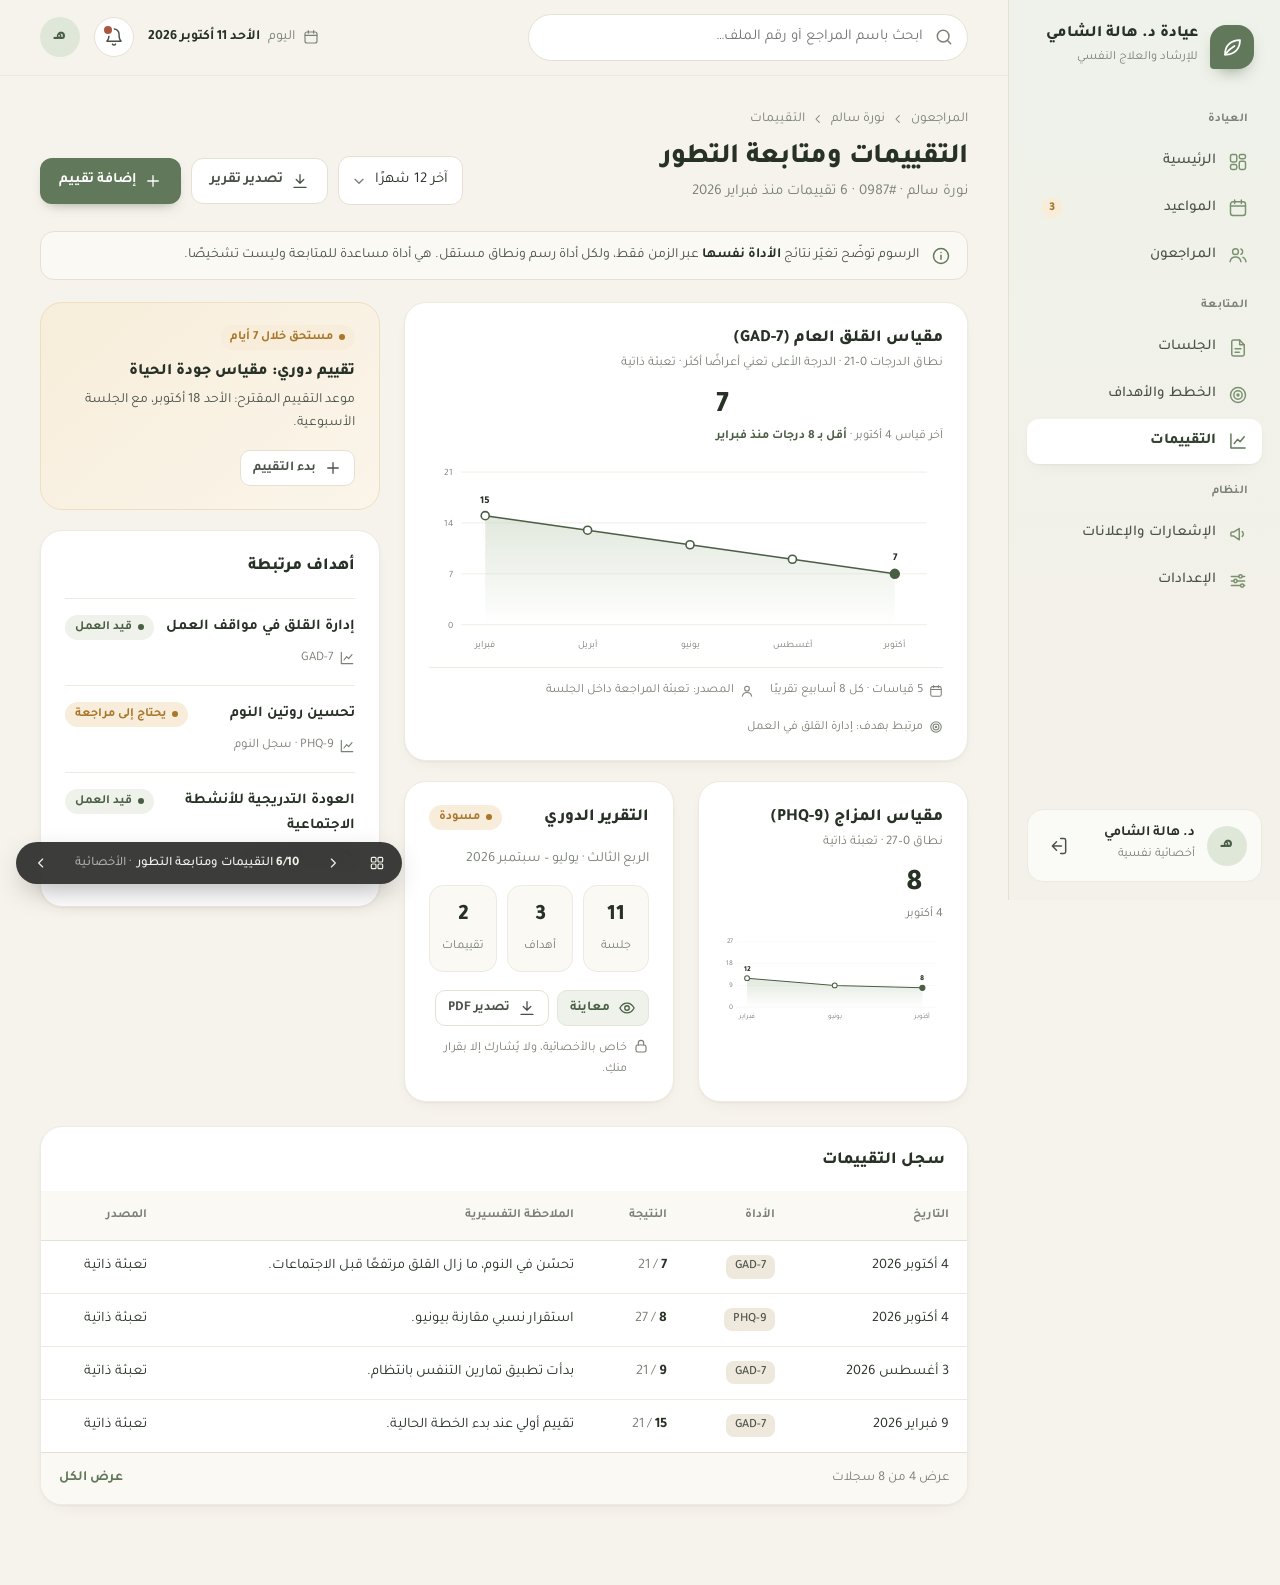
<file: 01-sakina/06-assessments.html>
<!doctype html>
<html lang="ar" dir="rtl">
<head>
<meta charset="utf-8">
<meta name="viewport" content="width=device-width, initial-scale=1">
<title>التقييمات · العيادة</title>
<link rel="stylesheet" href="style.css">
<script src="../shared/icons.js"></script>
<script src="../shared/present.js"></script>
</head>
<body class="staff">
<div class="app">

  <aside class="sidebar">
    <div class="brand">
      <span class="brand-mark"><svg class="i"><use href="#i-leaf"/></svg></span>
      <div><b>عيادة د. هالة الشامي</b><small>للإرشاد والعلاج النفسي</small></div>
    </div>
    <div class="nav-label">العيادة</div>
    <nav class="nav">
      <a href="01-dashboard.html"><svg class="i"><use href="#i-dashboard"/></svg>الرئيسية</a>
      <a href="02-calendar.html"><svg class="i"><use href="#i-calendar"/></svg>المواعيد<span class="badge">3</span></a>
      <a href="03-clients.html"><svg class="i"><use href="#i-users"/></svg>المراجعون</a>
    </nav>
    <div class="nav-label">المتابعة</div>
    <nav class="nav">
      <a href="05-session-note.html"><svg class="i"><use href="#i-note"/></svg>الجلسات</a>
      <a href="04-client-file.html" class="secondary"><svg class="i"><use href="#i-target"/></svg>الخطط والأهداف</a>
      <a href="06-assessments.html" class="active"><svg class="i"><use href="#i-chart"/></svg>التقييمات</a>
    </nav>
    <div class="nav-label">النظام</div>
    <nav class="nav">
      <a href="#" class="secondary"><svg class="i"><use href="#i-megaphone"/></svg>الإشعارات والإعلانات</a>
      <a href="#" class="secondary"><svg class="i"><use href="#i-settings"/></svg>الإعدادات</a>
    </nav>
    <div class="sidebar-foot">
      <span class="avatar">هـ</span>
      <div><b>د. هالة الشامي</b><small>أخصائية نفسية</small></div>
      <button class="icon-btn" title="تسجيل الخروج"><svg class="i"><use href="#i-logout"/></svg></button>
    </div>
  </aside>

  <div class="main">
    <header class="topbar">
      <div class="search input-icon">
        <svg class="i"><use href="#i-search"/></svg>
        <input class="input" type="search" placeholder="ابحث باسم المراجع أو رقم الملف…">
      </div>
      <div class="today"><svg class="i sm"><use href="#i-calendar"/></svg><span>اليوم</span> <b class="num">الأحد 11 أكتوبر 2026</b></div>
      <button class="icon-btn" title="الإشعارات"><svg class="i"><use href="#i-bell"/></svg><span class="dot"></span></button>
      <span class="avatar">هـ</span>
    </header>

    <main class="content">
      <nav class="crumbs"><a href="03-clients.html">المراجعون</a><svg class="i"><use href="#i-chev-l"/></svg><a href="04-client-file.html">نورة سالم</a><svg class="i"><use href="#i-chev-l"/></svg><span>التقييمات</span></nav>

      <div class="page-head">
        <div>
          <h1>التقييمات ومتابعة التطور</h1>
          <p class="sub num">نورة سالم · #0987 · 6 تقييمات منذ فبراير 2026</p>
        </div>
        <div class="actions">
          <select class="select" style="width:auto" aria-label="الفترة"><option>آخر 12 شهرًا</option><option>كل الفترة</option></select>
          <a class="btn btn-ghost" href="#"><svg class="i"><use href="#i-download"/></svg>تصدير تقرير</a>
          <a class="btn btn-primary" href="#"><svg class="i"><use href="#i-plus"/></svg>إضافة تقييم</a>
        </div>
      </div>

      <div class="notice" style="margin-bottom:22px">
        <svg class="i"><use href="#i-info"/></svg>
        <span>الرسوم توضّح تغيّر نتائج <b>الأداة نفسها</b> عبر الزمن فقط، ولكل أداة رسم ونطاق مستقل. هي أداة مساعدة للمتابعة وليست تشخيصًا.</span>
      </div>

      <div class="assess-grid">
        <div class="stack">
          <!-- رسم GAD-7 -->
          <section class="card chart-card">
            <div class="chart-head">
              <div>
                <h2>مقياس القلق العام (GAD-7)</h2>
                <p class="scale num">نطاق الدرجات 0–21 · الدرجة الأعلى تعني أعراضًا أكثر · تعبئة ذاتية</p>
              </div>
              <div class="latest num">
                <b>7</b>
                <span>آخر قياس 4 أكتوبر · <span class="delta">أقل بـ 8 درجات منذ فبراير</span></span>
              </div>
            </div>
            <div class="chart">
              <svg viewBox="0 0 640 250" role="img" aria-label="درجات GAD-7 من فبراير إلى أكتوبر 2026: 15، 13، 11، 9، 7">
                <defs><linearGradient id="fadeA" x1="0" y1="0" x2="0" y2="1"><stop offset="0" stop-color="#C8D5C0" stop-opacity=".55"/><stop offset="1" stop-color="#C8D5C0" stop-opacity="0"/></linearGradient></defs>
                <g class="grid"><line x1="40" x2="620" y1="210" y2="210"/><line x1="40" x2="620" y1="146.7" y2="146.7"/><line x1="40" x2="620" y1="83.3" y2="83.3"/><line x1="40" x2="620" y1="20" y2="20"/></g>
                <g class="axis">
                  <text x="30" y="214" text-anchor="end">0</text><text x="30" y="150.7" text-anchor="end">7</text><text x="30" y="87.3" text-anchor="end">14</text><text x="30" y="24" text-anchor="end">21</text>
                  <text x="70" y="238" text-anchor="middle">فبراير</text><text x="197.5" y="238" text-anchor="middle">أبريل</text><text x="325" y="238" text-anchor="middle">يونيو</text><text x="452.5" y="238" text-anchor="middle">أغسطس</text><text x="580" y="238" text-anchor="middle">أكتوبر</text>
                </g>
                <path d="M70 74.3 L197.5 92.4 L325 110.5 L452.5 128.6 L580 146.7 L580 210 L70 210 Z" fill="url(#fadeA)"/>
                <path class="line" d="M70 74.3 L197.5 92.4 L325 110.5 L452.5 128.6 L580 146.7"/>
                <circle class="pt" cx="70" cy="74.3" r="5"/><circle class="pt" cx="197.5" cy="92.4" r="5"/><circle class="pt" cx="325" cy="110.5" r="5"/><circle class="pt" cx="452.5" cy="128.6" r="5"/><circle class="pt last" cx="580" cy="146.7" r="5.5"/>
                <text class="lbl" x="70" y="58" text-anchor="middle">15</text>
                <text class="lbl" x="580" y="130" text-anchor="middle">7</text>
                <g>
                  <circle class="hit" cx="70" cy="74.3" r="18" data-tip="<b>15</b> · 9 فبراير 2026<br>تقييم أولي"/>
                  <circle class="hit" cx="197.5" cy="92.4" r="18" data-tip="<b>13</b> · 6 أبريل 2026"/>
                  <circle class="hit" cx="325" cy="110.5" r="18" data-tip="<b>11</b> · 8 يونيو 2026"/>
                  <circle class="hit" cx="452.5" cy="128.6" r="18" data-tip="<b>9</b> · 3 أغسطس 2026"/>
                  <circle class="hit" cx="580" cy="146.7" r="18" data-tip="<b>7</b> · 4 أكتوبر 2026<br>آخر قياس"/>
                </g>
              </svg>
              <div class="tip"></div>
            </div>
            <div class="chart-foot num">
              <span><svg class="i"><use href="#i-calendar"/></svg>5 قياسات · كل 8 أسابيع تقريبًا</span>
              <span><svg class="i"><use href="#i-user"/></svg>المصدر: تعبئة المراجعة داخل الجلسة</span>
              <span><svg class="i"><use href="#i-target"/></svg>مرتبط بهدف: إدارة القلق في العمل</span>
            </div>
          </section>

          <div class="two-col">
            <!-- رسم PHQ-9 -->
            <section class="card chart-card">
              <div class="chart-head">
                <div>
                  <h2>مقياس المزاج (PHQ-9)</h2>
                  <p class="scale num">نطاق 0–27 · تعبئة ذاتية</p>
                </div>
                <div class="latest num"><b>8</b><span>4 أكتوبر</span></div>
              </div>
              <div class="chart sm">
                <svg viewBox="0 0 640 250" role="img" aria-label="درجات PHQ-9: فبراير 12، يونيو 9، أكتوبر 8">
                  <defs><linearGradient id="fadeB" x1="0" y1="0" x2="0" y2="1"><stop offset="0" stop-color="#C8D5C0" stop-opacity=".55"/><stop offset="1" stop-color="#C8D5C0" stop-opacity="0"/></linearGradient></defs>
                  <g class="grid"><line x1="40" x2="620" y1="210" y2="210"/><line x1="40" x2="620" y1="146.7" y2="146.7"/><line x1="40" x2="620" y1="83.3" y2="83.3"/><line x1="40" x2="620" y1="20" y2="20"/></g>
                  <g class="axis">
                    <text x="30" y="214" text-anchor="end">0</text><text x="30" y="150.7" text-anchor="end">9</text><text x="30" y="87.3" text-anchor="end">18</text><text x="30" y="24" text-anchor="end">27</text>
                    <text x="70" y="240" text-anchor="middle">فبراير</text><text x="325" y="240" text-anchor="middle">يونيو</text><text x="580" y="240" text-anchor="middle">أكتوبر</text>
                  </g>
                  <path d="M70 125.6 L325 146.7 L580 153.7 L580 210 L70 210 Z" fill="url(#fadeB)"/>
                  <path class="line" d="M70 125.6 L325 146.7 L580 153.7"/>
                  <circle class="pt" cx="70" cy="125.6" r="7"/><circle class="pt" cx="325" cy="146.7" r="7"/><circle class="pt last" cx="580" cy="153.7" r="7.5"/>
                  <text class="lbl" x="70" y="104" text-anchor="middle" style="font-size:22px">12</text>
                  <text class="lbl" x="580" y="132" text-anchor="middle" style="font-size:22px">8</text>
                  <g>
                    <circle class="hit" cx="70" cy="125.6" r="26" data-tip="<b>12</b> · 9 فبراير 2026"/>
                    <circle class="hit" cx="325" cy="146.7" r="26" data-tip="<b>9</b> · 8 يونيو 2026"/>
                    <circle class="hit" cx="580" cy="153.7" r="26" data-tip="<b>8</b> · 4 أكتوبر 2026"/>
                  </g>
                </svg>
                <div class="tip"></div>
              </div>
            </section>

            <!-- التقرير الدوري -->
            <section class="card">
              <div class="card-head">
                <h2>التقرير الدوري</h2>
                <span class="chip st-draft">مسودة</span>
              </div>
              <p class="muted num" style="font-size:14px">الربع الثالث · يوليو – سبتمبر 2026</p>
              <div class="report-list num">
                <div><b>11</b><span>جلسة</span></div>
                <div><b>3</b><span>أهداف</span></div>
                <div><b>2</b><span>تقييمات</span></div>
              </div>
              <div style="display:flex;gap:8px;flex-wrap:wrap">
                <a class="btn btn-soft btn-sm" href="#"><svg class="i"><use href="#i-eye"/></svg>معاينة</a>
                <a class="btn btn-ghost btn-sm" href="#"><svg class="i"><use href="#i-download"/></svg>تصدير PDF</a>
              </div>
              <p class="hint" style="margin-top:12px;display:flex;gap:6px"><svg class="i sm"><use href="#i-lock"/></svg>خاص بالأخصائية، ولا يُشارك إلا بقرار منكِ.</p>
            </section>
          </div>
        </div>

        <aside class="stack">
          <section class="card due">
            <span class="chip st-pending">مستحق خلال 7 أيام</span>
            <h3>تقييم دوري: مقياس جودة الحياة</h3>
            <p class="num">موعد التقييم المقترح: الأحد 18 أكتوبر، مع الجلسة الأسبوعية.</p>
            <a class="btn btn-ghost btn-sm" href="#"><svg class="i"><use href="#i-plus"/></svg>بدء التقييم</a>
          </section>

          <section class="card">
            <div class="card-head"><h2>أهداف مرتبطة</h2></div>
            <div class="goal">
              <div class="goal-top"><b>إدارة القلق في مواقف العمل</b><span class="chip g-progress">قيد العمل</span></div>
              <div class="meta"><span><svg class="i sm"><use href="#i-chart"/></svg>GAD-7</span></div>
            </div>
            <div class="goal">
              <div class="goal-top"><b>تحسين روتين النوم</b><span class="chip g-review">يحتاج إلى مراجعة</span></div>
              <div class="meta"><span><svg class="i sm"><use href="#i-chart"/></svg>PHQ-9 · سجل النوم</span></div>
            </div>
            <div class="goal">
              <div class="goal-top"><b>العودة التدريجية للأنشطة الاجتماعية</b><span class="chip g-progress">قيد العمل</span></div>
              <div class="meta"><span><svg class="i sm"><use href="#i-note"/></svg>ملاحظات الجلسات</span></div>
            </div>
          </section>
        </aside>
      </div>

      <!-- سجل التقييمات (عرض جدولي للبيانات) -->
      <section class="card table-card" style="margin-top:24px">
        <div class="card-head" style="padding:20px 22px 0"><h2>سجل التقييمات</h2></div>
        <table class="table" style="margin-top:12px">
          <thead><tr><th>التاريخ</th><th>الأداة</th><th>النتيجة</th><th>الملاحظة التفسيرية</th><th>المصدر</th></tr></thead>
          <tbody class="num">
            <tr><td>4 أكتوبر 2026</td><td data-l="الأداة"><span class="tag">GAD-7</span></td><td data-l="النتيجة"><b>7</b> <span class="muted">/ 21</span></td><td data-l="ملاحظة">تحسّن في النوم، ما زال القلق مرتفعًا قبل الاجتماعات.</td><td data-l="المصدر" class="hide-m">تعبئة ذاتية</td></tr>
            <tr><td>4 أكتوبر 2026</td><td data-l="الأداة"><span class="tag">PHQ-9</span></td><td data-l="النتيجة"><b>8</b> <span class="muted">/ 27</span></td><td data-l="ملاحظة">استقرار نسبي مقارنة بيونيو.</td><td data-l="المصدر" class="hide-m">تعبئة ذاتية</td></tr>
            <tr><td>3 أغسطس 2026</td><td data-l="الأداة"><span class="tag">GAD-7</span></td><td data-l="النتيجة"><b>9</b> <span class="muted">/ 21</span></td><td data-l="ملاحظة">بدأت تطبيق تمارين التنفس بانتظام.</td><td data-l="المصدر" class="hide-m">تعبئة ذاتية</td></tr>
            <tr><td>9 فبراير 2026</td><td data-l="الأداة"><span class="tag">GAD-7</span></td><td data-l="النتيجة"><b>15</b> <span class="muted">/ 21</span></td><td data-l="ملاحظة">تقييم أولي عند بدء الخطة الحالية.</td><td data-l="المصدر" class="hide-m">تعبئة ذاتية</td></tr>
          </tbody>
        </table>
        <div class="table-foot"><span>عرض 4 من 8 سجلات</span><a class="add-link" href="#">عرض الكل</a></div>
      </section>
    </main>
  </div>
</div>
<script>
  // تلميح عند المرور على نقاط الرسم
  document.querySelectorAll('.chart').forEach(chart => {
    const tip = chart.querySelector('.tip');
    chart.querySelectorAll('.hit').forEach(h => {
      h.addEventListener('mouseenter', () => {
        const c = chart.getBoundingClientRect(), r = h.getBoundingClientRect();
        tip.innerHTML = h.dataset.tip;
        tip.style.left = (r.left + r.width / 2 - c.left) + 'px';
        tip.style.top = (r.top + r.height / 2 - c.top) + 'px';
        tip.classList.add('on');
      });
      h.addEventListener('mouseleave', () => tip.classList.remove('on'));
    });
  });
</script>
</body>
</html>
</file>
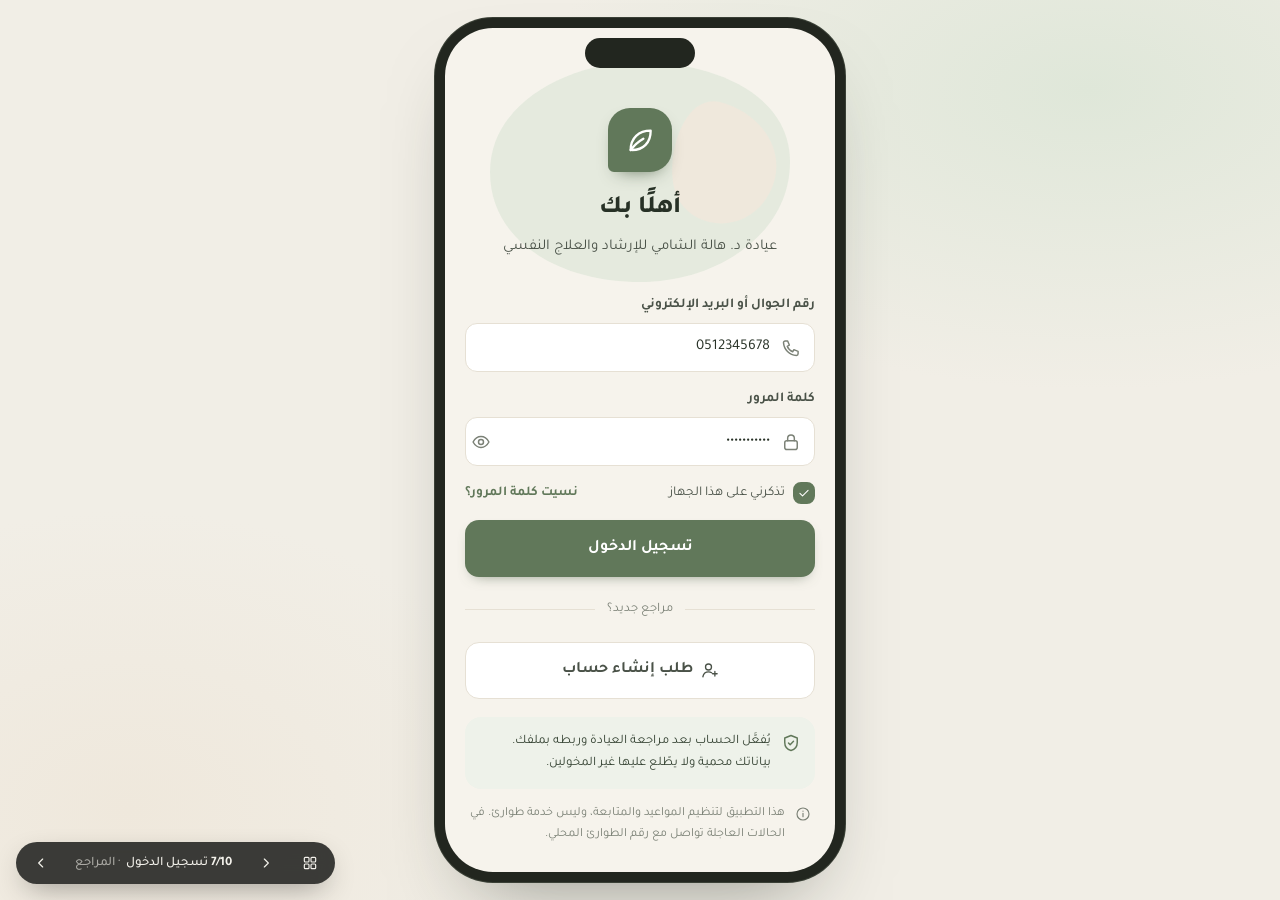
<file: 01-sakina/07-login.html>
<!doctype html>
<html lang="ar" dir="rtl">
<head>
<meta charset="utf-8">
<meta name="viewport" content="width=device-width, initial-scale=1">
<title>تسجيل الدخول · العيادة</title>
<link rel="stylesheet" href="style.css">
<script src="../shared/icons.js"></script>
<script src="../shared/present.js"></script>
</head>
<body class="client">
<div class="device">
  <div class="screen login">
    <div class="login-hero">
      <svg class="blob" viewBox="0 0 360 260" aria-hidden="true">
        <path d="M180 20c70 0 150 30 150 100s-70 120-150 120S30 200 30 130 110 20 180 20z" fill="#DFE7D9" opacity=".7"/>
        <path d="M260 60c40 10 70 50 50 90s-70 40-90 10 0-110 40-100z" fill="#EFE8DC"/>
      </svg>
      <span class="brand-mark"><svg class="i"><use href="#i-leaf"/></svg></span>
      <h1>أهلًا بك</h1>
      <p>عيادة د. هالة الشامي للإرشاد والعلاج النفسي</p>
    </div>

    <form onsubmit="location.href='08-home.html';return false">
      <div class="field">
        <label for="id">رقم الجوال أو البريد الإلكتروني</label>
        <div class="input-icon">
          <svg class="i"><use href="#i-phone"/></svg>
          <input id="id" class="input num" inputmode="email" value="0512345678">
        </div>
      </div>
      <div class="field">
        <label for="pw">كلمة المرور</label>
        <div class="pw input-icon">
          <svg class="i"><use href="#i-lock"/></svg>
          <input id="pw" class="input" type="password" value="password123">
          <button type="button" class="icon-btn" title="إظهار كلمة المرور"><svg class="i"><use href="#i-eye"/></svg></button>
        </div>
      </div>
      <div class="row-between">
        <label class="remember"><span class="check on"><svg class="i"><use href="#i-check"/></svg></span>تذكرني على هذا الجهاز</label>
        <a href="#">نسيت كلمة المرور؟</a>
      </div>
      <button class="btn btn-primary btn-lg btn-block" type="submit">تسجيل الدخول</button>
      <div class="or">مراجع جديد؟</div>
      <a class="btn btn-ghost btn-lg btn-block" href="#"><svg class="i"><use href="#i-user-plus"/></svg>طلب إنشاء حساب</a>
    </form>

    <div class="safe">
      <svg class="i"><use href="#i-shield"/></svg>
      <span>يُفعَّل الحساب بعد مراجعة العيادة وربطه بملفك. بياناتك محمية ولا يطّلع عليها غير المخولين.</span>
    </div>
    <p class="limits"><svg class="i"><use href="#i-info"/></svg>هذا التطبيق لتنظيم المواعيد والمتابعة، وليس خدمة طوارئ. في الحالات العاجلة تواصل مع رقم الطوارئ المحلي.</p>
  </div>
</div>
</body>
</html>
</file>
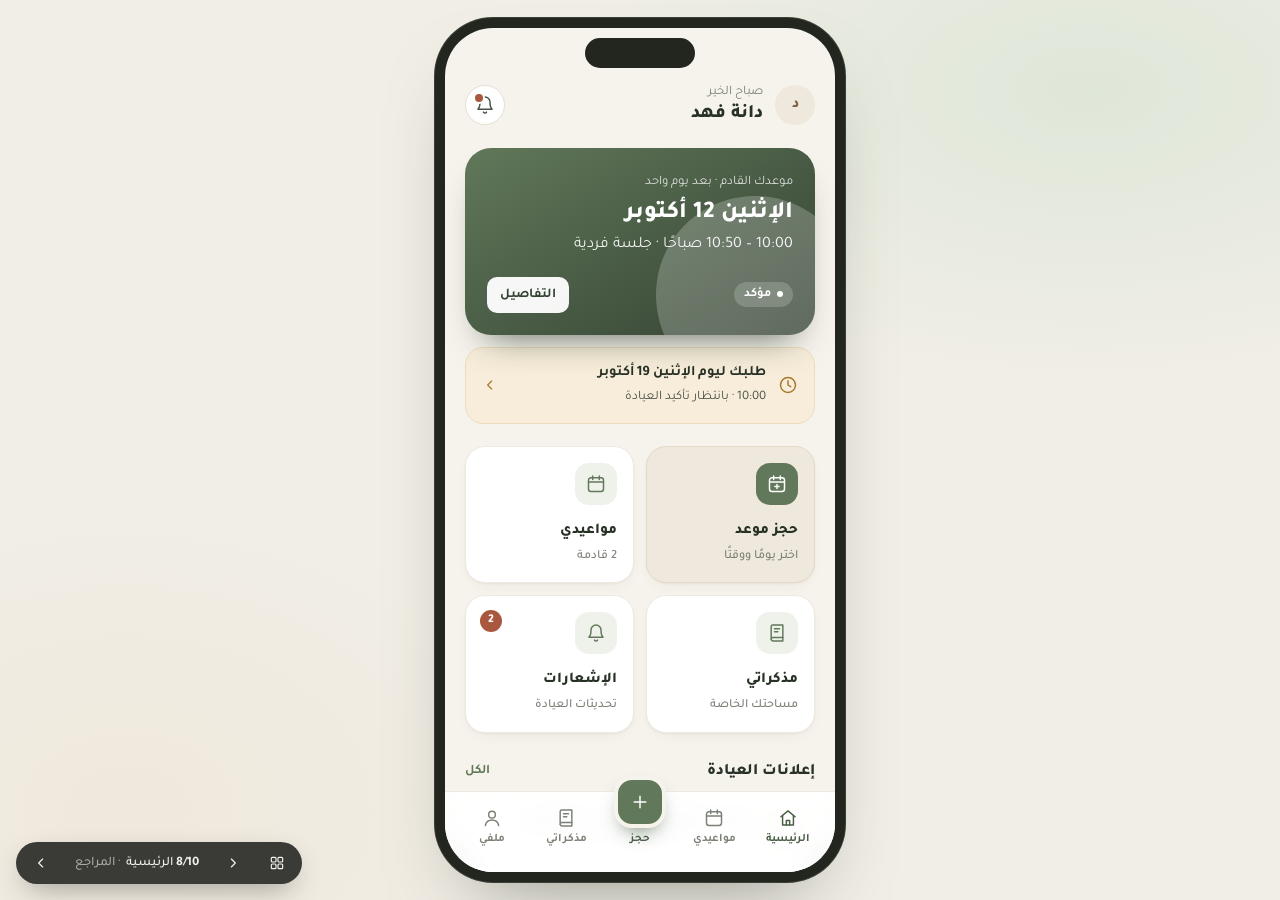
<file: 01-sakina/08-home.html>
<!doctype html>
<html lang="ar" dir="rtl">
<head>
<meta charset="utf-8">
<meta name="viewport" content="width=device-width, initial-scale=1">
<title>الرئيسية · حسابي</title>
<link rel="stylesheet" href="style.css">
<script src="../shared/icons.js"></script>
<script src="../shared/present.js"></script>
</head>
<body class="client">
<div class="device">
  <div class="screen">
    <header class="c-head">
      <a class="avatar av-2" href="#" title="ملفي">د</a>
      <div class="grow"><small>صباح الخير</small><b>دانة فهد</b></div>
      <a class="icon-btn" href="#" title="الإشعارات"><svg class="i"><use href="#i-bell"/></svg><span class="dot"></span></a>
    </header>

    <section class="next-appt">
      <svg class="blob" viewBox="0 0 200 200" aria-hidden="true"><path d="M100 10c50 0 90 40 90 90s-40 90-90 90-90-40-90-90 40-90 90-90z" fill="#fff"/></svg>
      <small>موعدك القادم · بعد يوم واحد</small>
      <h2>الإثنين 12 أكتوبر</h2>
      <div class="t num">10:00 – 10:50 صباحًا · جلسة فردية</div>
      <div class="row2">
        <span class="chip">مؤكد</span>
        <a class="btn btn-sm" href="10-appointments.html">التفاصيل</a>
      </div>
    </section>

    <a class="pending-card" href="10-appointments.html">
      <svg class="i"><use href="#i-clock"/></svg>
      <div style="flex:1"><b>طلبك ليوم الإثنين 19 أكتوبر</b><span class="num">10:00 · بانتظار تأكيد العيادة</span></div>
      <svg class="i sm"><use href="#i-chev-l"/></svg>
    </a>

    <nav class="quick">
      <a href="09-booking.html" class="primary">
        <span class="ic"><svg class="i"><use href="#i-calendar-plus"/></svg></span>
        <span>حجز موعد<small>اختر يومًا ووقتًا</small></span>
      </a>
      <a href="10-appointments.html">
        <span class="ic"><svg class="i"><use href="#i-calendar"/></svg></span>
        <span>مواعيدي<small class="num">2 قادمة</small></span>
      </a>
      <a href="#">
        <span class="ic"><svg class="i"><use href="#i-book"/></svg></span>
        <span>مذكراتي<small>مساحتك الخاصة</small></span>
      </a>
      <a href="#">
        <span class="badge num">2</span>
        <span class="ic"><svg class="i"><use href="#i-bell"/></svg></span>
        <span>الإشعارات<small>تحديثات العيادة</small></span>
      </a>
    </nav>

    <div class="sec-title">إعلانات العيادة <a href="#">الكل</a></div>
    <div class="ann">
      <span class="ic"><svg class="i"><use href="#i-megaphone"/></svg></span>
      <div><b>العيادة مغلقة يوم الخميس 22 أكتوبر</b><span class="num">نُشر أمس · لن تتأثر مواعيدك الحالية</span></div>
    </div>
    <div class="ann">
      <span class="ic"><svg class="i"><use href="#i-clock"/></svg></span>
      <div><b>نرجو الحضور قبل الموعد بـ 10 دقائق</b><span class="num">تعليمات تنظيمية · 1 أكتوبر</span></div>
    </div>

    <p class="limits"><svg class="i"><use href="#i-info"/></svg>نرد على الرسائل خلال ساعات العمل (الأحد – الخميس، 9 صباحًا – 5 مساءً). هذا التطبيق ليس خدمة طوارئ.</p>
  </div>

  <nav class="tabbar">
    <a href="08-home.html" class="on"><svg class="i"><use href="#i-home"/></svg>الرئيسية</a>
    <a href="10-appointments.html"><svg class="i"><use href="#i-calendar"/></svg>مواعيدي</a>
    <a href="09-booking.html" class="fab"><span class="ic"><svg class="i"><use href="#i-plus"/></svg></span>حجز</a>
    <a href="#"><svg class="i"><use href="#i-book"/></svg>مذكراتي</a>
    <a href="#"><svg class="i"><use href="#i-user"/></svg>ملفي</a>
  </nav>
</div>
</body>
</html>
</file>
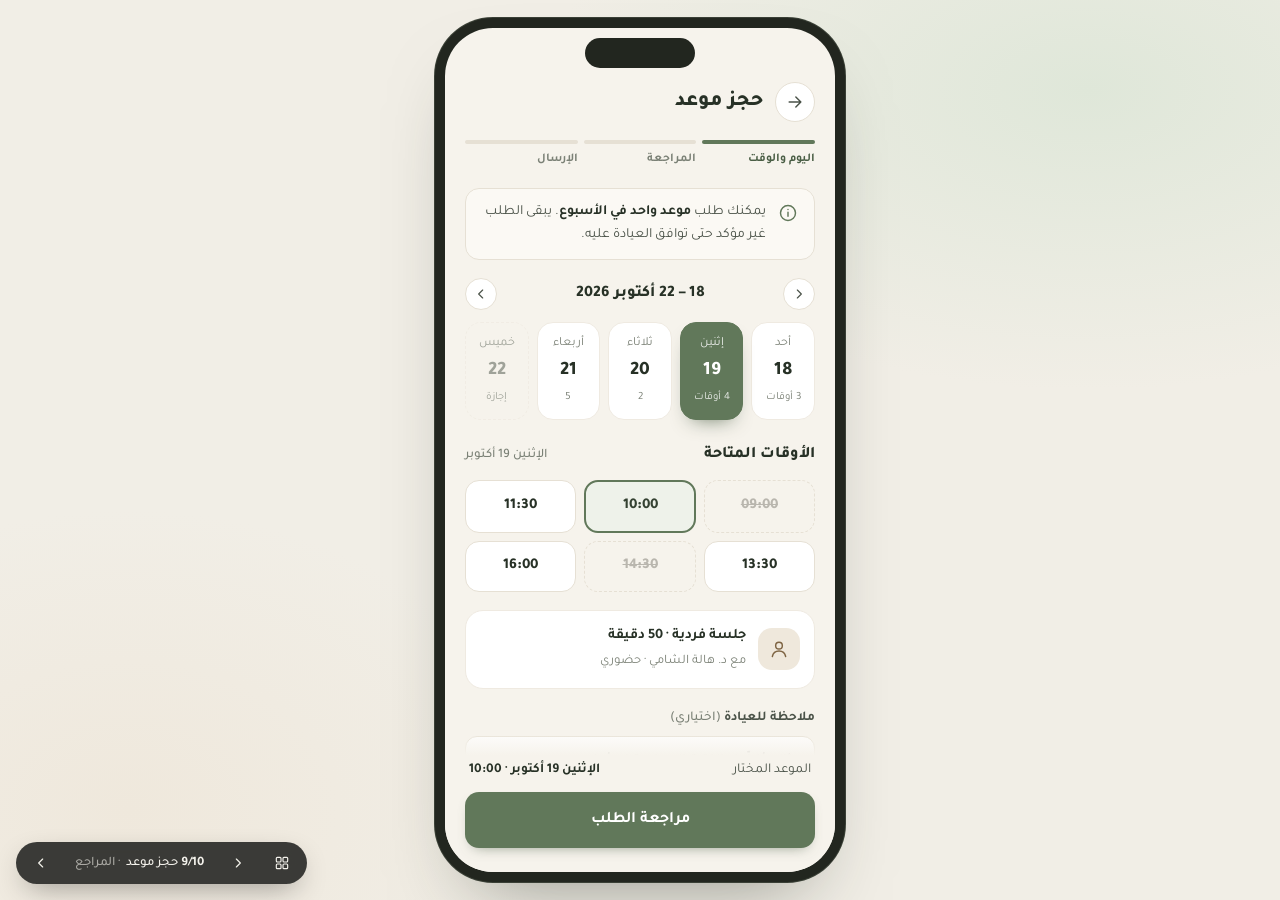
<file: 01-sakina/09-booking.html>
<!doctype html>
<html lang="ar" dir="rtl">
<head>
<meta charset="utf-8">
<meta name="viewport" content="width=device-width, initial-scale=1">
<title>حجز موعد · حسابي</title>
<link rel="stylesheet" href="style.css">
<script src="../shared/icons.js"></script>
<script src="../shared/present.js"></script>
</head>
<body class="client">
<div class="device">
  <div class="screen" style="padding-bottom:160px">
    <header class="c-title">
      <a class="icon-btn" href="08-home.html" title="رجوع"><svg class="i"><use href="#i-arrow-r"/></svg></a>
      <h1>حجز موعد</h1>
    </header>

    <div class="steps">
      <div class="on">اليوم والوقت</div>
      <div>المراجعة</div>
      <div>الإرسال</div>
    </div>

    <div class="notice">
      <svg class="i"><use href="#i-info"/></svg>
      <span>يمكنك طلب <b>موعد واحد في الأسبوع</b>. يبقى الطلب غير مؤكد حتى توافق العيادة عليه.</span>
    </div>

    <div class="month">
      <button class="icon-btn sm" title="الأسبوع السابق"><svg class="i"><use href="#i-chev-r"/></svg></button>
      <b class="num">18 – 22 أكتوبر 2026</b>
      <button class="icon-btn sm" title="الأسبوع التالي"><svg class="i"><use href="#i-chev-l"/></svg></button>
    </div>
    <div class="days num" id="days">
      <button data-d="الأحد 18 أكتوبر">أحد<b>18</b><em>3 أوقات</em></button>
      <button class="on" data-d="الإثنين 19 أكتوبر">إثنين<b>19</b><em>4 أوقات</em></button>
      <button data-d="الثلاثاء 20 أكتوبر">ثلاثاء<b>20</b><em>2</em></button>
      <button data-d="الأربعاء 21 أكتوبر">أربعاء<b>21</b><em>5</em></button>
      <button disabled>خميس<b>22</b><em>إجازة</em></button>
    </div>

    <div class="sec-title" style="margin-top:22px">الأوقات المتاحة <span class="muted num" id="dayLabel" style="font-size:13px;font-weight:500">الإثنين 19 أكتوبر</span></div>
    <div class="slots num" id="slots">
      <button disabled>09:00</button>
      <button class="on">10:00</button>
      <button>11:30</button>
      <button>13:30</button>
      <button disabled>14:30</button>
      <button>16:00</button>
    </div>

    <div class="session-box">
      <span class="ic"><svg class="i"><use href="#i-user"/></svg></span>
      <div><b>جلسة فردية · 50 دقيقة</b><span>مع د. هالة الشامي · حضوري</span></div>
    </div>

    <div class="field">
      <label for="note">ملاحظة للعيادة <span class="muted" style="font-weight:500">(اختياري)</span></label>
      <textarea id="note" class="textarea" style="min-height:84px" placeholder="مثال: أفضّل الفترة الصباحية إن أمكن"></textarea>
    </div>
  </div>

  <div class="sticky-cta">
    <div class="sum num"><span>الموعد المختار</span><b id="sum">الإثنين 19 أكتوبر · 10:00</b></div>
    <button class="btn btn-primary btn-lg btn-block" id="review">مراجعة الطلب</button>
  </div>

  <!-- ورقة المراجعة -->
  <div class="sheet-wrap" id="sheet">
    <div class="sheet">
      <div class="grab"></div>
      <div id="step2">
        <h2>راجع طلبك</h2>
        <div class="dl num">
          <div><span class="k">اليوم</span><span class="v" id="rDay">الإثنين 19 أكتوبر 2026</span></div>
          <div><span class="k">الوقت</span><span class="v" id="rTime">10:00 – 10:50</span></div>
          <div><span class="k">نوع الجلسة</span><span class="v">جلسة فردية · حضوري</span></div>
          <div><span class="k">الأخصائية</span><span class="v">د. هالة الشامي</span></div>
        </div>
        <div class="checks" style="margin-top:14px">
          <div><svg class="i"><use href="#i-check-circle"/></svg>لا يوجد لديك حجز آخر في هذا الأسبوع</div>
        </div>
        <div style="display:grid;gap:8px">
          <button class="btn btn-primary btn-lg btn-block" id="send"><svg class="i"><use href="#i-send"/></svg>إرسال الطلب</button>
          <button class="btn btn-ghost btn-block" id="back">تعديل</button>
        </div>
      </div>
      <div id="step3" class="success" hidden>
        <div class="ok"><svg class="i"><use href="#i-check"/></svg></div>
        <h2>تم إرسال طلبك</h2>
        <p class="num">سنرسل لك إشعارًا عند تأكيد العيادة للموعد<br><b id="sDay">الإثنين 19 أكتوبر · 10:00</b></p>
        <span class="chip st-pending" style="margin-bottom:18px">بانتظار التأكيد</span>
        <a class="btn btn-primary btn-lg btn-block" href="10-appointments.html">عرض مواعيدي</a>
      </div>
    </div>
  </div>
</div>

<script>
  // تفاعل بسيط للعرض: اختيار اليوم والوقت ثم المراجعة والإرسال
  const $ = s => document.querySelector(s);
  let day = 'الإثنين 19 أكتوبر', time = '10:00';
  const end = t => { const [h, m] = t.split(':').map(Number); const e = h * 60 + m + 50; return String(Math.floor(e / 60)).padStart(2, '0') + ':' + String(e % 60).padStart(2, '0'); };
  const sync = () => { $('#sum').textContent = `${day} · ${time}`; $('#dayLabel').textContent = day; };
  document.querySelectorAll('#days button:not(:disabled)').forEach(b => b.onclick = () => {
    document.querySelectorAll('#days button').forEach(x => x.classList.remove('on')); b.classList.add('on'); day = b.dataset.d; sync();
  });
  document.querySelectorAll('#slots button:not(:disabled)').forEach(b => b.onclick = () => {
    document.querySelectorAll('#slots button').forEach(x => x.classList.remove('on')); b.classList.add('on'); time = b.textContent; sync();
  });
  $('#review').onclick = () => {
    $('#rDay').textContent = day + ' 2026'; $('#rTime').textContent = `${time} – ${end(time)}`; $('#sDay').textContent = `${day} · ${time}`;
    $('#step2').hidden = false; $('#step3').hidden = true; $('#sheet').classList.add('on');
  };
  $('#back').onclick = () => $('#sheet').classList.remove('on');
  $('#sheet').onclick = e => { if (e.target.id === 'sheet') $('#sheet').classList.remove('on'); };
  $('#send').onclick = () => { $('#step2').hidden = true; $('#step3').hidden = false; };
</script>
</body>
</html>
</file>
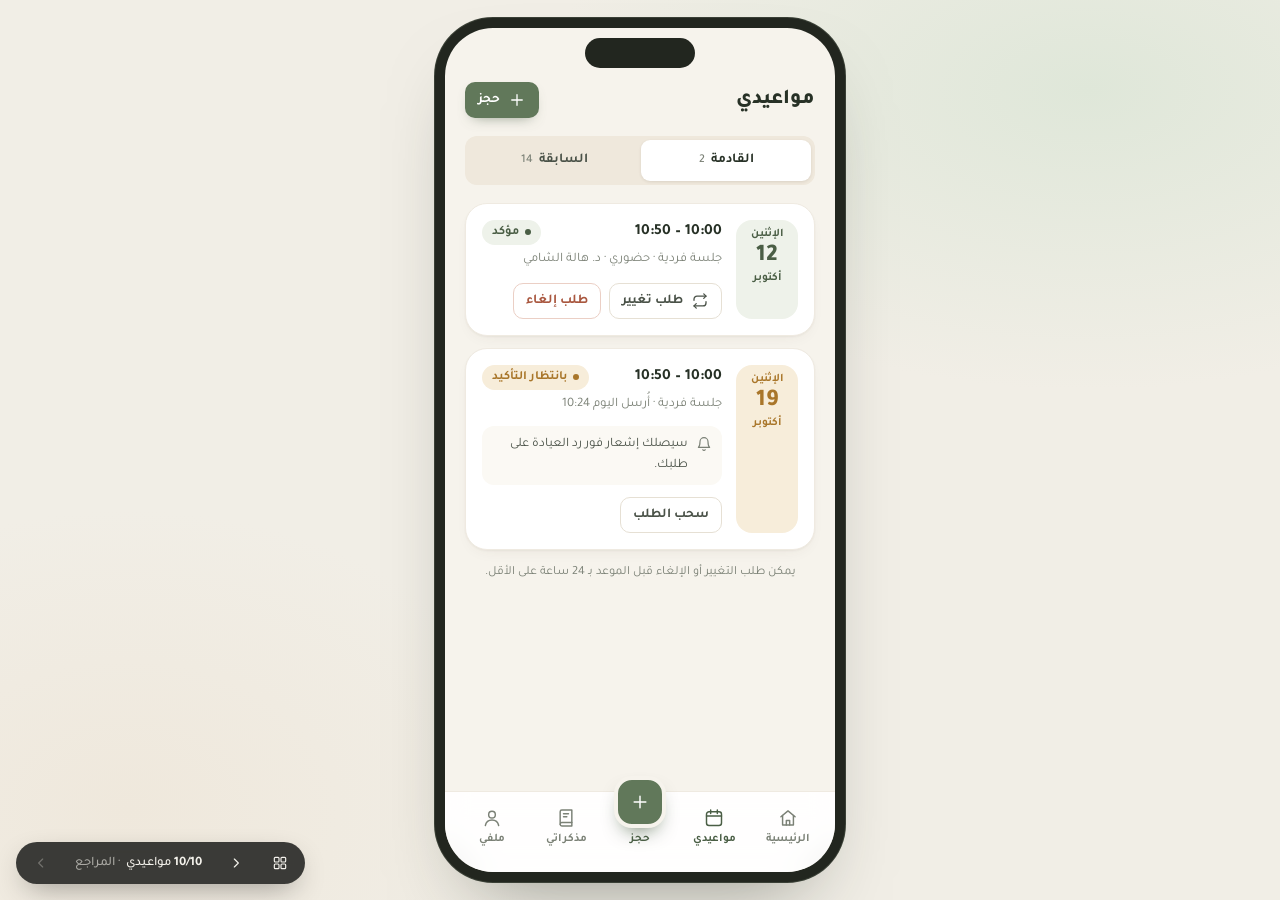
<file: 01-sakina/10-appointments.html>
<!doctype html>
<html lang="ar" dir="rtl">
<head>
<meta charset="utf-8">
<meta name="viewport" content="width=device-width, initial-scale=1">
<title>مواعيدي · حسابي</title>
<link rel="stylesheet" href="style.css">
<script src="../shared/icons.js"></script>
<script src="../shared/present.js"></script>
</head>
<body class="client">
<div class="device">
  <div class="screen">
    <header class="c-title">
      <h1>مواعيدي</h1>
      <a class="btn btn-primary btn-sm" href="09-booking.html"><svg class="i"><use href="#i-plus"/></svg>حجز</a>
    </header>

    <div class="seg full" id="tabs">
      <button class="on" data-t="up">القادمة <span class="n num">2</span></button>
      <button data-t="past">السابقة <span class="n num">14</span></button>
    </div>

    <div id="up" class="num">
      <article class="appt">
        <div class="date"><small>الإثنين</small><b>12</b><small>أكتوبر</small></div>
        <div class="body">
          <div class="top"><b>10:00 – 10:50</b><span class="chip st-confirmed">مؤكد</span></div>
          <span class="meta">جلسة فردية · حضوري · د. هالة الشامي</span>
          <div class="acts">
            <button class="btn btn-ghost btn-sm"><svg class="i"><use href="#i-repeat"/></svg>طلب تغيير</button>
            <button class="btn btn-danger btn-sm">طلب إلغاء</button>
          </div>
        </div>
      </article>

      <article class="appt pending">
        <div class="date"><small>الإثنين</small><b>19</b><small>أكتوبر</small></div>
        <div class="body">
          <div class="top"><b>10:00 – 10:50</b><span class="chip st-pending">بانتظار التأكيد</span></div>
          <span class="meta">جلسة فردية · أُرسل اليوم 10:24</span>
          <p class="note"><svg class="i"><use href="#i-bell"/></svg>سيصلك إشعار فور رد العيادة على طلبك.</p>
          <div class="acts"><button class="btn btn-ghost btn-sm">سحب الطلب</button></div>
        </div>
      </article>

      <p class="policy">يمكن طلب التغيير أو الإلغاء قبل الموعد بـ 24 ساعة على الأقل.</p>
    </div>

    <div id="past" class="num" hidden>
      <article class="appt past">
        <div class="date"><small>الإثنين</small><b>5</b><small>أكتوبر</small></div>
        <div class="body">
          <div class="top"><b>10:00 – 10:50</b><span class="chip st-done">مكتمل</span></div>
          <span class="meta">جلسة فردية</span>
        </div>
      </article>
      <article class="appt past">
        <div class="date"><small>الأربعاء</small><b>30</b><small>سبتمبر</small></div>
        <div class="body">
          <div class="top"><b>11:30 – 12:20</b><span class="chip st-changed">تم تغييره</span></div>
          <span class="meta">نُقل من الإثنين 28 سبتمبر بطلب منك</span>
        </div>
      </article>
      <article class="appt past">
        <div class="date"><small>الإثنين</small><b>21</b><small>سبتمبر</small></div>
        <div class="body">
          <div class="top"><b>10:00 – 10:50</b><span class="chip st-cancelled">ملغي</span></div>
          <span class="meta">أُلغي من العيادة · إجازة رسمية</span>
        </div>
      </article>
      <article class="appt past">
        <div class="date"><small>الإثنين</small><b>14</b><small>سبتمبر</small></div>
        <div class="body">
          <div class="top"><b>10:00 – 10:50</b><span class="chip st-done">مكتمل</span></div>
          <span class="meta">جلسة فردية</span>
        </div>
      </article>
    </div>
  </div>

  <nav class="tabbar">
    <a href="08-home.html"><svg class="i"><use href="#i-home"/></svg>الرئيسية</a>
    <a href="10-appointments.html" class="on"><svg class="i"><use href="#i-calendar"/></svg>مواعيدي</a>
    <a href="09-booking.html" class="fab"><span class="ic"><svg class="i"><use href="#i-plus"/></svg></span>حجز</a>
    <a href="#"><svg class="i"><use href="#i-book"/></svg>مذكراتي</a>
    <a href="#"><svg class="i"><use href="#i-user"/></svg>ملفي</a>
  </nav>
</div>
<script>
  document.querySelectorAll('#tabs button').forEach(b => b.onclick = () => {
    document.querySelectorAll('#tabs button').forEach(x => x.classList.toggle('on', x === b));
    document.getElementById('up').hidden = b.dataset.t !== 'up';
    document.getElementById('past').hidden = b.dataset.t !== 'past';
  });
</script>
</body>
</html>
</file>
<file: shared/gallery.css>
/* صفحات المعرض (كل التصاميم + شاشات تصميم واحد) — محايدة عمدًا حتى لا تنافس التصاميم نفسها */
@import url("https://fonts.googleapis.com/css2?family=Tajawal:wght@400;500;700;800&display=swap");
:root { --ink: #1E211D; --muted: #6F716B; --line: #E3E1DB; --bg: #F4F3EF; --card: #fff; }
* { box-sizing: border-box; }
body { margin: 0; font: 15px/1.65 "Tajawal", system-ui, sans-serif; color: var(--ink); background: var(--bg); -webkit-font-smoothing: antialiased; }
a { color: inherit; text-decoration: none; }
.wrap { max-width: 1320px; margin: 0 auto; padding: 48px 32px 80px; }
.top { display: flex; justify-content: space-between; align-items: flex-end; gap: 24px; flex-wrap: wrap; margin-bottom: 36px; }
.eyebrow { font-size: 13px; font-weight: 700; color: var(--muted); display: flex; gap: 8px; align-items: center; }
.eyebrow a:hover { color: var(--ink); }
h1 { font-size: 34px; font-weight: 800; margin: 6px 0 6px; line-height: 1.3; }
.lead { color: var(--muted); max-width: 640px; margin: 0; }
.swatches { display: flex; gap: 6px; }
.swatches i { width: 34px; height: 34px; border-radius: 10px; border: 1px solid rgba(0,0,0,.06); }
.meta { display: flex; gap: 18px; flex-wrap: wrap; font-size: 13.5px; color: var(--muted); margin-top: 14px; }
.meta b { color: var(--ink); }
h2 { font-size: 19px; font-weight: 800; margin: 40px 0 16px; display: flex; gap: 10px; align-items: baseline; }
h2 small { font-size: 13px; font-weight: 500; color: var(--muted); }
.grid { display: grid; gap: 22px; }
.grid.desk { grid-template-columns: repeat(auto-fill, minmax(380px, 1fr)); }
.grid.mob { grid-template-columns: repeat(auto-fill, minmax(210px, 1fr)); }
.shot { display: grid; gap: 10px; }
.thumb { position: relative; overflow: hidden; border-radius: 16px; background: #fff; border: 1px solid var(--line);
  box-shadow: 0 1px 2px rgba(0,0,0,.04), 0 14px 30px -18px rgba(0,0,0,.25); transition: transform .2s, box-shadow .2s; }
.desk .thumb { aspect-ratio: 16 / 10; }
.mob .thumb { aspect-ratio: 430 / 900; border-radius: 26px; }
.thumb iframe { position: absolute; top: 0; right: 0; border: 0; transform-origin: top right; pointer-events: none; }
.shot:hover .thumb { transform: translateY(-3px); box-shadow: 0 2px 4px rgba(0,0,0,.05), 0 24px 40px -20px rgba(0,0,0,.35); }
.cap { display: flex; gap: 10px; align-items: baseline; }
.cap b { font-weight: 800; }
.cap span { font-size: 13px; color: var(--muted); }
.cap .n { font-size: 12px; font-weight: 800; color: var(--muted); min-width: 22px; }
.designs { display: grid; grid-template-columns: repeat(auto-fill, minmax(360px, 1fr)); gap: 22px; }
.design { background: var(--card); border: 1px solid var(--line); border-radius: 22px; overflow: hidden; display: grid; transition: transform .2s, box-shadow .2s; }
.design:hover { transform: translateY(-3px); box-shadow: 0 24px 40px -24px rgba(0,0,0,.3); }
.design .thumb { border: 0; border-radius: 0; aspect-ratio: 16 / 10; box-shadow: none; border-bottom: 1px solid var(--line); }
.design .body { padding: 18px 20px 20px; display: grid; gap: 6px; }
.design .body b { font-size: 18px; font-weight: 800; }
.design .body p { margin: 0; color: var(--muted); font-size: 14px; }
.design.soon { opacity: .6; pointer-events: none; }
.design.soon .thumb { display: grid; place-items: center; color: var(--muted); font-weight: 700; background: repeating-linear-gradient(-45deg, #fafaf8 0 10px, #f2f1ed 10px 20px); }
.note { margin-top: 40px; padding: 16px 20px; border-radius: 16px; background: #fff; border: 1px solid var(--line); color: var(--muted); font-size: 14px; }
.note b { color: var(--ink); }
kbd { font: 700 12px/1 "Tajawal", sans-serif; padding: 3px 7px; border-radius: 6px; border: 1px solid var(--line); background: var(--bg); }
@media (max-width: 640px) {
  .wrap { padding: 28px 16px 60px; }
  h1 { font-size: 26px; }
  .grid.desk, .designs { grid-template-columns: 1fr; }
  .grid.mob { grid-template-columns: 1fr 1fr; gap: 14px; }
}
</file>
<file: 01-sakina/style.css>
/* =========================================================
   التصميم 1 — «سكينة»
   هادئ وناعم: عاجي + أخضر مريمي + بيج، زوايا مستديرة، مساحات واسعة.
   الخط: Tajawal. الأرقام غربية.
   ملاحظة: هيكل HTML ثابت بين التصاميم — كل الهوية البصرية هنا فقط.
   ========================================================= */
@import url("https://fonts.googleapis.com/css2?family=Tajawal:wght@400;500;700;800&display=swap");

:root {
  --bg: #F6F3EC;
  --surface: #FFFFFF;
  --surface-2: #FBF9F4;
  --beige: #EFE8DC;
  --beige-2: #E4D9C7;

  --sage-50: #EEF2EA;
  --sage-100: #DFE7D9;
  --sage-200: #C8D5C0;
  --sage-400: #95A98B;
  --sage-500: #7A9170;
  --sage-600: #61785A;
  --sage-700: #4A5E45;
  --sage-800: #344232;

  --ink: #273126;
  --ink-2: #4A5248;
  --muted: #7B8176;
  --line: #E6E0D4;
  --line-2: #EFEAE1;

  /* ألوان الحالات — كل حالة: لون نص/حد + خلفية */
  --amber: #A9762A;  --amber-bg: #F7EDDA;
  --clay: #A9573F;   --clay-bg: #F5E2DA;
  --teal: #3B6F7B;   --teal-bg: #DFEBEE;
  --slate: #5F6B75;  --slate-bg: #E8EBED;
  --brown: #7E6443;  --brown-bg: #EFE6D8;

  --r-sm: 10px;
  --r: 14px;
  --r-lg: 22px;
  --r-xl: 30px;
  --shadow-1: 0 1px 2px rgba(70, 60, 40, .05), 0 6px 18px -10px rgba(70, 60, 40, .12);
  --shadow-2: 0 2px 6px rgba(70, 60, 40, .05), 0 24px 48px -22px rgba(70, 60, 40, .25);
  --font: "Tajawal", "Cairo", system-ui, sans-serif;
}

*, *::before, *::after { box-sizing: border-box; }
html { -webkit-text-size-adjust: 100%; }
body {
  margin: 0;
  font-family: var(--font);
  font-size: 15px;
  line-height: 1.65;
  color: var(--ink);
  background: var(--bg);
  -webkit-font-smoothing: antialiased;
}
h1, h2, h3, h4, p { margin: 0; }
a { color: inherit; text-decoration: none; }
button, input, select, textarea { font: inherit; color: inherit; }
button { cursor: pointer; border: 0; background: none; padding: 0; }
.num { font-variant-numeric: tabular-nums; }
.muted { color: var(--muted); }
.i { width: 20px; height: 20px; flex: none; }
.i.sm { width: 16px; height: 16px; }
.i.lg { width: 24px; height: 24px; }
.sr { position: absolute; width: 1px; height: 1px; overflow: hidden; clip: rect(0 0 0 0); }
:focus-visible { outline: 2px solid var(--sage-500); outline-offset: 2px; }

/* ---------------- أزرار ---------------- */
.btn {
  display: inline-flex; align-items: center; justify-content: center; gap: 8px;
  padding: 10px 18px; border-radius: 12px; font-weight: 700; font-size: 14.5px;
  white-space: nowrap; transition: background .15s, box-shadow .15s, color .15s;
  border: 1px solid transparent;
}
.btn .i { width: 18px; height: 18px; }
.btn-primary { background: var(--sage-600); color: #fff; box-shadow: 0 6px 14px -8px rgba(74, 94, 69, .7); }
.btn-primary:hover { background: var(--sage-700); }
.btn-soft { background: var(--sage-50); color: var(--sage-700); border-color: var(--sage-100); }
.btn-soft:hover { background: var(--sage-100); }
.btn-ghost { background: var(--surface); color: var(--ink-2); border-color: var(--line); }
.btn-ghost:hover { background: var(--surface-2); border-color: var(--beige-2); }
.btn-danger { background: transparent; color: var(--clay); border-color: #EBCFC5; }
.btn-danger:hover { background: var(--clay-bg); }
.btn-sm { padding: 6px 12px; font-size: 13.5px; border-radius: 10px; }
.btn-block { width: 100%; }
.btn-lg { padding: 14px 22px; font-size: 16px; border-radius: 14px; }
.icon-btn {
  width: 40px; height: 40px; display: inline-grid; place-items: center; flex: none;
  border-radius: 50%; background: var(--surface); border: 1px solid var(--line); color: var(--ink-2);
  position: relative;
}
.icon-btn:hover { background: var(--surface-2); }
.icon-btn.sm { width: 32px; height: 32px; }
.icon-btn.sm .i { width: 16px; height: 16px; }
.icon-btn .dot {
  position: absolute; top: 8px; inset-inline-end: 9px; width: 8px; height: 8px;
  border-radius: 50%; background: var(--clay); box-shadow: 0 0 0 2px var(--surface);
}

/* ---------------- شارات الحالة ---------------- */
.chip {
  display: inline-flex; align-items: center; gap: 6px; padding: 2px 10px 3px;
  border-radius: 999px; font-size: 12.5px; font-weight: 700; white-space: nowrap;
  background: var(--slate-bg); color: var(--slate); line-height: 1.6;
}
.chip::before { content: ""; width: 6px; height: 6px; border-radius: 50%; background: currentColor; }
.chip.plain::before { display: none; }
.st-new       { background: var(--teal-bg);  color: var(--teal); }
.st-pending   { background: var(--amber-bg); color: var(--amber); }
.st-confirmed { background: var(--sage-50);  color: var(--sage-700); }
.st-done      { background: var(--slate-bg); color: var(--slate); }
.st-cancelled { background: var(--clay-bg);  color: var(--clay); }
.st-changed   { background: var(--brown-bg); color: var(--brown); }
.st-noshow    { background: #EEECE8; color: #7D7A73; }
.st-active    { background: var(--sage-50);  color: var(--sage-700); }
.st-paused    { background: var(--amber-bg); color: var(--amber); }
.st-closed    { background: var(--slate-bg); color: var(--slate); }
.st-draft     { background: var(--amber-bg); color: var(--amber); }
.g-progress   { background: var(--sage-50);  color: var(--sage-700); }
.g-review     { background: var(--amber-bg); color: var(--amber); }
.g-achieved   { background: var(--teal-bg);  color: var(--teal); }
.g-hold       { background: var(--slate-bg); color: var(--slate); }

.tag {
  display: inline-flex; align-items: center; gap: 5px; padding: 1px 9px 2px; border-radius: 8px;
  background: var(--beige); color: var(--ink-2); font-size: 12.5px; font-weight: 500; white-space: nowrap;
}
.tag .i { width: 14px; height: 14px; }
.tag.private { background: #F3EEE6; color: var(--brown); }

/* ---------------- صور رمزية ---------------- */
.avatar {
  width: 40px; height: 40px; border-radius: 50%; display: inline-grid; place-items: center; flex: none;
  font-weight: 800; font-size: 15px; background: var(--sage-100); color: var(--sage-700);
}
.avatar.sm { width: 32px; height: 32px; font-size: 13px; }
.avatar.lg { width: 72px; height: 72px; font-size: 26px; border-radius: 24px; }
.av-2 { background: var(--beige); color: var(--brown); }
.av-3 { background: var(--teal-bg); color: var(--teal); }
.av-4 { background: var(--amber-bg); color: var(--amber); }
.av-5 { background: var(--clay-bg); color: var(--clay); }

/* ---------------- بطاقات ---------------- */
.card {
  background: var(--surface); border: 1px solid var(--line-2); border-radius: var(--r-lg);
  box-shadow: var(--shadow-1); padding: 22px 24px;
}
.card-head { display: flex; align-items: center; justify-content: space-between; gap: 12px; margin-bottom: 16px; }
.card-head h2 { font-size: 17px; font-weight: 800; display: flex; align-items: center; gap: 10px; }
.card-head h2 .count {
  font-size: 12.5px; font-weight: 700; min-width: 24px; height: 24px; padding: 0 7px; display: inline-grid; place-items: center;
  border-radius: 999px; background: var(--sage-50); color: var(--sage-700);
}
.card-head .link { font-size: 13.5px; font-weight: 700; color: var(--sage-600); display: inline-flex; align-items: center; gap: 4px; }
.card-head .link:hover { color: var(--sage-800); }
.card.flat { box-shadow: none; }
.card.tint { background: var(--sage-50); border-color: var(--sage-100); box-shadow: none; }
.card.beige { background: var(--surface-2); border-color: var(--line); box-shadow: none; }
.stack { display: grid; gap: 20px; align-content: start; }

/* ---------------- حقول ---------------- */
.field { display: grid; gap: 7px; }
.field > label, .label { font-size: 13.5px; font-weight: 700; color: var(--ink-2); }
.input, .select, .textarea {
  width: 100%; border: 1px solid var(--line); background: var(--surface); border-radius: 12px;
  padding: 11px 14px; font-size: 15px; transition: border-color .15s, box-shadow .15s; outline: none;
}
.input:focus, .select:focus, .textarea:focus { border-color: var(--sage-400); box-shadow: 0 0 0 4px var(--sage-50); }
.textarea { min-height: 110px; resize: vertical; line-height: 1.8; }
.select { appearance: none; background-image: url("data:image/svg+xml,%3Csvg xmlns='http://www.w3.org/2000/svg' viewBox='0 0 24 24' fill='none' stroke='%237B8176' stroke-width='2' stroke-linecap='round'%3E%3Cpath d='m6 9.5 6 6 6-6'/%3E%3C/svg%3E"); background-repeat: no-repeat; background-size: 16px; background-position: left 12px center; padding-inline-start: 14px; padding-inline-end: 36px; }
.input-icon { position: relative; }
.input-icon .i { position: absolute; inset-inline-start: 14px; top: 50%; transform: translateY(-50%); color: var(--muted); pointer-events: none; }
.input-icon .input { padding-inline-start: 44px; }
.hint { font-size: 12.5px; color: var(--muted); }

.seg {
  display: inline-flex; padding: 4px; gap: 2px; border-radius: 12px; background: var(--beige);
}
.seg button, .seg a {
  padding: 6px 14px; border-radius: 9px; font-size: 13.5px; font-weight: 700; color: var(--ink-2);
  display: inline-flex; align-items: center; gap: 6px;
}
.seg .on { background: var(--surface); color: var(--ink); box-shadow: 0 1px 3px rgba(70, 60, 40, .12); }
.seg .n { font-size: 12px; color: var(--muted); font-weight: 500; }

.notice {
  display: flex; gap: 12px; align-items: flex-start; padding: 12px 16px; border-radius: var(--r);
  background: var(--surface-2); border: 1px solid var(--line); font-size: 14px; color: var(--ink-2);
}
.notice .i { color: var(--sage-600); margin-top: 2px; }
.notice.warn { background: var(--amber-bg); border-color: #EEDDBB; }
.notice.warn .i { color: var(--amber); }
.notice b { color: var(--ink); }

/* =========================================================
   واجهة الأخصائية (ديسكتوب)
   ========================================================= */
.app { display: grid; grid-template-columns: 272px minmax(0, 1fr); min-height: 100vh; }

.sidebar {
  position: sticky; top: 0; height: 100vh; overflow-y: auto;
  padding: 24px 18px 18px; display: flex; flex-direction: column; gap: 4px;
  background: linear-gradient(180deg, var(--sage-50), #F3F1E9 70%);
  border-inline-end: 1px solid var(--line);
}
.brand { display: flex; align-items: center; gap: 12px; padding: 0 8px 22px; }
.brand-mark {
  width: 44px; height: 44px; border-radius: 16px 16px 16px 4px; display: grid; place-items: center; flex: none;
  background: var(--sage-600); color: #fff; box-shadow: 0 8px 18px -10px rgba(74, 94, 69, .9);
}
.brand-mark .i { width: 24px; height: 24px; }
.brand b { display: block; font-size: 16px; font-weight: 800; line-height: 1.3; }
.brand small { color: var(--muted); font-size: 12.5px; }

.nav-label { font-size: 12px; font-weight: 700; color: var(--muted); padding: 14px 14px 6px; letter-spacing: .02em; }
.nav { display: grid; gap: 2px; }
.nav a {
  display: flex; align-items: center; gap: 12px; padding: 10px 14px; border-radius: 12px;
  color: var(--ink-2); font-weight: 500; font-size: 15px; transition: background .15s;
}
.nav a .i { color: var(--sage-500); }
.nav a:hover { background: rgba(255, 255, 255, .7); }
.nav a.active { background: var(--surface); color: var(--sage-800); font-weight: 800; box-shadow: var(--shadow-1); }
.nav a.active .i { color: var(--sage-600); }
.nav a .badge {
  margin-inline-start: auto; font-size: 12px; font-weight: 800; min-width: 22px; height: 22px; padding: 0 7px;
  display: grid; place-items: center; border-radius: 999px; background: var(--amber-bg); color: var(--amber);
}
.sidebar-foot {
  margin-top: auto; display: flex; align-items: center; gap: 12px; padding: 14px; border-radius: 16px;
  background: rgba(255, 255, 255, .65); border: 1px solid var(--line-2);
}
.sidebar-foot b { display: block; font-size: 14px; line-height: 1.3; }
.sidebar-foot small { color: var(--muted); font-size: 12.5px; }
.sidebar-foot .icon-btn { margin-inline-start: auto; width: 34px; height: 34px; background: transparent; border: 0; }

.main { min-width: 0; display: flex; flex-direction: column; }
.topbar {
  position: sticky; top: 0; z-index: 20; display: flex; align-items: center; gap: 14px;
  padding: 14px 40px; background: rgba(246, 243, 236, .86); backdrop-filter: blur(12px);
  border-bottom: 1px solid var(--line-2);
}
.topbar .search { flex: 1; max-width: 440px; }
.topbar .search .input { border-radius: 999px; background: var(--surface); padding-block: 10px; }
.topbar .today { margin-inline-start: auto; color: var(--muted); font-size: 14px; display: flex; align-items: center; gap: 8px; }
.topbar .today b { color: var(--ink); font-weight: 700; }
.topbar .menu-btn { display: none; }
.content { padding: 32px 40px 80px; width: 100%; max-width: 1400px; }

.page-head { display: flex; align-items: flex-end; justify-content: space-between; gap: 20px; margin-bottom: 26px; flex-wrap: wrap; }
.page-head h1 { font-size: 28px; font-weight: 800; line-height: 1.3; letter-spacing: -.01em; }
.page-head .sub { color: var(--muted); margin-top: 4px; }
.page-head .actions { display: flex; gap: 10px; flex-wrap: wrap; align-items: center; }
.crumbs { display: flex; align-items: center; gap: 6px; font-size: 13.5px; color: var(--muted); margin-bottom: 10px; }
.crumbs a:hover { color: var(--sage-700); }
.crumbs .i { width: 14px; height: 14px; }

/* ---------- 01 لوحة التحكم ---------- */
.hello {
  position: relative; overflow: hidden; border-radius: var(--r-xl); padding: 34px 38px;
  background: linear-gradient(115deg, var(--sage-100) 0%, #E9EDE1 45%, var(--beige) 100%);
  margin-bottom: 26px;
}
.hello .blob { position: absolute; inset-inline-end: -40px; top: -60px; width: 420px; height: 300px; pointer-events: none; }
.hello-top { position: relative; display: flex; justify-content: space-between; gap: 24px; align-items: flex-start; flex-wrap: wrap; }
.hello .eyebrow { display: inline-flex; align-items: center; gap: 8px; color: var(--sage-700); font-weight: 700; font-size: 14px; }
.hello h1 { font-size: 32px; font-weight: 800; line-height: 1.35; margin: 6px 0 8px; }
.hello p { color: var(--ink-2); font-size: 16px; max-width: 540px; }
.hello p b { color: var(--sage-800); }
.hello .actions { display: flex; gap: 10px; flex-wrap: wrap; }
.hello-stats {
  position: relative; display: grid; grid-template-columns: repeat(4, minmax(0, 1fr)); margin-top: 28px;
  background: rgba(255, 255, 255, .62); border: 1px solid rgba(255, 255, 255, .8); border-radius: 18px; backdrop-filter: blur(6px);
}
.hello-stats a { padding: 16px 20px; display: grid; gap: 2px; border-inline-start: 1px solid rgba(120, 130, 110, .14); transition: background .15s; }
.hello-stats a:first-child { border: 0; }
.hello-stats a:hover { background: rgba(255, 255, 255, .6); }
.hello-stats b { font-size: 28px; font-weight: 800; line-height: 1.2; }
.hello-stats span { color: var(--ink-2); font-size: 13.5px; }
.hello-stats .warn b { color: var(--amber); }

.dash-grid { display: grid; grid-template-columns: minmax(0, 1.55fr) minmax(320px, 1fr); gap: 24px; align-items: start; }

.day { position: relative; display: grid; gap: 10px; }
.day::before { content: ""; position: absolute; inset-inline-start: 70px; top: 10px; bottom: 10px; width: 2px; background: var(--line); border-radius: 2px; }
.slot { position: relative; display: grid; grid-template-columns: 58px minmax(0, 1fr); gap: 28px; align-items: center; }
.slot time { font-weight: 800; font-size: 15px; text-align: start; color: var(--ink-2); line-height: 1.2; }
.slot time small { display: block; font-weight: 500; font-size: 12px; color: var(--muted); }
.slot::after {
  content: ""; position: absolute; inset-inline-start: 65px; top: 50%; width: 12px; height: 12px; margin-top: -6px;
  border-radius: 50%; background: var(--surface); border: 2px solid var(--sage-400);
}
.slot-card {
  display: flex; align-items: center; gap: 14px; padding: 14px 16px; border-radius: 16px;
  background: var(--surface-2); border: 1px solid var(--line-2); transition: border-color .15s, background .15s;
}
.slot-card:hover { border-color: var(--sage-200); background: var(--surface); }
.slot-card .who { flex: 1; min-width: 0; }
.slot-card .who b { display: block; font-size: 15px; }
.slot-card .who span { color: var(--muted); font-size: 13px; }
.slot.done::after { background: var(--sage-400); }
.slot.done .slot-card { opacity: .82; }
.slot.now::after { background: var(--sage-600); border-color: var(--sage-600); box-shadow: 0 0 0 5px var(--sage-100); }
.slot.now .slot-card { background: var(--sage-50); border-color: var(--sage-200); box-shadow: var(--shadow-1); }
.slot.now time { color: var(--sage-700); }
.slot.now .chip { background: var(--surface); }
.slot-card .who .now-pill { color: #fff; }
.now-pill { font-size: 11.5px; font-weight: 800; color: #fff; background: var(--sage-600); padding: 1px 8px 2px; border-radius: 999px; margin-inline-start: 6px; vertical-align: 2px; }
.slot.break::after { border-style: dashed; border-color: var(--beige-2); }
.slot.break .slot-card { background: transparent; border-style: dashed; color: var(--muted); padding-block: 10px; }

.upcoming { display: grid; grid-template-columns: repeat(3, 1fr); gap: 12px; }
.upcoming a { padding: 16px; border-radius: 16px; background: var(--surface-2); border: 1px solid var(--line-2); display: grid; gap: 8px; }
.upcoming a:hover { border-color: var(--sage-200); }
.upcoming .d { font-weight: 800; }
.upcoming .d small { display: block; font-weight: 500; color: var(--muted); font-size: 12.5px; }
.upcoming .bars { display: flex; gap: 4px; }
.upcoming .bars i { height: 6px; flex: 1; border-radius: 3px; background: var(--sage-400); }
.upcoming .bars i.free { background: var(--line); }
.upcoming .bars i.p { background: #DDBF84; }
.upcoming .meta { font-size: 13px; color: var(--muted); }

.rows { display: grid; }
.row { display: flex; align-items: center; gap: 12px; padding: 13px 0; border-top: 1px solid var(--line-2); }
.row:first-child { border-top: 0; padding-top: 2px; }
.row .grow { flex: 1; min-width: 0; }
.row .grow b { display: block; font-size: 14.5px; line-height: 1.4; }
.row .grow span { color: var(--muted); font-size: 13px; }
.row .acts { display: flex; gap: 6px; }
.row .ico {
  width: 36px; height: 36px; border-radius: 12px; display: grid; place-items: center; flex: none;
  background: var(--sage-50); color: var(--sage-600);
}
.row .ico.amber { background: var(--amber-bg); color: var(--amber); }
.row .ico.teal { background: var(--teal-bg); color: var(--teal); }
.row .ico.clay { background: var(--clay-bg); color: var(--clay); }
.check {
  width: 22px; height: 22px; border-radius: 8px; border: 2px solid var(--sage-200); flex: none; display: grid; place-items: center; color: transparent;
}
.check.on { background: var(--sage-600); border-color: var(--sage-600); color: #fff; }
.check .i { width: 14px; height: 14px; }

.announce { background: linear-gradient(135deg, var(--surface-2), var(--beige)); border-color: var(--line); }
.announce .row .ico { background: var(--surface); }

/* ---------- 02 التقويم ---------- */
.cal-tools { display: flex; align-items: center; gap: 12px; flex-wrap: wrap; margin-bottom: 18px; }
.week-nav { display: flex; align-items: center; gap: 6px; }
.week-nav b { font-size: 17px; font-weight: 800; padding: 0 8px; }
.legend { display: flex; gap: 8px; flex-wrap: wrap; margin-inline-start: auto; }
.cal-layout { display: grid; grid-template-columns: minmax(0, 1fr) 360px; gap: 24px; align-items: start; }
.cal { padding: 0; overflow: hidden; }
.cal-head, .cal-body { display: grid; grid-template-columns: 64px repeat(5, minmax(0, 1fr)); }
.cal-head { border-bottom: 1px solid var(--line); background: var(--surface-2); }
.cal-head div { padding: 14px 10px; text-align: center; font-size: 13px; color: var(--muted); }
.cal-head div b { display: block; font-size: 20px; color: var(--ink); font-weight: 800; line-height: 1.2; }
.cal-head .today b { width: 36px; height: 36px; margin: 2px auto 0; display: grid; place-items: center; border-radius: 50%; background: var(--sage-600); color: #fff; font-size: 17px; }
.cal-head .today { color: var(--sage-700); font-weight: 700; }
.cal-body { grid-template-rows: repeat(16, 46px); position: relative;
  background-image: linear-gradient(var(--line-2) 1px, transparent 1px); background-size: 100% 92px; }
.cal-body .t { grid-column: 1; font-size: 12px; color: var(--muted); text-align: center; padding-top: 4px; font-weight: 500; }
.cal-body .col { grid-row: 1 / -1; border-inline-start: 1px solid var(--line-2); }
.cal-body .col.today { background: rgba(238, 242, 234, .45); }
.ev {
  margin: 3px 5px; padding: 6px 10px; border-radius: 10px; font-size: 13px; line-height: 1.4; overflow: hidden;
  border-inline-start: 3px solid currentColor; display: flex; flex-direction: column; gap: 1px; z-index: 1; cursor: pointer;
  transition: transform .15s, box-shadow .15s;
}
.ev:hover { box-shadow: var(--shadow-1); transform: translateY(-1px); }
.ev b { color: var(--ink); font-weight: 700; white-space: nowrap; overflow: hidden; text-overflow: ellipsis; }
.ev span { font-size: 12px; color: var(--ink-2); }
.ev.selected { box-shadow: 0 0 0 2px var(--teal), var(--shadow-2); }
.ev.st-done { opacity: .75; }
.ev.st-cancelled b { text-decoration: line-through; text-decoration-color: rgba(169, 87, 63, .5); }
.cal-block {
  margin: 3px 5px; border-radius: 10px; display: flex; align-items: center; justify-content: center; gap: 6px;
  font-size: 12.5px; color: var(--muted); z-index: 1;
  background: repeating-linear-gradient(-45deg, transparent 0 6px, rgba(160, 150, 130, .12) 6px 12px), var(--surface-2);
  border: 1px dashed var(--line);
}
.now-line { grid-column: 2; grid-row: 3; align-self: start; margin-top: 30px; height: 2px; background: var(--clay); position: relative; z-index: 2; }
.now-line::before { content: ""; position: absolute; inset-inline-start: -5px; top: -4px; width: 10px; height: 10px; border-radius: 50%; background: var(--clay); }

.detail .who { display: flex; align-items: center; gap: 14px; margin: 14px 0 18px; }
.detail .who b { display: block; font-size: 18px; font-weight: 800; }
.dl { display: grid; gap: 12px; margin-bottom: 18px; }
.dl > div { display: grid; grid-template-columns: 112px 1fr; gap: 10px; font-size: 14px; }
.dl dt, .dl .k { color: var(--muted); }
.dl dd, .dl .v { margin: 0; font-weight: 700; }
.checks { display: grid; gap: 8px; padding: 14px; border-radius: 14px; background: var(--sage-50); margin-bottom: 18px; }
.checks div { display: flex; align-items: center; gap: 8px; font-size: 13.5px; color: var(--sage-800); }
.checks .i { color: var(--sage-600); width: 18px; height: 18px; }
.detail .btns { display: grid; gap: 8px; margin-top: 16px; }
.detail .btns .two { display: grid; grid-template-columns: 1fr 1fr; gap: 8px; }

/* ---------- 03 المراجعون ---------- */
.toolbar { display: flex; gap: 12px; align-items: center; flex-wrap: wrap; margin-bottom: 18px; }
.toolbar .input-icon { flex: 1; min-width: 240px; max-width: 380px; }
.toolbar .select { width: auto; min-width: 170px; }
.table-card { padding: 0; overflow: hidden; }
.table { width: 100%; border-collapse: collapse; font-size: 14.5px; }
.table th {
  text-align: start; font-size: 12.5px; color: var(--muted); font-weight: 700; padding: 14px 18px;
  background: var(--surface-2); border-bottom: 1px solid var(--line); white-space: nowrap;
}
.table td { padding: 14px 18px; border-bottom: 1px solid var(--line-2); vertical-align: middle; }
.table tbody tr { transition: background .12s; cursor: pointer; }
.table tbody tr:hover { background: #FCFBF7; }
.table tbody tr:last-child td { border-bottom: 0; }
.person { display: flex; align-items: center; gap: 12px; }
.person b { display: block; font-weight: 700; line-height: 1.35; }
.person span { font-size: 12.5px; color: var(--muted); }
.table .soon { color: var(--sage-700); font-weight: 700; }
.table-foot { display: flex; justify-content: space-between; align-items: center; padding: 14px 18px; border-top: 1px solid var(--line); font-size: 13.5px; color: var(--muted); background: var(--surface-2); }
.pager { display: flex; gap: 4px; }
.pager a { min-width: 32px; height: 32px; display: grid; place-items: center; border-radius: 9px; font-weight: 700; color: var(--ink-2); }
.pager a.on { background: var(--sage-600); color: #fff; }
.pager a:hover:not(.on) { background: var(--beige); }

/* ---------- 04 ملف المراجع ---------- */
.file-head { display: flex; gap: 20px; align-items: center; flex-wrap: wrap; padding: 26px 28px; }
.file-head .info { flex: 1; min-width: 260px; }
.file-head h1 { font-size: 26px; font-weight: 800; line-height: 1.3; display: flex; align-items: center; gap: 10px; flex-wrap: wrap; }
.file-head .chips { display: flex; gap: 6px; flex-wrap: wrap; margin: 8px 0 6px; }
.file-head .meta { color: var(--muted); font-size: 14px; display: flex; gap: 18px; flex-wrap: wrap; }
.file-head .meta span { display: inline-flex; align-items: center; gap: 6px; }
.file-head .actions { display: flex; gap: 8px; flex-wrap: wrap; }
.tabs { display: flex; gap: 2px; overflow-x: auto; margin: 18px 0 24px; border-bottom: 1px solid var(--line); scrollbar-width: none; }
.tabs a {
  padding: 12px 16px; font-weight: 700; font-size: 14.5px; color: var(--muted); white-space: nowrap; position: relative;
  display: inline-flex; gap: 6px; align-items: center;
}
.tabs a small { font-size: 12px; font-weight: 700; background: var(--beige); color: var(--ink-2); padding: 0 7px; border-radius: 999px; }
.tabs a:hover { color: var(--ink); }
.tabs a.on { color: var(--sage-800); }
.tabs a.on::after { content: ""; position: absolute; inset-inline: 10px; bottom: -1px; height: 3px; border-radius: 3px 3px 0 0; background: var(--sage-600); }
.file-grid { display: grid; grid-template-columns: minmax(0, 1fr) 340px; gap: 24px; align-items: start; }
.facts { display: grid; grid-template-columns: repeat(4, 1fr); gap: 12px; margin-bottom: 20px; }
.facts div { padding: 16px 18px; border-radius: 16px; background: var(--surface); border: 1px solid var(--line-2); }
.facts b { display: block; font-size: 22px; font-weight: 800; line-height: 1.3; }
.facts span { font-size: 13px; color: var(--muted); }

.goal { padding: 16px 0; border-top: 1px solid var(--line-2); display: grid; gap: 8px; }
.goal:first-child { border-top: 0; padding-top: 0; }
.goal-top { display: flex; align-items: flex-start; gap: 12px; justify-content: space-between; }
.goal-top b { font-size: 15px; }
.goal .meta { display: flex; gap: 16px; font-size: 13px; color: var(--muted); flex-wrap: wrap; }
.goal .meta span { display: inline-flex; gap: 5px; align-items: center; }
.goal .last { font-size: 13.5px; color: var(--ink-2); background: var(--surface-2); padding: 10px 12px; border-radius: 12px; border: 1px solid var(--line-2); }
.track { display: flex; gap: 4px; align-items: center; }
.track i { width: 18px; height: 6px; border-radius: 3px; background: var(--line); }
.track i.y { background: var(--sage-500); }

.filter-chips { display: flex; gap: 6px; flex-wrap: wrap; }
.filter-chips a { padding: 4px 12px; border-radius: 999px; font-size: 13px; font-weight: 700; color: var(--ink-2); border: 1px solid var(--line); background: var(--surface); }
.filter-chips a.on { background: var(--sage-700); border-color: var(--sage-700); color: #fff; }

.timeline { position: relative; display: grid; gap: 4px; }
.timeline::before { content: ""; position: absolute; inset-inline-start: 19px; top: 8px; bottom: 8px; width: 2px; background: var(--line-2); }
.tl { position: relative; display: grid; grid-template-columns: 40px 1fr; gap: 16px; padding: 10px 0; }
.tl-dot { width: 40px; height: 40px; border-radius: 14px; display: grid; place-items: center; z-index: 1; background: var(--sage-50); color: var(--sage-600); border: 3px solid var(--surface); }
.tl-dot .i { width: 18px; height: 18px; }
.tl-dot.assess { background: var(--teal-bg); color: var(--teal); }
.tl-dot.goal { background: var(--amber-bg); color: var(--amber); }
.tl-dot.admin { background: var(--beige); color: var(--brown); }
.tl-dot.next { background: var(--sage-600); color: #fff; }
.tl-body { padding: 12px 16px; border-radius: 16px; background: var(--surface-2); border: 1px solid var(--line-2); }
.tl-body .top { display: flex; justify-content: space-between; gap: 10px; align-items: center; flex-wrap: wrap; }
.tl-body .top b { font-size: 15px; }
.tl-body time { font-size: 12.5px; color: var(--muted); }
.tl-body p { font-size: 14px; color: var(--ink-2); margin-top: 4px; }
.tl-body .foot { display: flex; gap: 8px; margin-top: 8px; flex-wrap: wrap; align-items: center; }
.tl-year { padding: 8px 0 4px 56px; font-size: 13px; font-weight: 800; color: var(--muted); padding-inline-start: 56px; padding-inline-end: 0; }

.kv { display: grid; gap: 12px; }
.kv div { display: grid; gap: 2px; }
.kv span { font-size: 12.5px; color: var(--muted); }
.kv b { font-size: 14.5px; font-weight: 700; }
.private-box { display: flex; gap: 12px; padding: 16px; border-radius: 18px; background: #F3EEE6; color: var(--brown); font-size: 13.5px; line-height: 1.7; }
.private-box .i { flex: none; margin-top: 2px; }
.private-box b { color: #5E4A30; display: block; }

/* ---------- 05 توثيق جلسة ---------- */
.note-grid { display: grid; grid-template-columns: minmax(0, 1fr) 360px; gap: 24px; align-items: start; }
.note-grid aside { position: sticky; top: 96px; }
.saved { display: inline-flex; align-items: center; gap: 6px; font-size: 13px; color: var(--muted); }
.saved .i { color: var(--sage-600); width: 16px; height: 16px; }
.section { padding: 26px 0; border-top: 1px solid var(--line-2); display: grid; gap: 14px; }
.section:first-child { border-top: 0; padding-top: 4px; }
.section-head { display: flex; align-items: center; gap: 12px; justify-content: space-between; flex-wrap: wrap; }
.section-head h3 { font-size: 16.5px; font-weight: 800; display: flex; align-items: center; gap: 10px; }
.section-head h3 .n { width: 26px; height: 26px; border-radius: 9px; background: var(--sage-50); color: var(--sage-700); font-size: 13px; display: grid; place-items: center; }
.grid-3 { display: grid; grid-template-columns: repeat(3, 1fr); gap: 14px; }
.textarea.private { background: #FDFBF6; border-color: #EADFCB; }
.pick { display: flex; gap: 8px; flex-wrap: wrap; }
.pick label { display: inline-flex; align-items: center; gap: 8px; padding: 8px 14px; border-radius: 12px; border: 1px solid var(--line); background: var(--surface); font-size: 14px; font-weight: 500; cursor: pointer; }
.pick label.on { border-color: var(--sage-400); background: var(--sage-50); color: var(--sage-800); font-weight: 700; }
.goal-edit { border: 1px solid var(--line); border-radius: 16px; padding: 14px 16px; display: grid; gap: 10px; background: var(--surface); }
.goal-edit.on { border-color: var(--sage-200); background: linear-gradient(0deg, var(--surface), var(--sage-50)); }
.goal-edit .top { display: flex; align-items: center; gap: 12px; }
.goal-edit .top b { flex: 1; font-size: 14.5px; }
.goal-edit .select { width: auto; padding-block: 7px; font-size: 13.5px; }
.goal-edit .input { padding-block: 9px; font-size: 14px; }
.list-edit { display: grid; gap: 8px; }
.list-edit div { display: flex; align-items: center; gap: 10px; padding: 10px 14px; border-radius: 12px; background: var(--surface-2); border: 1px solid var(--line-2); font-size: 14px; }
.list-edit div .i { color: var(--sage-500); }
.add-link { display: inline-flex; align-items: center; gap: 6px; color: var(--sage-600); font-weight: 700; font-size: 14px; }
.drop { border: 1.5px dashed var(--beige-2); border-radius: 16px; padding: 18px; display: flex; align-items: center; gap: 14px; background: var(--surface-2); color: var(--muted); font-size: 14px; }
.drop .icon-btn { background: var(--surface); }
.file-pill { display: inline-flex; align-items: center; gap: 8px; padding: 8px 12px; border-radius: 12px; background: var(--surface); border: 1px solid var(--line); font-size: 13.5px; }
.file-pill .i { color: var(--clay); }
.form-foot { display: flex; align-items: center; gap: 12px; justify-content: space-between; flex-wrap: wrap; padding-top: 22px; border-top: 1px solid var(--line-2); }
.ctx-section { display: grid; gap: 8px; padding: 16px 0; border-top: 1px solid rgba(120, 140, 110, .16); }
.ctx-section:first-of-type { border-top: 0; padding-top: 0; }
.ctx-section h4 { font-size: 13px; color: var(--sage-700); font-weight: 800; display: flex; justify-content: space-between; }
.ctx-section p { font-size: 14px; color: var(--ink-2); }
.ctx-section ul { margin: 0; padding: 0; list-style: none; display: grid; gap: 6px; font-size: 14px; }
.ctx-section li { display: flex; gap: 8px; align-items: flex-start; }
.ctx-section li .i { color: var(--sage-500); margin-top: 3px; width: 16px; height: 16px; }

/* ---------- 06 التقييمات ---------- */
.assess-grid { display: grid; grid-template-columns: minmax(0, 1fr) 340px; gap: 24px; align-items: start; }
.chart-card .chart-head { display: flex; justify-content: space-between; gap: 16px; flex-wrap: wrap; margin-bottom: 6px; }
.chart-card h2 { font-size: 17px; font-weight: 800; }
.chart-card .scale { font-size: 13px; color: var(--muted); }
.chart-card .latest { text-align: end; }
.chart-card .latest b { font-size: 30px; font-weight: 800; line-height: 1.1; display: block; }
.chart-card .latest span { font-size: 12.5px; color: var(--muted); }
.chart-card .latest .delta { color: var(--sage-700); font-weight: 700; }
.chart { position: relative; margin-top: 8px; }
.chart svg { display: block; width: 100%; height: auto; direction: ltr; overflow: visible; }
.chart .grid line { stroke: var(--line-2); stroke-width: 1; }
.chart .axis text { font-size: 12px; fill: var(--muted); font-family: var(--font); }
.chart .line { fill: none; stroke: var(--sage-700); stroke-width: 2; stroke-linejoin: round; stroke-linecap: round; }
.chart .area { fill: url(#sageFade); }
.chart .pt { fill: var(--surface); stroke: var(--sage-700); stroke-width: 2; }
.chart .pt.last { fill: var(--sage-700); }
.chart .hit { fill: transparent; cursor: pointer; }
.chart .lbl { font-size: 13px; font-weight: 800; fill: var(--ink); font-family: var(--font); }
.chart.sm .axis text { font-size: 21px; }
.chart.sm .lbl { font-size: 23px; }
.chart.sm .line { stroke-width: 3; }
.chart.sm .pt { stroke-width: 3; }
.tip {
  position: absolute; pointer-events: none; background: var(--ink); color: #fff; font-size: 12.5px; line-height: 1.5;
  padding: 8px 12px; border-radius: 10px; transform: translate(-50%, calc(-100% - 12px)); white-space: nowrap; opacity: 0; transition: opacity .12s;
  box-shadow: var(--shadow-2);
}
.tip.on { opacity: 1; }
.tip b { font-size: 14px; }
.chart-foot { display: flex; gap: 16px; flex-wrap: wrap; font-size: 12.5px; color: var(--muted); margin-top: 10px; padding-top: 12px; border-top: 1px solid var(--line-2); }
.chart-foot span { display: inline-flex; align-items: center; gap: 6px; }
.chart-foot .i { width: 14px; height: 14px; }
.two-col { display: grid; grid-template-columns: minmax(0, 1fr) minmax(0, 1fr); gap: 24px; }
.report-list { display: grid; grid-template-columns: repeat(3, 1fr); gap: 10px; margin: 14px 0 18px; }
.report-list div { padding: 12px; border-radius: 14px; background: var(--surface-2); border: 1px solid var(--line-2); text-align: center; }
.report-list b { display: block; font-size: 22px; font-weight: 800; }
.report-list span { font-size: 12.5px; color: var(--muted); }
.due { background: linear-gradient(140deg, var(--amber-bg), #FBF5EA); border-color: #EEDFC2; box-shadow: none; }
.due h3 { font-size: 16px; font-weight: 800; margin: 8px 0 4px; }
.due p { font-size: 14px; color: var(--ink-2); margin-bottom: 14px; }

/* =========================================================
   واجهة المراجع (موبايل)
   ========================================================= */
body.client { background: var(--bg); }
.device { min-height: 100vh; background: var(--bg); position: relative; display: flex; flex-direction: column; }
.screen { flex: 1; display: flex; flex-direction: column; padding: 18px 20px 110px; }
.screen > * { flex-shrink: 0; }
@media (min-width: 620px) {
  body.client {
    min-height: 100vh; display: grid; place-items: center; padding: 24px 20px;
    background:
      radial-gradient(900px 500px at 85% 10%, var(--sage-100), transparent 60%),
      radial-gradient(700px 500px at 10% 90%, var(--beige), transparent 60%), #F1EEE6;
  }
  .device {
    width: 390px; height: min(844px, calc(100vh - 48px)); min-height: 640px; border-radius: 48px; overflow: hidden;
    box-shadow: 0 0 0 10px #22261F, 0 0 0 11px #3A4036, 0 40px 80px -30px rgba(40, 45, 35, .5);
  }
  .device .screen { overflow-y: auto; scrollbar-width: none; }
  .device .screen::-webkit-scrollbar { display: none; }
  .device::before { content: ""; position: absolute; top: 10px; left: 50%; width: 110px; height: 30px; margin-left: -55px; border-radius: 20px; background: #22261F; z-index: 50; }
  .device .screen { padding-top: 54px; }
  .tabbar, .sticky-cta { position: absolute !important; }
}

.c-head { display: flex; align-items: center; gap: 12px; margin-bottom: 20px; }
.c-head .grow { flex: 1; min-width: 0; }
.c-head .grow small { color: var(--muted); font-size: 13px; display: block; }
.c-head .grow b { font-size: 19px; font-weight: 800; line-height: 1.3; }
.c-title { display: flex; align-items: center; gap: 12px; margin-bottom: 18px; }
.c-title h1 { font-size: 21px; font-weight: 800; flex: 1; }

.next-appt {
  position: relative; overflow: hidden; border-radius: 26px; padding: 22px; color: #fff;
  background: linear-gradient(150deg, var(--sage-600), var(--sage-800));
  box-shadow: 0 20px 36px -22px rgba(52, 66, 50, .9);
}
.next-appt > :not(.blob) { position: relative; }
.next-appt .blob { position: absolute; inset-inline-start: -50px; bottom: -70px; width: 220px; opacity: .22; }
.next-appt small { opacity: .8; font-size: 13px; }
.next-appt h2 { font-size: 24px; font-weight: 800; line-height: 1.3; margin: 4px 0 2px; }
.next-appt .t { font-size: 16px; opacity: .92; }
.next-appt .row2 { display: flex; justify-content: space-between; align-items: center; margin-top: 18px; position: relative; }
.next-appt .chip { background: rgba(255, 255, 255, .18); color: #fff; }
.next-appt .btn { background: rgba(255, 255, 255, .95); color: var(--sage-800); }

.pending-card { display: flex; gap: 12px; align-items: center; padding: 14px 16px; border-radius: 18px; background: var(--amber-bg); border: 1px solid #EEDDBB; margin-top: 12px; font-size: 14px; }
.pending-card .i { color: var(--amber); }
.pending-card b { display: block; font-size: 14.5px; }
.pending-card span { color: var(--ink-2); font-size: 13px; }

.quick { display: grid; grid-template-columns: 1fr 1fr; gap: 12px; margin: 22px 0; }
.quick a {
  padding: 16px; border-radius: 20px; background: var(--surface); border: 1px solid var(--line-2); box-shadow: var(--shadow-1);
  display: grid; gap: 14px; position: relative; font-weight: 800; font-size: 15px;
}
.quick a .ic { width: 42px; height: 42px; border-radius: 14px; display: grid; place-items: center; background: var(--sage-50); color: var(--sage-600); }
.quick a.primary { background: var(--beige); border-color: var(--beige-2); }
.quick a.primary .ic { background: var(--sage-600); color: #fff; }
.quick a small { display: block; font-weight: 500; font-size: 12.5px; color: var(--muted); margin-top: 2px; }
.quick .badge { position: absolute; top: 14px; inset-inline-end: 14px; min-width: 22px; height: 22px; padding: 0 6px; border-radius: 999px; background: var(--clay); color: #fff; font-size: 12px; font-weight: 800; display: grid; place-items: center; }
.sec-title { font-size: 16px; font-weight: 800; margin: 4px 0 12px; display: flex; justify-content: space-between; align-items: center; }
.sec-title a { font-size: 13px; color: var(--sage-600); font-weight: 700; }
.ann { display: flex; gap: 12px; padding: 14px; border-radius: 18px; background: var(--surface); border: 1px solid var(--line-2); margin-bottom: 10px; }
.ann .ic { width: 38px; height: 38px; border-radius: 12px; display: grid; place-items: center; flex: none; background: var(--beige); color: var(--brown); }
.ann b { display: block; font-size: 14.5px; line-height: 1.45; }
.ann span { font-size: 12.5px; color: var(--muted); }
.limits { display: flex; gap: 10px; font-size: 12.5px; color: var(--muted); padding: 14px 4px 0; line-height: 1.7; }
.limits .i { flex: none; width: 16px; height: 16px; margin-top: 3px; }

.tabbar {
  position: fixed; bottom: 0; left: 0; right: 0; z-index: 30; display: grid; grid-template-columns: repeat(5, 1fr); align-items: end;
  padding: 10px 10px 22px; background: rgba(255, 255, 255, .92); backdrop-filter: blur(12px); border-top: 1px solid var(--line-2);
}
.tabbar a { display: grid; justify-items: center; gap: 3px; font-size: 11.5px; font-weight: 700; color: var(--muted); }
.tabbar a.on { color: var(--sage-700); }
.tabbar a.fab .ic { width: 52px; height: 52px; margin-top: -26px; border-radius: 18px; background: var(--sage-600); color: #fff; display: grid; place-items: center; box-shadow: 0 10px 20px -10px rgba(74, 94, 69, .9); border: 4px solid var(--bg); }
.tabbar a.fab { color: var(--sage-700); }

/* ---------- 07 تسجيل الدخول ---------- */
.login { padding-bottom: 28px; }
.login-hero { position: relative; text-align: center; padding: 26px 0 26px; }
.login-hero svg.blob { position: absolute; top: -40px; left: 50%; width: 360px; transform: translateX(-50%); z-index: 0; }
.login-hero > *:not(.blob) { position: relative; }
.login-hero .brand-mark { width: 64px; height: 64px; border-radius: 22px 22px 22px 6px; margin: 0 auto 16px; }
.login-hero .brand-mark .i { width: 32px; height: 32px; }
.login-hero h1 { font-size: 25px; font-weight: 800; }
.login-hero p { color: var(--ink-2); margin-top: 6px; }
.login form { display: grid; gap: 16px; margin-top: 8px; }
.login .row-between { display: flex; justify-content: space-between; align-items: center; font-size: 13.5px; }
.login .row-between a { color: var(--sage-600); font-weight: 700; }
.login .remember { display: inline-flex; align-items: center; gap: 8px; color: var(--ink-2); }
.or { display: flex; align-items: center; gap: 12px; color: var(--muted); font-size: 13px; margin: 6px 0; }
.or::before, .or::after { content: ""; flex: 1; height: 1px; background: var(--line); }
.login .safe { display: flex; gap: 10px; padding: 14px; border-radius: 16px; background: var(--sage-50); font-size: 13px; color: var(--sage-800); margin-top: 18px; line-height: 1.7; }
.login .safe .i { color: var(--sage-600); flex: none; margin-top: 2px; }
.pw { position: relative; }
.pw .icon-btn { position: absolute; inset-inline-end: 6px; top: 50%; transform: translateY(-50%); width: 34px; height: 34px; border: 0; background: transparent; }

/* ---------- 09 الحجز ---------- */
.steps { display: flex; gap: 6px; margin-bottom: 18px; }
.steps div { flex: 1; display: grid; gap: 6px; font-size: 12px; font-weight: 700; color: var(--muted); }
.steps div::before { content: ""; height: 4px; border-radius: 4px; background: var(--line); }
.steps div.on { color: var(--sage-700); }
.steps div.on::before { background: var(--sage-600); }
.month { display: flex; align-items: center; justify-content: space-between; margin: 18px 0 12px; }
.month b { font-size: 16px; font-weight: 800; }
.days { display: grid; grid-template-columns: repeat(5, 1fr); gap: 8px; }
.days button {
  padding: 10px 0 12px; border-radius: 16px; background: var(--surface); border: 1px solid var(--line-2); display: grid; gap: 2px; text-align: center;
  font-size: 12.5px; color: var(--muted); transition: all .15s;
}
.days button b { font-size: 19px; color: var(--ink); font-weight: 800; }
.days button em { font-style: normal; font-size: 11px; }
.days button.on { background: var(--sage-600); border-color: var(--sage-600); color: rgba(255, 255, 255, .85); box-shadow: 0 10px 20px -12px rgba(74, 94, 69, .9); }
.days button.on b { color: #fff; }
.days button:disabled { background: transparent; border-style: dashed; cursor: not-allowed; opacity: .7; }
.days button:disabled b { color: var(--muted); }
.slots { display: grid; grid-template-columns: repeat(3, 1fr); gap: 8px; }
.slots button { padding: 12px 0; border-radius: 14px; background: var(--surface); border: 1px solid var(--line); font-weight: 800; font-size: 15px; transition: all .15s; }
.slots button:hover:not(:disabled) { border-color: var(--sage-400); }
.slots button.on { background: var(--sage-50); border: 2px solid var(--sage-600); color: var(--sage-800); }
.slots button:disabled { color: #B9B6AE; text-decoration: line-through; background: transparent; border-style: dashed; cursor: not-allowed; }
.session-box { display: flex; gap: 12px; align-items: center; padding: 14px; border-radius: 18px; background: var(--surface); border: 1px solid var(--line-2); margin: 18px 0; }
.session-box .ic { width: 42px; height: 42px; border-radius: 14px; background: var(--beige); color: var(--brown); display: grid; place-items: center; flex: none; }
.session-box b { display: block; font-size: 14.5px; }
.session-box span { font-size: 13px; color: var(--muted); }
.sticky-cta { position: fixed; bottom: 0; left: 0; right: 0; padding: 30px 20px 24px; background: linear-gradient(rgba(246, 243, 236, 0), var(--bg) 26px); z-index: 30; }
.sticky-cta .sum { display: flex; justify-content: space-between; font-size: 13.5px; color: var(--ink-2); margin-bottom: 10px; padding: 0 4px; }
.sticky-cta .sum b { color: var(--ink); }

.sheet-wrap { position: absolute; inset: 0; z-index: 60; background: rgba(39, 49, 38, .35); display: none; align-items: flex-end; }
.sheet-wrap.on { display: flex; animation: fade .2s ease; }
@media (max-width: 619px) { .sheet-wrap { position: fixed; } }
.sheet { width: 100%; background: var(--surface); border-radius: 28px 28px 0 0; padding: 12px 22px 28px; animation: up .28s cubic-bezier(.2, .8, .2, 1); }
.sheet .grab { width: 44px; height: 5px; border-radius: 4px; background: var(--line); margin: 0 auto 18px; }
.sheet h2 { font-size: 19px; font-weight: 800; margin-bottom: 14px; }
.sheet .dl { padding: 16px; border-radius: 18px; background: var(--surface-2); border: 1px solid var(--line-2); }
.sheet .dl > div { grid-template-columns: 100px 1fr; }
.success { text-align: center; padding: 10px 0 4px; }
.success .ok { width: 72px; height: 72px; border-radius: 26px; margin: 0 auto 16px; display: grid; place-items: center; background: var(--sage-50); color: var(--sage-600); }
.success .ok .i { width: 36px; height: 36px; }
.success h2 { margin-bottom: 6px; }
.success p { color: var(--ink-2); font-size: 14.5px; margin-bottom: 14px; }
@keyframes up { from { transform: translateY(40px); opacity: 0; } }
@keyframes fade { from { opacity: 0; } }

/* ---------- 10 مواعيدي ---------- */
.seg.full { display: flex; width: 100%; margin-bottom: 18px; }
.seg.full button { flex: 1; justify-content: center; padding: 9px; }
.appt { display: flex; gap: 14px; padding: 16px; border-radius: 22px; background: var(--surface); border: 1px solid var(--line-2); box-shadow: var(--shadow-1); margin-bottom: 12px; }
.appt .date { width: 62px; flex: none; text-align: center; padding: 8px 0; border-radius: 16px; background: var(--sage-50); color: var(--sage-700); line-height: 1.25; }
.appt .date small { display: block; font-size: 11.5px; font-weight: 700; }
.appt .date b { display: block; font-size: 24px; font-weight: 800; }
.appt.pending .date { background: var(--amber-bg); color: var(--amber); }
.appt.past .date { background: #F1EFEA; color: var(--slate); }
.appt.past { box-shadow: none; }
.appt .body { flex: 1; min-width: 0; display: grid; gap: 4px; }
.appt .top { display: flex; justify-content: space-between; align-items: center; gap: 8px; }
.appt .top b { font-size: 15.5px; }
.appt .meta { font-size: 13px; color: var(--muted); }
.appt .note { font-size: 13px; color: var(--ink-2); background: var(--surface-2); padding: 8px 10px; border-radius: 12px; margin-top: 6px; display: flex; gap: 8px; }
.appt .note .i { width: 16px; height: 16px; flex: none; margin-top: 2px; color: var(--muted); }
.appt .acts { display: flex; gap: 8px; margin-top: 8px; }
.policy { font-size: 12.5px; color: var(--muted); text-align: center; margin: 10px 0 0; }
[hidden] { display: none !important; }

/* =========================================================
   التجاوب
   ========================================================= */
@media (max-width: 1200px) {
  .dash-grid, .cal-layout, .file-grid, .note-grid, .assess-grid { grid-template-columns: minmax(0, 1fr); }
  .note-grid aside { position: static; }
  .two-col { grid-template-columns: minmax(0, 1fr); }
}
@media (max-width: 900px) {
  .app { grid-template-columns: minmax(0, 1fr); }
  .sidebar {
    position: fixed; z-index: 40; top: auto; bottom: 0; left: 0; right: 0; height: auto; padding: 8px 8px 18px;
    flex-direction: row; background: rgba(255, 255, 255, .95); backdrop-filter: blur(12px); border: 0; border-top: 1px solid var(--line);
  }
  .sidebar .brand, .sidebar .nav-label, .sidebar-foot, .sidebar .nav a.secondary { display: none; }
  .sidebar .nav { display: contents; }
  .sidebar .nav a { flex: 1; flex-direction: column; gap: 2px; padding: 6px 2px; font-size: 11.5px; font-weight: 700; text-align: center; }
  .sidebar .nav a.active { box-shadow: none; background: var(--sage-50); }
  .sidebar .nav a .badge { position: absolute; margin: 0 0 0 -30px; transform: translateY(-4px); height: 18px; min-width: 18px; font-size: 11px; }
  .sidebar .nav a { position: relative; }
  .topbar { padding: 12px 16px; }
  .topbar .today span { display: none; }
  .content { padding: 22px 16px 120px; }
  .hello { padding: 24px 20px; border-radius: 24px; }
  .hello h1 { font-size: 25px; }
  .hello-stats { grid-template-columns: repeat(2, 1fr); }
  .hello-stats a:nth-child(3) { border-inline-start: 0; }
  .hello-stats a:nth-child(n+3) { border-top: 1px solid rgba(120, 130, 110, .14); }
  .upcoming { grid-template-columns: 1fr; }
  .slot-card .btn { display: none; }
  .slot-card { padding: 12px; gap: 10px; }
  .card { padding: 18px; }
  .page-head h1 { font-size: 23px; }
  .facts { grid-template-columns: repeat(2, 1fr); }
  .grid-3 { grid-template-columns: 1fr; }
  .cal { overflow-x: auto; }
  .cal-head, .cal-body { min-width: 640px; }
  .legend { margin-inline-start: 0; }
  .table thead { display: none; }
  .table, .table tbody, .table tr, .table td { display: block; width: 100%; }
  .table tr { padding: 14px 16px; border-bottom: 1px solid var(--line-2); display: grid; grid-template-columns: 1fr auto; gap: 6px 12px; }
  .table td { padding: 0; border: 0; font-size: 13px; color: var(--muted); }
  .table td:first-child { grid-column: 1 / -1; }
  .table td[data-l]::before { content: attr(data-l) ": "; }
  .table td.hide-m { display: none; }
  .file-head { padding: 20px; }
  .report-list { grid-template-columns: repeat(3, 1fr); }
}
</file>
